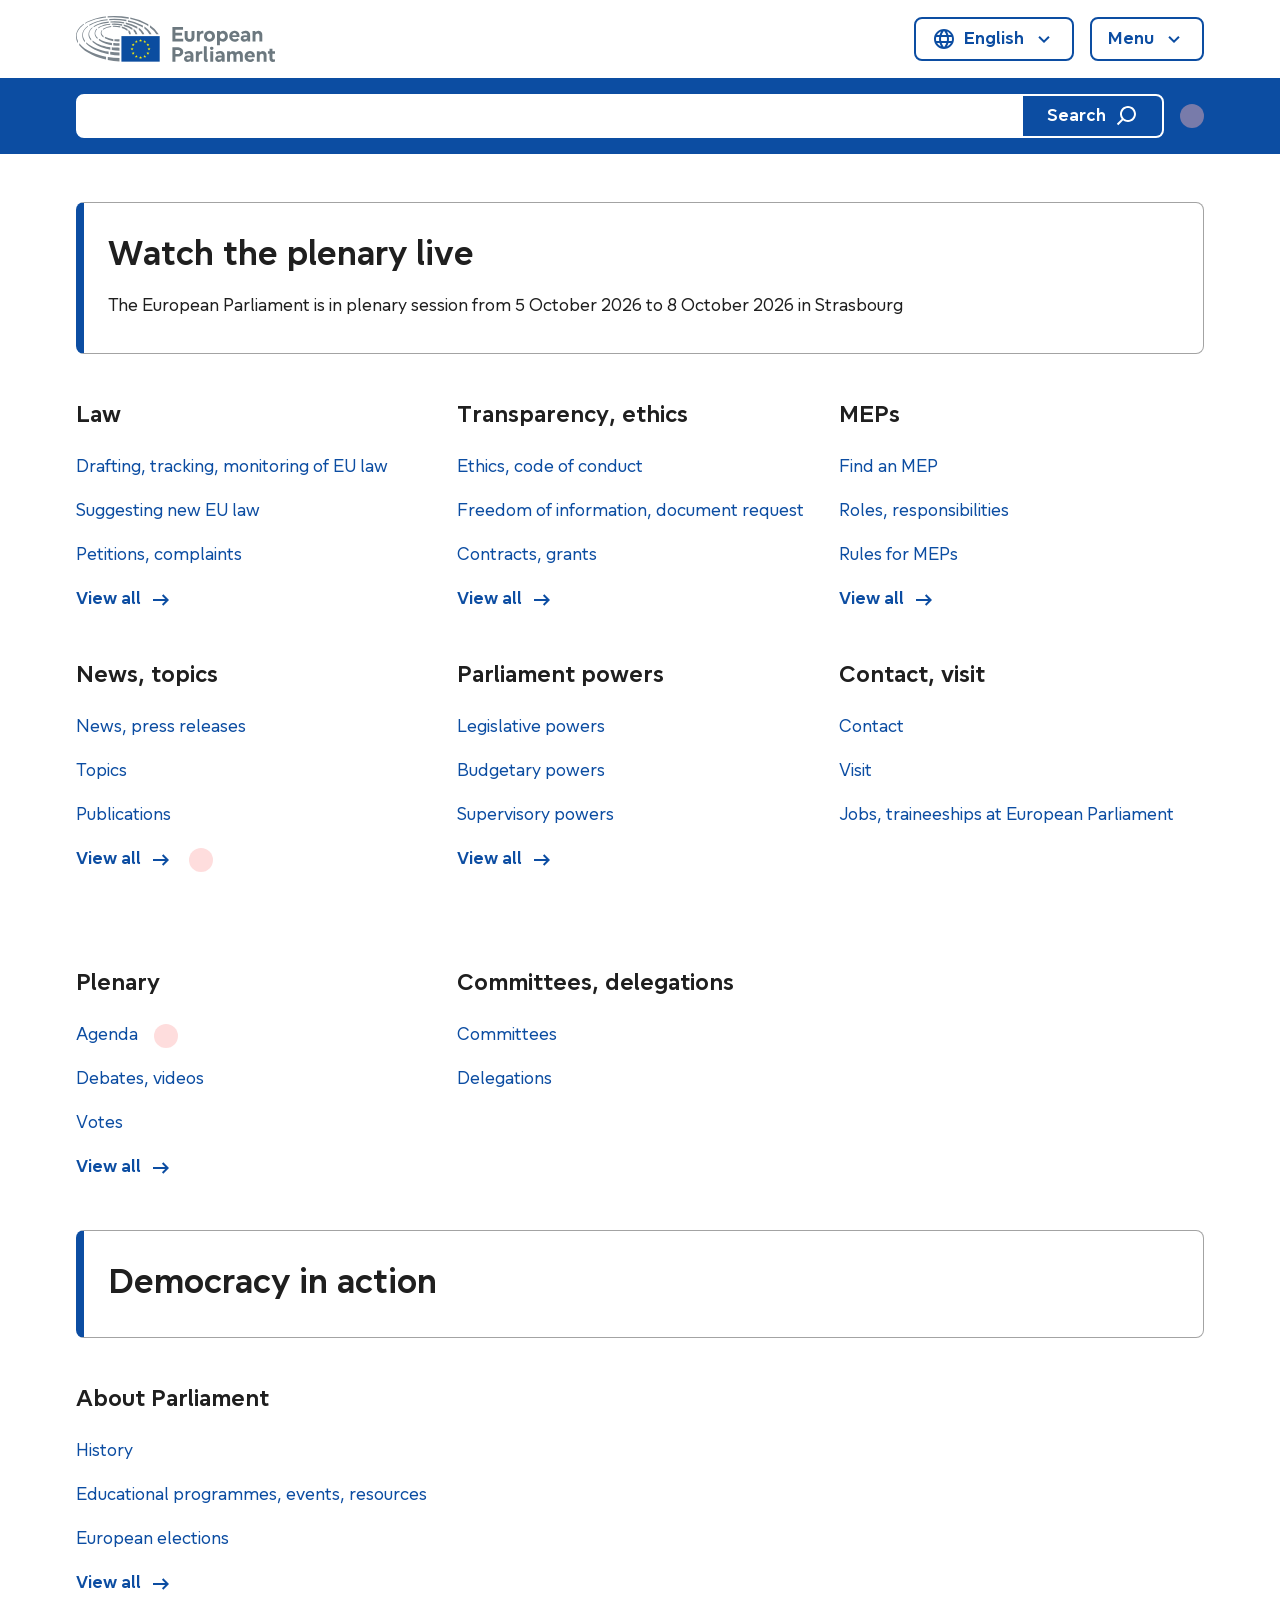
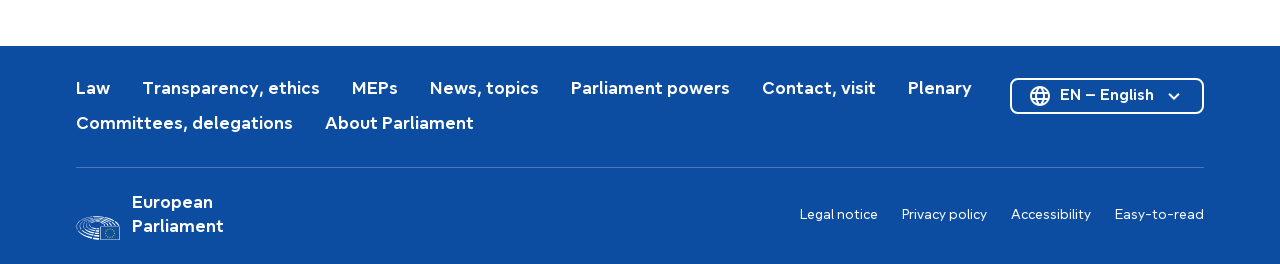
<file: index.html>
<!DOCTYPE html>
<html lang="en">
<head>
<meta charset="UTF-8">
<meta name="robots" content="noindex, nofollow">
<meta name="viewport" content="width=device-width, initial-scale=1">
<title>EP Homepage — EP prototype</title>
<link rel="stylesheet" href="design-system/tokens/colors.css">
<link rel="stylesheet" href="design-system/tokens/spacing.css">
<link rel="stylesheet" href="design-system/tokens/typography.css">
<link rel="stylesheet" href="design-system/tokens/layout.css">
<style>
  * { box-sizing: border-box; }
  body { font-family: var(--ep-font-family); background: var(--ep-white); color: var(--ep-grey-900); margin: 0; }
  a { color: var(--ep-blue-500); }
  .wrap { max-width: 1176px; margin: 0 auto; padding: 0 var(--ep-size-24); }

  .icon { display: inline-block; flex-shrink: 0; fill: currentColor; }
  .icon-24 { width: 24px; height: 24px; }

  /* --- Header: logo left, language + Menu right --- */
  .site-header-inner { display: flex; align-items: center; justify-content: space-between; padding-top: var(--ep-size-16); padding-bottom: var(--ep-size-16); gap: var(--ep-size-16); }
  .logo { display: flex; align-items: center; text-decoration: none; }
  .logo-header { width: 199px; height: 46px; display: block; }
  .site-header-actions { display: flex; align-items: center; gap: var(--ep-size-16); }
  .menu-btn { display: inline-flex; align-items: center; gap: var(--ep-size-8); background: var(--ep-white); border: var(--ep-size-2) solid var(--ep-blue-500); border-radius: var(--ep-radius-xs); padding: var(--ep-padding-2xs) var(--ep-padding-l); font-family: var(--ep-font-family); font-size: var(--ep-body-l-size); font-weight: 600; color: var(--ep-blue-500); cursor: pointer; }
  .menu-btn:hover { color: var(--ep-blue-800); border-color: var(--ep-blue-800); }

  /* --- Search band --- */
  .search-band { background: var(--ep-blue-500); padding: var(--ep-size-16) 0; }
  .search-bar { display: flex; align-items: stretch; min-height: var(--ep-size-44); border: var(--ep-size-2) solid var(--ep-white); border-radius: var(--ep-radius-xs); background: var(--ep-white); overflow: hidden; }
  .search-row { display: flex; align-items: center; } .search-row .search-bar { flex: 1; min-width: 0; } .search-row .click-patch { flex-shrink: 0; }
  .search-bar:focus-within { outline: 2px solid var(--ep-accent-blue-500); outline-offset: 2px; }
  .search-bar input[type="search"] { flex: 1; min-width: 0; border: none; outline: none; background: none; font-family: var(--ep-font-family); font-size: var(--ep-body-l-size); padding: 0 var(--ep-padding-l); color: var(--ep-grey-900); }
  .search-btn { display: inline-flex; align-items: center; gap: var(--ep-size-8); background: var(--ep-blue-500); color: var(--ep-white); border: none; flex-shrink: 0; padding: 0 var(--ep-padding-xl); font-family: var(--ep-font-family); font-size: var(--ep-body-l-size); font-weight: 600; cursor: pointer; }
  .search-btn:hover { background: var(--ep-blue-800); }

  /* --- Highlight banner (Plenary Session / Democracy in action) --- */
  .banner { display: block; border: 1px solid var(--ep-grey-400); border-left: var(--ep-size-8) solid var(--ep-blue-500); border-radius: var(--ep-radius-xs); padding: var(--ep-size-32) var(--ep-size-24); margin: var(--ep-size-48) 0; text-decoration: none; color: var(--ep-grey-900); background: var(--ep-white); }
  a.banner:hover h2 { text-decoration: underline; }
  .banner h2 { margin: 0; font-size: var(--ep-heading-3xl-size); line-height: var(--ep-heading-3xl-line); font-weight: 600; }
  .banner p { margin: var(--ep-size-16) 0 0; font-size: var(--ep-body-l-size); line-height: var(--ep-body-l-line); }

  /* --- Section grid: 3 columns --- */
  .sections { display: grid; grid-template-columns: repeat(3, 1fr); column-gap: var(--ep-grid-gap); row-gap: var(--ep-size-48); }
  .section h2 a { color: inherit; text-decoration: none; }
  .section h2 a:hover { text-decoration: underline; }
  .section h2 { margin: 0 0 var(--ep-size-24); font-size: var(--ep-heading-xl-size); line-height: var(--ep-heading-xl-line); font-weight: 600; }
  .section ul { list-style: none; margin: 0; padding: 0; display: flex; flex-direction: column; gap: var(--ep-size-16); }
  .section li { font-size: var(--ep-body-l-size); line-height: var(--ep-body-l-line); }
  .section li a { text-decoration: none; }
  .section li a:hover { text-decoration: underline; }
  .section .view-all { display: inline-flex; align-items: center; gap: var(--ep-size-8); font-weight: 600; }

  .band { background: var(--ep-white); padding: var(--ep-size-48) 0; }
  .band .banner { margin: var(--ep-size-48) 0; }
  .band .sections + .banner { margin-top: var(--ep-size-48); }
  .top-sections { padding: var(--ep-size-48) 0; }

  /* --- Footer --- */
  .site-footer { background: var(--ep-blue-500); color: var(--ep-white); }
  .footer-top { display: flex; align-items: flex-start; justify-content: space-between; padding-top: var(--ep-size-32); padding-bottom: var(--ep-size-32); gap: var(--ep-size-24); position: relative; }
  .footer-top::after { content: ''; position: absolute; left: var(--ep-size-24); right: var(--ep-size-24); bottom: 0; border-bottom: 1px solid rgba(255,255,255,0.25); } /* hairline = content width */
  .footer-nav { display: flex; flex-direction: column; gap: var(--ep-size-12); }
  .footer-nav-row { display: flex; gap: var(--ep-size-32); flex-wrap: wrap; }
  .footer-nav-row a { color: var(--ep-white); text-decoration: none; font-weight: 600; font-size: var(--ep-body-l-size); }
  .footer-nav-row a:hover { text-decoration: underline; }
  .lang-select { display: inline-flex; align-items: center; gap: var(--ep-size-8); border: 2px solid var(--ep-white); border-radius: var(--ep-radius-xs); padding: var(--ep-padding-3xs) var(--ep-padding-l); font-size: var(--ep-body-m-size); font-weight: 600; color: var(--ep-white); white-space: nowrap; }
  .footer-bottom { display: flex; align-items: center; justify-content: space-between; padding-top: var(--ep-size-24); padding-bottom: var(--ep-size-24); gap: var(--ep-size-24); flex-wrap: wrap; }
  .footer-logo { display: flex; align-items: flex-end; gap: var(--ep-size-12); }
  .footer-logo-mark { height: 24px; width: auto; display: block; }
  .logo-text { display: flex; flex-direction: column; font-weight: 600; font-size: 18px; line-height: 24px; color: var(--ep-white); }
  .footer-links { display: flex; gap: var(--ep-size-24); flex-wrap: wrap; }
  .footer-links a { color: var(--ep-white); text-decoration: none; font-size: var(--ep-body-s-size); }
  .footer-links a:hover { text-decoration: underline; }

  @media (max-width: 800px) {
    .sections { grid-template-columns: 1fr; }
    .site-header-inner { flex-wrap: wrap; }
    .logo-header { width: 160px; height: auto; }
    .footer-top { flex-direction: column; }
  }

  .lbl-short, .logo-mark-only { display: none; }
  /* --- Mobile header (mockup): compact mark, EN + Menu buttons, icon-only search --- */
  @media (max-width: 600px) {
    .site-header-inner { flex-wrap: nowrap; padding-top: var(--ep-size-16); padding-bottom: var(--ep-size-16); }
    .logo-header { display: none; }
    .logo-mark-only { display: block; width: 80px; height: 44px; }
    .site-header-actions { gap: var(--ep-size-16); }
    .menu-btn { padding: var(--ep-padding-2xs) var(--ep-padding-l); }
    .menu-btn .ico-extra, .lbl-full { display: none; }
    .lbl-short { display: inline; }
    .search-btn .btn-label { display: none; }
    .search-btn { padding: 0 var(--ep-size-16); }
  }
  /* demo hint: a small salmon dot right after a link (inline, so it follows the end of the text) */
  .click-patch { display: inline-block; width: 24px; height: 24px; margin-left: var(--ep-size-16); vertical-align: middle; border-radius: 50%; background: color-mix(in srgb, var(--ep-red-200) 45%, transparent); text-decoration: none; cursor: pointer; transition: background-color 120ms ease; }   /* a plain salmon dot, still a link */
  a.click-patch:hover { background: var(--ep-red-500); }   /* clickable: it reacts, same destination as the link before it */
</style>
</head>
<body>

<header class="site-header">
  <div class="wrap">
    <div class="site-header-inner">
      <a class="logo" href="#"><img class="logo-header" src="design-system/logo%20header.svg" alt="European Parliament" width="199" height="46"><img class="logo-mark-only" src="design-system/Ep_logo_mute.svg" alt="European Parliament" width="80" height="44"></a>
      <div class="site-header-actions">
        <button class="menu-btn" type="button" aria-haspopup="true" aria-expanded="false" aria-label="Language">
          <svg class="icon icon-24 ico-extra" viewBox="0 0 24 24" aria-hidden="true"><path d="M11.99,2C6.47,2,1.99,6.48,1.99,12s4.48,10,10,10,10-4.48,10-10S17.52,2,11.99,2ZM18.92,8.01h-2.48c-.34-1.19-.83-2.34-1.47-3.43,1.67.67,3.06,1.89,3.96,3.43ZM19.99,12c0,.69-.1,1.36-.26,2h-2.89c.18-1.33.18-2.67,0-4h2.89c.17.64.26,1.31.26,2ZM11.99,20s-.05,0-.08,0c-1.01-1.21-1.75-2.57-2.23-3.99h4.65c-.48,1.43-1.22,2.78-2.23,3.99-.04,0-.07,0-.11,0ZM9.18,14c-.21-1.32-.21-2.67,0-4h5.65c.21,1.32.21,2.67,0,4h-5.65ZM11.99,4s.07,0,.1,0c1.01,1.22,1.75,2.57,2.23,4h-4.65c.48-1.43,1.22-2.78,2.23-4,.03,0,.06,0,.09,0ZM9.05,4.57c-.65,1.09-1.14,2.25-1.48,3.44h-2.5c.9-1.55,2.3-2.77,3.98-3.44ZM4.26,10.01h2.91c-.18,1.33-.18,2.67,0,4h-2.91c-.17-.64-.26-1.31-.26-2s.1-1.36.26-2ZM5.08,16h2.5c.34,1.19.83,2.35,1.48,3.43-1.68-.67-3.08-1.89-3.98-3.43ZM14.96,19.42c.65-1.09,1.13-2.24,1.47-3.42h2.48c-.89,1.54-2.28,2.75-3.95,3.42Z"/></svg>
          <span class="lbl-full">English</span><span class="lbl-short">EN</span>
          <svg class="icon icon-24 ico-extra" viewBox="0 0 24 24" aria-hidden="true"><polygon points="17.66 10.42 12 16.08 6.34 10.42 7.76 9.01 12 13.25 16.24 9.01 17.66 10.42"/></svg>
        </button>
        <button class="menu-btn" type="button" aria-haspopup="true" aria-expanded="false">Menu
          <svg class="icon icon-24 ico-extra" viewBox="0 0 24 24" aria-hidden="true"><polygon points="17.66 10.42 12 16.08 6.34 10.42 7.76 9.01 12 13.25 16.24 9.01 17.66 10.42"/></svg>
        </button>
      </div>
    </div>
  </div>
</header>

<div class="search-band">
  <div class="wrap">
    <div class="search-row">
    <form class="search-bar" role="search">
      <input type="search" aria-label="Search europarl.eu">
      <button type="submit" class="search-btn" aria-label="Search"><span class="btn-label">Search</span>
        <svg class="icon icon-24" viewBox="0 0 24 24" aria-hidden="true" style="fill:var(--ep-white);"><path d="M13.99,2c-4.42,0-8,3.58-8,8,0,1.85.63,3.55,1.69,4.9l-4.85,4.85,1.41,1.41,4.85-4.85c1.35,1.05,3.05,1.69,4.9,1.69,4.42,0,8-3.58,8-8S18.41,2,13.99,2ZM13.99,16c-3.31,0-6-2.69-6-6s2.69-6,6-6,6,2.69,6,6-2.69,6-6,6Z"/></svg>
      </button>
    </form>
    <a class="click-patch" href="search-all.html" aria-hidden="true" tabindex="-1"></a>
    </div>
  </div>
</div>

<main>
  <div class="wrap">
    <a class="banner" href="agenda-validated.html">
      <h2>Watch the plenary live</h2>
      <p>The European Parliament is in plenary session from 5 October 2026 to 8 October 2026 in Strasbourg</p>
    </a>

    <div class="sections top-sections" style="padding-top:0">
      <section class="section"><h2>Law</h2>
        <ul>
          <li><a href="#">Drafting, tracking, monitoring of EU law</a></li>
          <li><a href="#">Suggesting new EU law</a></li>
          <li><a href="#">Petitions, complaints</a></li>
          <li><a class="view-all" href="#">View all <svg class="icon icon-24" viewBox="0 0 24 24" aria-hidden="true"><polygon points="20 11.01 7.83 11.01 11.08 7.76 9.66 6.35 4 12.01 9.66 17.67 11.07 16.25 7.83 13.01 20 13.01 20 11.01" transform="matrix(-1 0 0 1 24 0)"/></svg></a></li>
        </ul></section>
      <section class="section"><h2>Transparency, ethics</h2>
        <ul>
          <li><a href="#">Ethics, code of conduct</a></li>
          <li><a href="#">Freedom of information, document request</a></li>
          <li><a href="#">Contracts, grants</a></li>
          <li><a class="view-all" href="#">View all <svg class="icon icon-24" viewBox="0 0 24 24" aria-hidden="true"><polygon points="20 11.01 7.83 11.01 11.08 7.76 9.66 6.35 4 12.01 9.66 17.67 11.07 16.25 7.83 13.01 20 13.01 20 11.01" transform="matrix(-1 0 0 1 24 0)"/></svg></a></li>
        </ul></section>
      <section class="section"><h2>MEPs</h2>
        <ul>
          <li><a href="#">Find an MEP</a></li>
          <li><a href="#">Roles, responsibilities</a></li>
          <li><a href="#">Rules for MEPs</a></li>
          <li><a class="view-all" href="#">View all <svg class="icon icon-24" viewBox="0 0 24 24" aria-hidden="true"><polygon points="20 11.01 7.83 11.01 11.08 7.76 9.66 6.35 4 12.01 9.66 17.67 11.07 16.25 7.83 13.01 20 13.01 20 11.01" transform="matrix(-1 0 0 1 24 0)"/></svg></a></li>
        </ul></section>
      <section class="section"><h2><a href="news-topics.html">News, topics</a></h2>
        <ul>
          <li><a href="#">News, press releases</a></li>
          <li><a href="#">Topics</a></li>
          <li><a href="#">Publications</a></li>
          <li><a class="view-all" href="news-topics.html">View all <svg class="icon icon-24" viewBox="0 0 24 24" aria-hidden="true"><polygon points="20 11.01 7.83 11.01 11.08 7.76 9.66 6.35 4 12.01 9.66 17.67 11.07 16.25 7.83 13.01 20 13.01 20 11.01" transform="matrix(-1 0 0 1 24 0)"/></svg></a><a class="click-patch" href="news-topics.html" aria-hidden="true" tabindex="-1"></a></li>
        </ul></section>
      <section class="section"><h2>Parliament powers</h2>
        <ul>
          <li><a href="#">Legislative powers</a></li>
          <li><a href="#">Budgetary powers</a></li>
          <li><a href="#">Supervisory powers</a></li>
          <li><a class="view-all" href="#">View all <svg class="icon icon-24" viewBox="0 0 24 24" aria-hidden="true"><polygon points="20 11.01 7.83 11.01 11.08 7.76 9.66 6.35 4 12.01 9.66 17.67 11.07 16.25 7.83 13.01 20 13.01 20 11.01" transform="matrix(-1 0 0 1 24 0)"/></svg></a></li>
        </ul></section>
      <section class="section"><h2>Contact, visit</h2>
        <ul>
          <li><a href="#">Contact</a></li>
          <li><a href="#">Visit</a></li>
          <li><a href="#">Jobs, traineeships at European Parliament</a></li>
        </ul></section>
    </div>
  </div>

  <div class="band">
    <div class="wrap">
      <div class="sections">
        <section class="section"><h2>Plenary</h2>
          <ul>
            <li><a href="agenda-validated.html">Agenda</a><a class="click-patch" href="agenda-validated.html" aria-hidden="true" tabindex="-1"></a></li>
            <li><a href="#">Debates, videos</a></li>
            <li><a href="#">Votes</a></li>
            <li><a class="view-all" href="#">View all <svg class="icon icon-24" viewBox="0 0 24 24" aria-hidden="true"><polygon points="20 11.01 7.83 11.01 11.08 7.76 9.66 6.35 4 12.01 9.66 17.67 11.07 16.25 7.83 13.01 20 13.01 20 11.01" transform="matrix(-1 0 0 1 24 0)"/></svg></a></li>
          </ul></section>
        <section class="section"><h2>Committees, delegations</h2>
          <ul>
            <li><a href="#">Committees</a></li>
            <li><a href="#">Delegations</a></li>
          </ul></section>
      </div>

      <a class="banner" href="#"><h2>Democracy in action</h2></a>

      <div class="sections">
        <section class="section"><h2>About Parliament</h2>
          <ul>
            <li><a href="#">History</a></li>
            <li><a href="#">Educational programmes, events, resources</a></li>
            <li><a href="#">European elections</a></li>
            <li><a class="view-all" href="#">View all <svg class="icon icon-24" viewBox="0 0 24 24" aria-hidden="true"><polygon points="20 11.01 7.83 11.01 11.08 7.76 9.66 6.35 4 12.01 9.66 17.67 11.07 16.25 7.83 13.01 20 13.01 20 11.01" transform="matrix(-1 0 0 1 24 0)"/></svg></a></li>
          </ul></section>
      </div>
    </div>
  </div>
</main>

<footer class="site-footer">
  <div class="wrap footer-top">
    <div class="footer-nav">
      <div class="footer-nav-row">
        <a href="#">Law</a><a href="#">Transparency, ethics</a><a href="#">MEPs</a><a href="news-topics.html">News, topics</a><a href="#">Parliament powers</a><a href="#">Contact, visit</a><a href="#">Plenary</a>
      </div>
      <div class="footer-nav-row">
        <a href="#">Committees, delegations</a><a href="#">About Parliament</a>
      </div>
    </div>
    <div class="lang-select">
      <svg class="icon icon-24" viewBox="0 0 24 24" aria-hidden="true"><path d="M11.99,2C6.47,2,1.99,6.48,1.99,12s4.48,10,10,10,10-4.48,10-10S17.52,2,11.99,2ZM18.92,8.01h-2.48c-.34-1.19-.83-2.34-1.47-3.43,1.67.67,3.06,1.89,3.96,3.43ZM19.99,12c0,.69-.1,1.36-.26,2h-2.89c.18-1.33.18-2.67,0-4h2.89c.17.64.26,1.31.26,2ZM11.99,20s-.05,0-.08,0c-1.01-1.21-1.75-2.57-2.23-3.99h4.65c-.48,1.43-1.22,2.78-2.23,3.99-.04,0-.07,0-.11,0ZM9.18,14c-.21-1.32-.21-2.67,0-4h5.65c.21,1.32.21,2.67,0,4h-5.65ZM11.99,4s.07,0,.1,0c1.01,1.22,1.75,2.57,2.23,4h-4.65c.48-1.43,1.22-2.78,2.23-4,.03,0,.06,0,.09,0ZM9.05,4.57c-.65,1.09-1.14,2.25-1.48,3.44h-2.5c.9-1.55,2.3-2.77,3.98-3.44ZM4.26,10.01h2.91c-.18,1.33-.18,2.67,0,4h-2.91c-.17-.64-.26-1.31-.26-2s.1-1.36.26-2ZM5.08,16h2.5c.34,1.19.83,2.35,1.48,3.43-1.68-.67-3.08-1.89-3.98-3.43ZM14.96,19.42c.65-1.09,1.13-2.24,1.47-3.42h2.48c-.89,1.54-2.28,2.75-3.95,3.42Z"/></svg>
      EN – English
      <svg class="icon icon-24" viewBox="0 0 24 24" aria-hidden="true"><polygon points="17.66 10.42 12 16.08 6.34 10.42 7.76 9.01 12 13.25 16.24 9.01 17.66 10.42"/></svg>
    </div>
  </div>
  <div class="wrap footer-bottom">
    <div class="footer-logo">
      <img class="footer-logo-mark" src="design-system/EP_logo_mute_white.svg" alt="">
      <span class="logo-text"><span>European</span><span>Parliament</span></span>
    </div>
    <div class="footer-links">
      <a href="#">Legal notice</a><a href="#">Privacy policy</a><a href="#">Accessibility</a><a href="#">Easy-to-read</a>
    </div>
  </div>
</footer>

<script>document.querySelectorAll('form[role="search"]').forEach(function(f){f.addEventListener("submit",function(e){e.preventDefault();location.href="search-all.html";});});document.querySelectorAll(".search-icon-btn").forEach(function(b){b.addEventListener("click",function(){location.href="search-all.html";});});</script>
</body>
</html>
</file>
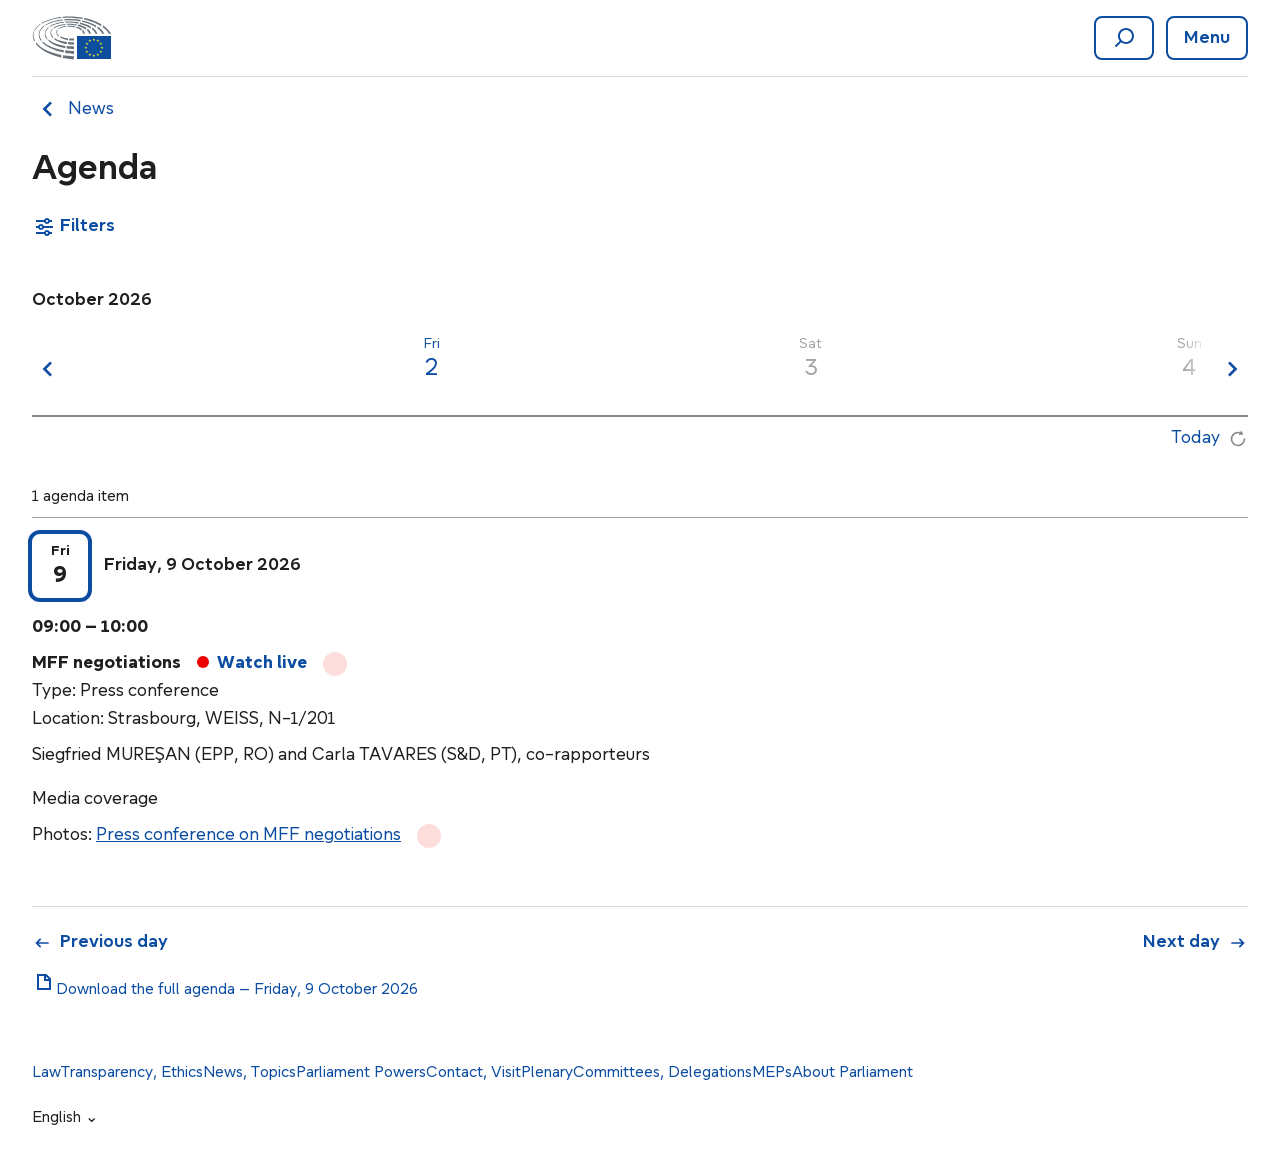
<file: agenda-validated-mobile.html>
<!DOCTYPE html>
<html lang="en">
<head>
<meta charset="UTF-8">
<meta name="robots" content="noindex, nofollow">
<meta name="viewport" content="width=380">
<title>EP Agenda — Validated version — Mobile (380px)</title>
<script>
  // Back to the desktop agenda when the window grows again — only if we got here from the desktop page (a mobile page opened directly stays mobile)
  (function () {
    var back = function () {
      var auto = false; try { auto = sessionStorage.getItem('agAutoMobile') === '1'; } catch (e) {}
      if (!auto) return;
      try { sessionStorage.removeItem('agAutoMobile'); } catch (e) {}
      location.replace('agenda-validated.html' + location.search + location.hash);
    };
    if (window.innerWidth >= 700) back();
    window.matchMedia('(min-width: 700px)').addEventListener('change', function (e) { if (e.matches) back(); });
  })();
</script>
<link rel="stylesheet" href="design-system/tokens/colors.css">
<link rel="stylesheet" href="design-system/tokens/spacing.css">
<link rel="stylesheet" href="design-system/tokens/typography.css">
<link rel="stylesheet" href="design-system/tokens/layout.css">
<link rel="stylesheet" href="agenda-components.css?v=82">
<link rel="stylesheet" href="agenda-validated.css?v=132">
<style>
  /* full-width page, no grey margins: the mobile layout fills whatever (narrow) window it is shown in */
  html, body { background: var(--ep-white); }
  body { margin: 0; }
  .m-frame { width: 100%; background: var(--ep-white); overflow: hidden; }
  .m-pad { padding-left: var(--ep-size-32); padding-right: var(--ep-size-32); }
  .m-header { display: flex; align-items: center; justify-content: space-between; padding-top: var(--ep-size-16); padding-bottom: var(--ep-size-16); }
  .m-header img { height: 44px; display: block; }
  .m-btns { display: flex; gap: var(--ep-size-12); }
  .m-btn { min-width: 44px; height: 44px; background: var(--ep-white); border: 2px solid var(--ep-blue-500); border-radius: var(--ep-radius-xs); color: var(--ep-blue-500); font-size: var(--ep-body-l-size); font-weight: 600; display: flex; align-items: center; justify-content: center; padding: 0 var(--ep-padding-l); }
  .m-sep { border-top: 1px solid var(--ep-grey-200); }
  .m-back { display: flex; align-items: center; gap: var(--ep-size-4); padding: var(--ep-size-16) 0; font-size: var(--ep-body-l-size); }
  h1 { margin: var(--ep-size-8) 0 var(--ep-size-24); font-size: var(--ep-heading-3xl-size); } /* 24px H1 -> Filters (redline) */
  .day-accordion-header { padding: var(--ep-size-16) 0; }
  .day-accordion-title { font-size: var(--ep-body-l-size); line-height: var(--ep-body-l-line); }
  /* Redline: Filters row is 24px high; 48px from Filters to the month label (24px to the panel when it is open) */
  /* Filters = full-screen cover-up on mobile (never an inline expand — hence no chevron on the toggle) */
  .m-filters-panel { position: fixed; top: 0; bottom: 0; left: 50%; transform: translateX(-50%); width: min(380px, 100%); background: var(--ep-white); z-index: 100; display: flex; flex-direction: column; }
  .m-filters-panel[hidden] { display: none; }
  .m-panel-header { display: flex; align-items: center; justify-content: space-between; padding: var(--ep-size-16) var(--ep-size-32); border-bottom: 1px solid var(--ep-grey-200); flex-shrink: 0; }
  .m-panel-back { appearance: none; background: none; border: none; cursor: pointer; display: inline-flex; align-items: center; gap: var(--ep-size-4); padding: 0; margin-left: calc(-1 * var(--ep-size-8)); font-family: var(--ep-font-family); font-size: var(--ep-body-l-size); font-weight: 600; color: var(--ep-blue-500); }
  .m-panel-back:hover { color: var(--ep-blue-800); }
  .m-panel-body { flex: 1; overflow-y: auto; padding: var(--ep-size-24) var(--ep-size-32) var(--ep-size-32); }
  .m-panel-footer { flex-shrink: 0; display: flex; align-items: center; gap: var(--ep-size-16); padding: var(--ep-size-16) var(--ep-size-32); border-top: 1px solid var(--ep-grey-200); }
  .m-panel-footer .m-cta { flex: 1; width: auto; }
  .m-panel-footer .click-patch { margin: 0; }
  .m-cta { appearance: none; width: 100%; height: 52px; margin: 0; border: none; border-radius: var(--ep-radius-xs); background: var(--ep-blue-500); color: var(--ep-white); font-family: var(--ep-font-family); font-size: var(--ep-body-l-size); font-weight: 700; cursor: pointer; }
  .m-cta:hover { background: var(--ep-blue-800); }
  .ftoggle { height: var(--ep-size-24); line-height: var(--ep-size-24); font-weight: 600; font-size: var(--ep-body-l-size); display: flex; align-items: center; margin-bottom: var(--ep-size-48); }
  .ag-month { margin-top: 0; }
  .pagination { gap: var(--ep-gap-s); } .nav-btn { padding: var(--ep-padding-3xs) var(--ep-gap-s); } .nav-label { display: none; } /* mobile pagination: arrows only */
  body.is-range .ag-range { margin-top: 0; } /* Filters already carries the 48px */
  body.is-range .ag-back { margin-top: var(--ep-size-16); }
  .ag-back { font-size: var(--ep-body-l-size); display: inline-flex; align-items: center; gap: var(--ep-size-8); margin-bottom: var(--ep-size-8); }
  .ag-day { flex-basis: calc(100% / 3); } /* 3 days visible on mobile */
  .ag-foot { display: flex; justify-content: space-between; padding-top: var(--ep-size-24); font-size: var(--ep-body-l-size); font-weight: 600; }
  .ag-foot a { display: inline-flex; align-items: center; gap: var(--ep-size-8); }
  .ag-footer { margin-top: var(--ep-size-32); padding-top: var(--ep-size-32); padding-bottom: var(--ep-size-32); }
  .ag-footer-nav { margin-bottom: var(--ep-size-24); }
</style>
</head>
<body>
<div class="m-frame">
  <header class="m-header m-pad">
    <a href="mobile-frame.html?p=homepage.html" aria-label="European Parliament — home"><img src="design-system/Ep_logo_mute.svg" alt="European Parliament"></a>
    <div class="m-btns"><button class="m-btn" type="button" aria-label="Search"><svg class="icon icon-24" viewBox="0 0 24 24"><path d="M13.99,2c-4.42,0-8,3.58-8,8,0,1.85.63,3.55,1.69,4.9l-4.85,4.85,1.41,1.41,4.85-4.85c1.35,1.05,3.05,1.69,4.9,1.69,4.42,0,8-3.58,8-8S18.41,2,13.99,2ZM13.99,16c-3.31,0-6-2.69-6-6s2.69-6,6-6,6,2.69,6,6-2.69,6-6,6Z"/></svg></button><button class="m-btn" type="button">Menu</button></div>
  </header>
  <div class="m-pad">
    <div class="m-sep"></div>
    <a class="m-back" href="#"><svg class="icon icon-32" viewBox="0 0 24 24"><polygon points="13.58 6.33 7.92 11.99 13.58 17.65 14.99 16.24 10.75 11.99 14.99 7.75 13.58 6.33"/></svg> News</a>
    <h1>Agenda</h1>
    <button class="ag-link-btn ftoggle" id="agFiltersToggle" type="button" aria-haspopup="dialog" aria-controls="agFilters"><svg class="icon icon-24" viewBox="0 0 24 24"><path d="M20.01,17.01h-2.19c-.41-1.16-1.51-2-2.82-2s-2.4.84-2.82,2H4v2h8.18c.41,1.16,1.51,2,2.82,2s2.4-.84,2.82-2h2.19v-2ZM15,19.01c-.55,0-1-.45-1-1s.45-1,1-1,1,.45,1,1-.45,1-1,1Z"/><path d="M21,11.01h-9.18c-.41-1.16-1.51-2-2.82-2s-2.4.84-2.82,2h-2.18v2h2.18c.41,1.16,1.51,2,2.82,2s2.4-.84,2.82-2h9.18v-2ZM9,13.01c-.55,0-1-.45-1-1s.45-1,1-1,1,.45,1,1-.45,1-1,1Z"/><path d="M20.01,5.01h-2.19c-.41-1.16-1.51-2-2.82-2s-2.4.84-2.82,2H4v2h8.18c.41,1.16,1.51,2,2.82,2s2.4-.84,2.82-2h2.19v-2ZM15,7.01c-.55,0-1-.45-1-1s.45-1,1-1,1,.45,1,1-.45,1-1,1Z"/></svg> Filters</button>

    <aside class="m-filters-panel" id="agFilters" role="dialog" aria-modal="true" aria-label="Filters" hidden>
      <div class="m-panel-header">
        <button class="m-panel-back" id="agFiltersBack" type="button"><svg class="icon icon-32" viewBox="0 0 24 24" aria-hidden="true"><polygon points="13.58 6.33 7.92 11.99 13.58 17.65 14.99 16.24 10.75 11.99 14.99 7.75 13.58 6.33"/></svg>Back</button>
        <a href="#" id="agClear" hidden>Clear filters ✕</a>
      </div>
      <div class="m-panel-body">
        <div class="ag-filter-group" role="radiogroup" aria-label="Agenda view">
        <label class="ag-opt"><input type="radio" name="agView" value="all" checked> All events</label>
        <label class="ag-opt"><input type="radio" name="agView" value="highlights"> Highlights</label></div>
        <div class="ag-filter-group"><h3>Event types</h3><div id="agTypes"></div></div>
        <div class="ag-filter-group"><h3>Date</h3>
        <div class="ag-field"><label class="ag-field-label" for="agFrom">From</label>
          <div class="dp-native-control"><input type="date" id="agFrom" class="dp-native-input"><span class="dp-native-icon" aria-hidden="true"><svg class="icon icon-20" viewBox="0 0 24 24"><path d="M16,5.01v-1h-2v1h-4v-1h-2v1h-3.99v15h15.99V5.01h-4ZM8,7.01v1h2v-1h4v1h2v-1h2v2H6.02v-2h1.99ZM6.02,18.01v-7h11.99v7H6.02Z"/></svg></span></div></div>
        <div class="ag-field"><label class="ag-field-label" for="agTo">To</label>
          <div class="dp-native-control"><input type="date" id="agTo" class="dp-native-input"><span class="dp-native-icon" aria-hidden="true"><svg class="icon icon-20" viewBox="0 0 24 24"><path d="M16,5.01v-1h-2v1h-4v-1h-2v1h-3.99v15h15.99V5.01h-4ZM8,7.01v1h2v-1h4v1h2v-1h2v2H6.02v-2h1.99ZM6.02,18.01v-7h11.99v7H6.02Z"/></svg></span></div></div></div>
      </div>
      <div class="m-panel-footer"><button class="m-cta" id="agShow" type="button">Show results</button><button class="click-patch" type="button" data-for="agShow" aria-hidden="true" tabindex="-1"></button></div>
    </aside>

    <p class="ag-month" id="agMonth"></p>
    <div class="ag-week" id="agWeekNav">
      <button class="ag-week-arrow" id="agPrevWeek" type="button" aria-label="Previous week"><svg class="icon icon-32" viewBox="0 0 24 24"><polygon points="13.58 6.33 7.92 11.99 13.58 17.65 14.99 16.24 10.75 11.99 14.99 7.75 13.58 6.33"/></svg></button>
      <div class="ag-week-days" id="agWeekDays"></div>
      <button class="ag-week-arrow" id="agNextWeek" type="button" aria-label="Next week"><svg class="icon icon-32" viewBox="0 0 24 24"><polygon points="10.42 6.33 16.08 11.99 10.42 17.65 9.01 16.24 13.25 11.99 9.01 7.75 10.42 6.33"/></svg></button>
    </div>
      <div class="ag-today-row"><button class="ag-center" id="agCenter" type="button" aria-label="Center on today"><span>Today</span><svg class="icon icon-20 ag-center-icon" viewBox="0 0 24 24" aria-hidden="true"><path d="M19.77 11.32A7.8 7.8 0 1 1 15.66 5.11" fill="none" stroke="currentColor" stroke-width="2" stroke-linecap="butt"/><path d="M18.58 6.66L12.93 7.06L15.75 1.76Z" fill="currentColor" stroke="none"/></svg></button></div>
    <h2 class="ag-range" id="agRange" hidden></h2>
    <a href="#" class="ag-back" id="agBack" hidden><svg class="icon icon-20" viewBox="0 0 24 24"><polygon points="20 11.01 7.83 11.01 11.08 7.76 9.66 6.35 4 12.01 9.66 17.67 11.07 16.25 7.83 13.01 20 13.01 20 11.01"/></svg> Back to single day</a>
    <div class="ag-meta"><p class="ag-count" id="agCount"></p></div>
      <hr class="divider" id="agRule">
    <div id="agList"></div>
    <nav class="pagination" id="agPager" aria-label="Pagination" hidden></nav>
    <nav class="ag-foot" id="agFoot" aria-label="Day navigation"></nav>
    <p class="ag-download"><svg class="icon icon-24" viewBox="0 0 24 24" style="color:var(--ep-blue-500)"><path d="M14.41,4.01H5v16h14v-11.41l-4.59-4.59ZM14,6.42l2.59,2.59h-2.59v-2.59ZM7,18.01V6.01h5s0,5,0,5h5v7H7Z"/></svg><a href="#" id="agDownload"></a></p>
  </div>
  <footer class="ag-footer m-pad">
    <div class="ag-footer-nav"><a href="#">Law</a><a href="#">Transparency, Ethics</a><a href="#">News, Topics</a><a href="#">Parliament Powers</a><a href="#">Contact, Visit</a><a href="#">Plenary</a><a href="#">Committees, Delegations</a><a href="#">MEPs</a><a href="#">About Parliament</a></div>
    <span class="ag-lang">English ⌄</span>
  </footer>
</div>
<script src="agenda-validated.js?v=132"></script>
</body>
</html>
</file>
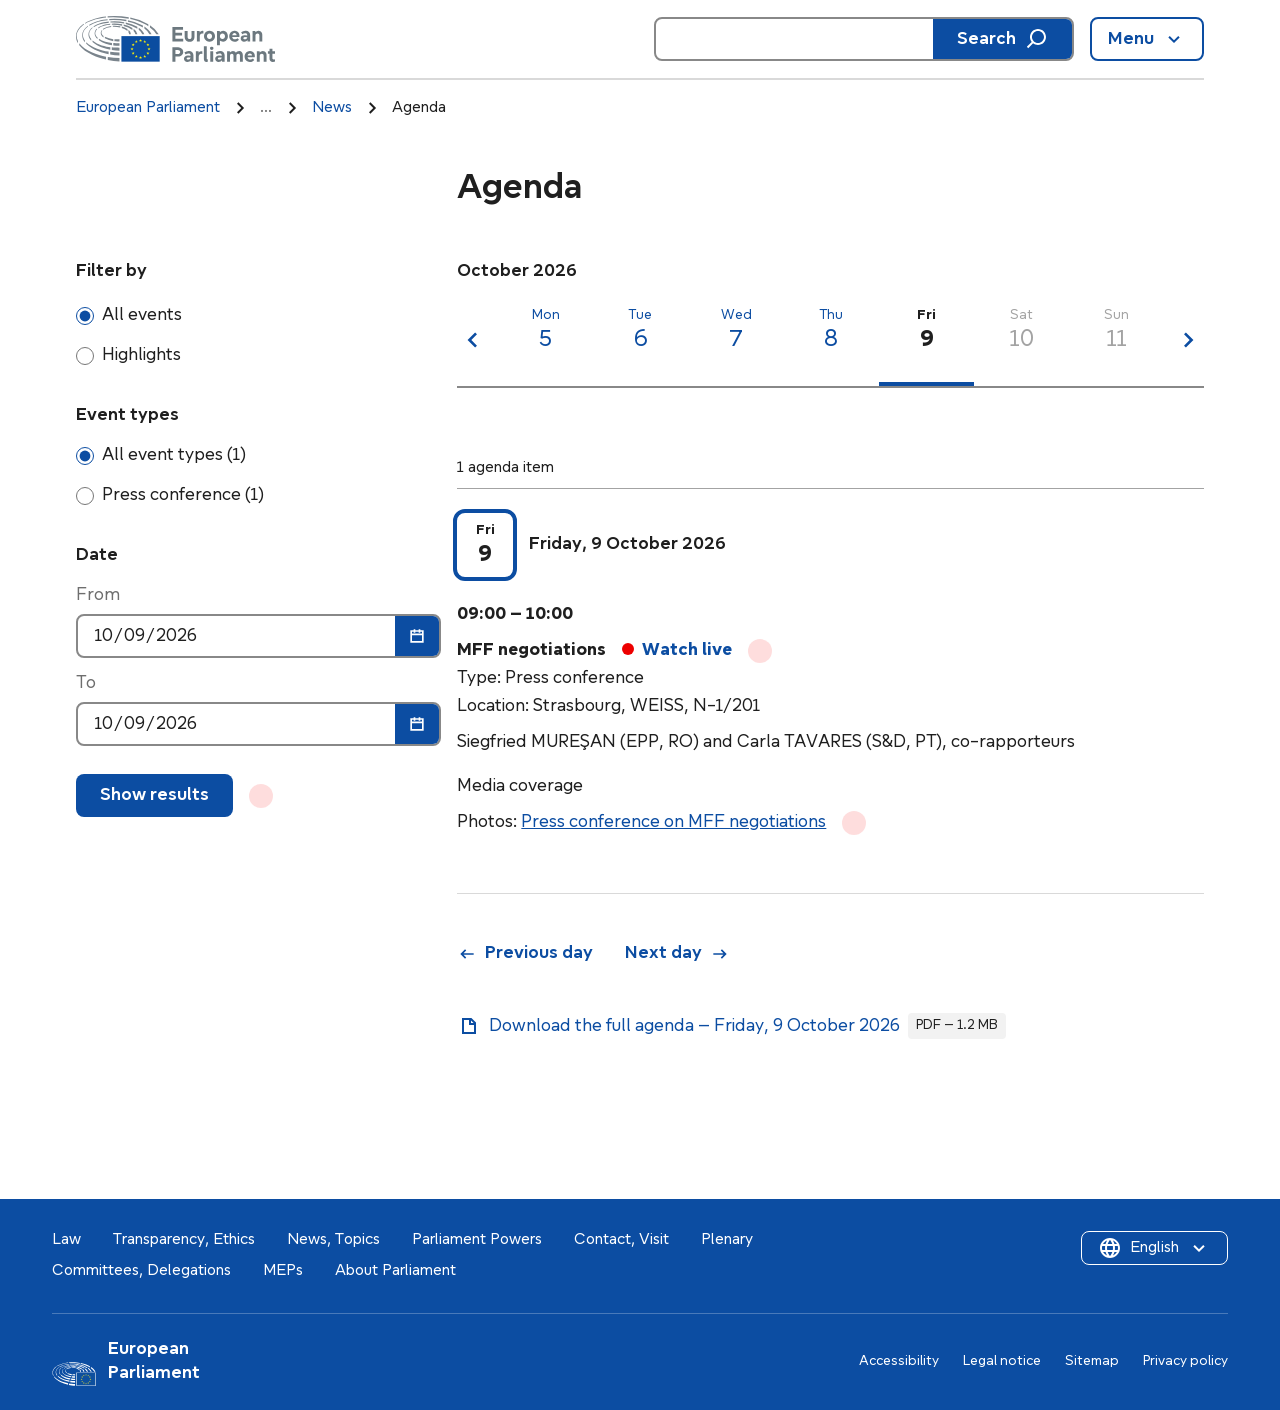
<file: agenda-validated.html>
<!DOCTYPE html>
<html lang="en">
<head>
<meta charset="UTF-8">
<meta name="robots" content="noindex, nofollow">
<meta name="viewport" content="width=device-width, initial-scale=1">
<title>EP Agenda — Validated version — Desktop</title>
<script>
  // Responsive hand-over: below 700px the desktop agenda switches to the mobile agenda (on load and when the window is resized); the mobile page switches back when the window grows again.
  (function () {
    var go = function () {
      try { sessionStorage.setItem('agAutoMobile', '1'); } catch (e) {}
      location.replace('agenda-validated-mobile.html' + location.search + location.hash);
    };
    if (window.innerWidth < 700) go();
    window.matchMedia('(max-width: 699px)').addEventListener('change', function (e) { if (e.matches) go(); });
  })();
</script>
<link rel="stylesheet" href="design-system/tokens/colors.css">
<link rel="stylesheet" href="design-system/tokens/spacing.css">
<link rel="stylesheet" href="design-system/tokens/typography.css">
<link rel="stylesheet" href="design-system/tokens/layout.css">
<link rel="stylesheet" href="agenda-components.css?v=3">
<link rel="stylesheet" href="agenda-validated.css?v=132">
<style>
  .layout { display: grid; grid-template-columns: repeat(12, 1fr); gap: var(--ep-grid-gap); align-items: start; }
  .side { grid-column: span 4; margin-top: calc(var(--ep-size-48) + var(--ep-heading-3xl-line) + var(--ep-size-48)); } /* H1 block + the 48px above the month label, so "Filter by" sits level with "May 2026" */
  .main { grid-column: span 8; }
  .side-top { display: flex; justify-content: flex-start; gap: var(--ep-size-24); align-items: baseline; margin-bottom: var(--ep-size-16); }
  .ag-back { font-size: var(--ep-body-l-size); display: inline-flex; align-items: center; gap: var(--ep-size-8); margin-bottom: var(--ep-size-8); }
</style>
</head>
<body>
<header class="site-header">
    <div class="wrap">
      <div class="site-header-inner">
        <a class="logo" href="homepage.html">
          <img class="logo-header" src="design-system/logo%20header.svg" alt="European Parliament" width="199" height="46">
        </a>
        <div class="site-header-actions">
          <form class="search-bar search-bar--header" role="search">
            <input type="search" aria-label="Search europarl.eu">
            <button type="submit" class="search-btn">Search
              <svg class="icon icon-24" viewBox="0 0 24 24" style="fill:var(--ep-white);"><path d="M13.99,2c-4.42,0-8,3.58-8,8,0,1.85.63,3.55,1.69,4.9l-4.85,4.85,1.41,1.41,4.85-4.85c1.35,1.05,3.05,1.69,4.9,1.69,4.42,0,8-3.58,8-8S18.41,2,13.99,2ZM13.99,16c-3.31,0-6-2.69-6-6s2.69-6,6-6,6,2.69,6,6-2.69,6-6,6Z"/></svg>
            </button>
          </form>
          <button class="menu-btn" type="button" aria-haspopup="true" aria-expanded="false">Menu
            <svg class="icon icon-24" viewBox="0 0 24 24" aria-hidden="true"><polygon points="17.66 10.42 12 16.08 6.34 10.42 7.76 9.01 12 13.25 16.24 9.01 17.66 10.42"/></svg>
          </button>
        </div>
      </div>
    </div>
  </header>
<div class="wrap">
  <div class="breadcrumb">
      <a href="homepage.html">European Parliament</a>
      <span class="crumb-sep"><svg class="icon icon-24" viewBox="0 0 24 24"><polygon points="10.42 6.33 16.08 11.99 10.42 17.65 9.01 16.24 13.25 11.99 9.01 7.75 10.42 6.33"/></svg></span>
      <span class="crumb-ellipsis">&hellip;</span>
      <span class="crumb-sep"><svg class="icon icon-24" viewBox="0 0 24 24"><polygon points="10.42 6.33 16.08 11.99 10.42 17.65 9.01 16.24 13.25 11.99 9.01 7.75 10.42 6.33"/></svg></span>
      <a href="news-topics.html">News</a>
      <span class="crumb-sep"><svg class="icon icon-24" viewBox="0 0 24 24"><polygon points="10.42 6.33 16.08 11.99 10.42 17.65 9.01 16.24 13.25 11.99 9.01 7.75 10.42 6.33"/></svg></span>
      <span>Agenda</span>
    </div>

  <div class="layout">
    <aside class="side ag-filters" id="agFilters">
      <div class="side-top"><h2>Filter by</h2><a href="#" id="agClear" hidden>Clear filters ✕</a></div>
      <div class="ag-filter-group" role="radiogroup" aria-label="Agenda view">
        <label class="ag-opt"><input type="radio" name="agView" value="all" checked> All events</label>
        <label class="ag-opt"><input type="radio" name="agView" value="highlights"> Highlights</label>
      </div>
      <div class="ag-filter-group">
        <h3>Event types</h3>
        <div id="agTypes"></div>
      </div>
      <div class="ag-filter-group">
        <h3>Date</h3>
        <div class="ag-field"><label class="ag-field-label" for="agFrom">From</label>
          <div class="dp-native-control"><input type="date" id="agFrom" class="dp-native-input"><span class="dp-native-icon" aria-hidden="true"><svg class="icon icon-20" viewBox="0 0 24 24"><path d="M16,5.01v-1h-2v1h-4v-1h-2v1h-3.99v15h15.99V5.01h-4ZM8,7.01v1h2v-1h4v1h2v-1h2v2H6.02v-2h1.99ZM6.02,18.01v-7h11.99v7H6.02Z"/></svg></span></div></div>
        <div class="ag-field"><label class="ag-field-label" for="agTo">To</label>
          <div class="dp-native-control"><input type="date" id="agTo" class="dp-native-input"><span class="dp-native-icon" aria-hidden="true"><svg class="icon icon-20" viewBox="0 0 24 24"><path d="M16,5.01v-1h-2v1h-4v-1h-2v1h-3.99v15h15.99V5.01h-4ZM8,7.01v1h2v-1h4v1h2v-1h2v2H6.02v-2h1.99ZM6.02,18.01v-7h11.99v7H6.02Z"/></svg></span></div></div>
        <button class="ag-btn" id="agShow" type="button">Show results</button><button class="click-patch" type="button" data-for="agShow" aria-hidden="true" tabindex="-1"></button>
      </div>
    </aside>

    <main class="main">
      <h1>Agenda</h1>
      <p class="ag-month" id="agMonth"></p>
      <div class="ag-week" id="agWeekNav">
        <button class="ag-week-arrow" id="agPrevWeek" type="button" aria-label="Previous week"><svg class="icon icon-32" viewBox="0 0 24 24"><polygon points="13.58 6.33 7.92 11.99 13.58 17.65 14.99 16.24 10.75 11.99 14.99 7.75 13.58 6.33"/></svg></button>
        <div class="ag-week-days" id="agWeekDays"></div>
        <button class="ag-week-arrow" id="agNextWeek" type="button" aria-label="Next week"><svg class="icon icon-32" viewBox="0 0 24 24"><polygon points="10.42 6.33 16.08 11.99 10.42 17.65 9.01 16.24 13.25 11.99 9.01 7.75 10.42 6.33"/></svg></button>
      </div>
      <div class="ag-today-row"><button class="ag-center" id="agCenter" type="button" aria-label="Center on today"><span>Today</span><svg class="icon icon-20 ag-center-icon" viewBox="0 0 24 24" aria-hidden="true"><path d="M19.77 11.32A7.8 7.8 0 1 1 15.66 5.11" fill="none" stroke="currentColor" stroke-width="2" stroke-linecap="butt"/><path d="M18.58 6.66L12.93 7.06L15.75 1.76Z" fill="currentColor" stroke="none"/></svg></button></div>
      <h2 class="ag-range" id="agRange" hidden></h2>
      <a href="#" class="ag-back" id="agBack" hidden><svg class="icon icon-20" viewBox="0 0 24 24"><polygon points="20 11.01 7.83 11.01 11.08 7.76 9.66 6.35 4 12.01 9.66 17.67 11.07 16.25 7.83 13.01 20 13.01 20 11.01"/></svg> Back to single day</a>
      <div class="ag-meta"><p class="ag-count" id="agCount"></p></div>
      <hr class="divider" id="agRule">
      <div id="agList"></div>
      <nav class="pagination" id="agPager" aria-label="Pagination" hidden></nav>
      <nav class="day-nav" id="agFoot" aria-label="Day navigation"></nav>
      <div class="download-line">
        <svg class="icon icon-24" viewBox="0 0 24 24"><path d="M14.41,4.01H5v16h14v-11.41l-4.59-4.59ZM14,6.42l2.59,2.59h-2.59v-2.59ZM7,18.01V6.01h5s0,5,0,5h5v7H7Z"/></svg>
        <a href="#" id="agDownload"></a>
        <span class="file-size">PDF &ndash; 1.2 MB</span>
      </div>
    </main>
  </div>
</div>
<footer class="site-footer">
    <div class="wrap footer-top">
      <div class="footer-nav">
        <div class="footer-nav-row">
          <a href="#">Law</a>
          <a href="#">Transparency, Ethics</a>
          <a href="#">News, Topics</a>
          <a href="#">Parliament Powers</a>
          <a href="#">Contact, Visit</a>
          <a href="#">Plenary</a>
        </div>
        <div class="footer-nav-row">
          <a href="#">Committees, Delegations</a>
          <a href="#">MEPs</a>
          <a href="#">About Parliament</a>
        </div>
      </div>
      <div class="lang-select">
        <svg class="icon icon-24" viewBox="0 0 24 24"><path d="M11.99,2C6.47,2,1.99,6.48,1.99,12s4.48,10,10,10,10-4.48,10-10S17.52,2,11.99,2ZM18.92,8.01h-2.48c-.34-1.19-.83-2.34-1.47-3.43,1.67.67,3.06,1.89,3.96,3.43ZM19.99,12c0,.69-.1,1.36-.26,2h-2.89c.18-1.33.18-2.67,0-4h2.89c.17.64.26,1.31.26,2ZM11.99,20s-.05,0-.08,0c-1.01-1.21-1.75-2.57-2.23-3.99h4.65c-.48,1.43-1.22,2.78-2.23,3.99-.04,0-.07,0-.11,0ZM9.18,14c-.21-1.32-.21-2.67,0-4h5.65c.21,1.32.21,2.67,0,4h-5.65ZM11.99,4s.07,0,.1,0c1.01,1.22,1.75,2.57,2.23,4h-4.65c.48-1.43,1.22-2.78,2.23-4,.03,0,.06,0,.09,0ZM9.05,4.57c-.65,1.09-1.14,2.25-1.48,3.44h-2.5c.9-1.55,2.3-2.77,3.98-3.44ZM4.26,10.01h2.91c-.18,1.33-.18,2.67,0,4h-2.91c-.17-.64-.26-1.31-.26-2s.1-1.36.26-2ZM5.08,16h2.5c.34,1.19.83,2.35,1.48,3.43-1.68-.67-3.08-1.89-3.98-3.43ZM14.96,19.42c.65-1.09,1.13-2.24,1.47-3.42h2.48c-.89,1.54-2.28,2.75-3.95,3.42Z"/></svg>
        English
        <svg class="icon icon-24" viewBox="0 0 24 24"><polygon points="17.66 10.42 12 16.08 6.34 10.42 7.76 9.01 12 13.25 16.24 9.01 17.66 10.42"/></svg>
      </div>
    </div>
    <div class="wrap footer-bottom">
      <div class="footer-logo">
        <img class="footer-logo-mark" src="design-system/EP_logo_mute_white.svg" alt="">
        <span class="logo-text"><span>European</span><span>Parliament</span></span>
      </div>
      <div class="footer-links">
        <a href="#">Accessibility</a>
        <a href="#">Legal notice</a>
        <a href="#">Sitemap</a>
        <a href="#">Privacy policy</a>
      </div>
    </div>
  </footer>
<script src="agenda-validated.js?v=132"></script>
</body>
</html>
</file>
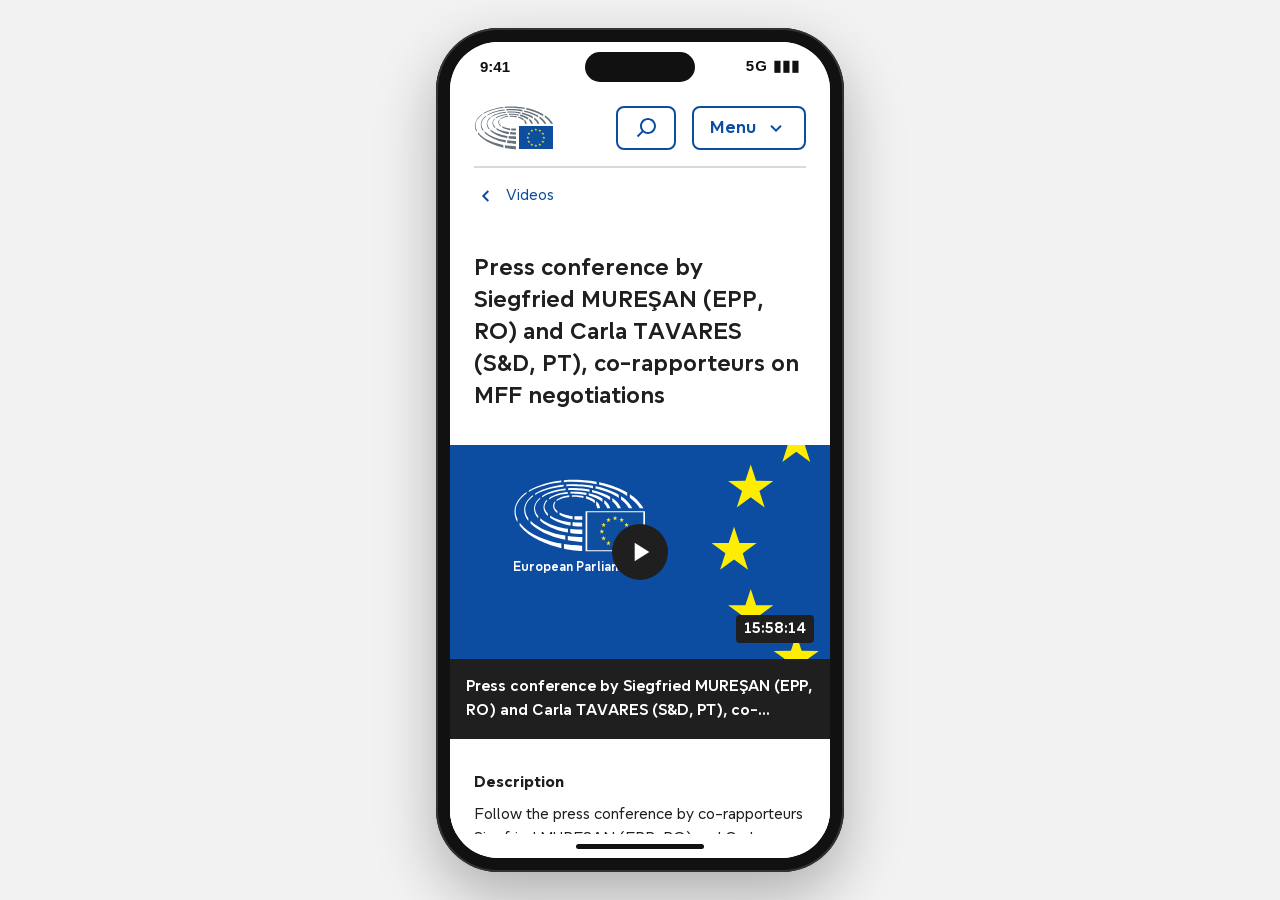
<file: mobile-frame.html>
<!DOCTYPE html>
<html lang="en">
<head>
<meta charset="UTF-8">
<meta name="robots" content="noindex, nofollow">
<meta name="viewport" content="width=device-width, initial-scale=1">
<title>Mobile view (380px) — EP prototype</title>
<link rel="stylesheet" href="design-system/tokens/colors.css">
<style>
  /* Shows any prototype page inside a phone, in a real 380px viewport (so its mobile media queries apply). Usage: mobile-frame.html?p=photoset-mff.html. The phone scales to fit the window: the page never scrolls, only the site inside the screen does. */
  html, body { height: 100%; margin: 0; overflow: hidden; }
  body { background: var(--ep-grey-100); display: flex; align-items: center; justify-content: center; font-family: -apple-system, "Helvetica Neue", Arial, sans-serif; }
  .phone { position: relative; flex: none; width: 408px; height: 844px; box-sizing: border-box; padding: 14px; background: #111; border-radius: 62px; box-shadow: 0 0 0 2px #333 inset, 0 24px 60px rgba(0,0,0,.28); transform-origin: center; }
  .screen { position: relative; width: 380px; height: 816px; background: var(--ep-white); border-radius: 48px; overflow: hidden; display: flex; flex-direction: column; }
  .status { flex: none; height: 48px; display: flex; align-items: center; justify-content: space-between; padding: 0 30px; font-size: 15px; font-weight: 600; color: #111; background: var(--ep-white); }
  .status .island { position: absolute; left: 50%; top: 10px; width: 110px; height: 30px; margin-left: -55px; background: #111; border-radius: 15px; }
  .status .sys { letter-spacing: 1px; }
  iframe { flex: 1; width: 380px; border: 0; background: var(--ep-white); }
  .home-bar { flex: none; height: 24px; background: var(--ep-white); display: flex; align-items: center; justify-content: center; }
  .home-bar::after { content: ""; width: 128px; height: 5px; border-radius: 3px; background: #111; }
</style>
</head>
<body>
<div class="phone" id="phone"><div class="screen">
  <div class="status"><span>9:41</span><span class="island"></span><span class="sys">5G ▮▮▮</span></div>
  <iframe id="f" title="Mobile page"></iframe>
  <div class="home-bar"></div>
</div></div>
<script>
  // only same-folder prototype pages (no external URLs)
  const p = new URLSearchParams(location.search).get('p') || 'video-mff.html';   // starts on the streaming page
  const target = /^[\w.-]+\.html(\?[\w=&.%:-]*)?$/.test(p) ? p : 'homepage.html';
  // on a real phone the page itself is already the mobile view: no frame needed
  if (window.innerWidth < 500) location.replace(target); else document.getElementById('f').src = target;
  // scale the phone so it always fits the window height (no page scroll)
  const phone = document.getElementById('phone');
  const fit = () => { phone.style.transform = 'scale(' + Math.min(1, (innerHeight - 32) / 844, (innerWidth - 32) / 408) + ')'; };
  fit(); addEventListener('resize', fit);
</script>
</body>
</html>
</file>
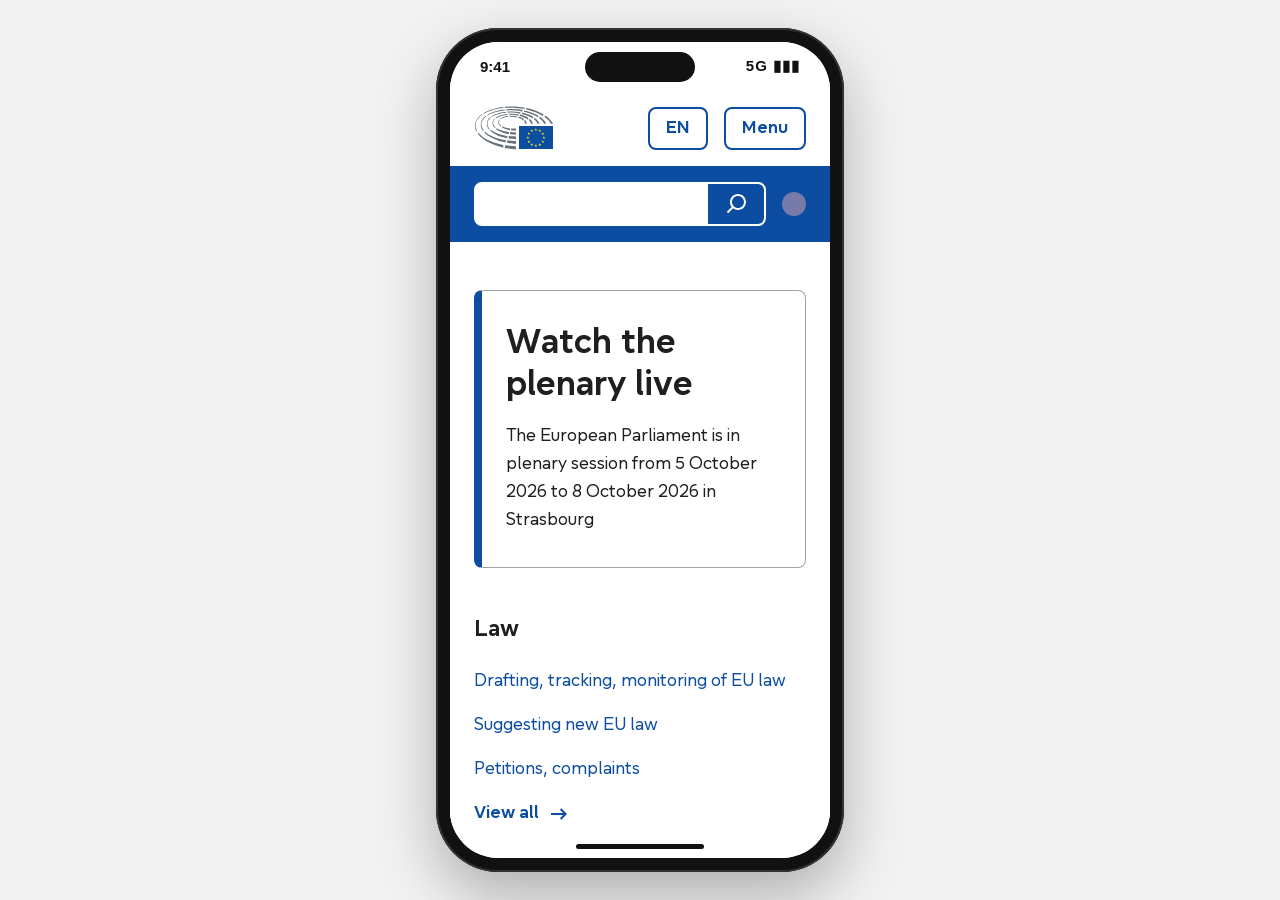
<file: mobile.html>
<!DOCTYPE html>
<html lang="en">
<head>
<meta charset="UTF-8">
<meta name="robots" content="noindex, nofollow">
<meta name="viewport" content="width=device-width, initial-scale=1">
<title>Mobile view (380px) — EP prototype</title>
<link rel="stylesheet" href="design-system/tokens/colors.css">
<style>
  /* Shows any prototype page inside a phone, in a real 380px viewport (so its mobile media queries apply). Usage: mobile-frame.html?p=photoset-mff.html. The phone scales to fit the window: the page never scrolls, only the site inside the screen does. */
  html, body { height: 100%; margin: 0; overflow: hidden; }
  body { background: var(--ep-grey-100); display: flex; align-items: center; justify-content: center; font-family: -apple-system, "Helvetica Neue", Arial, sans-serif; }
  .phone { position: relative; flex: none; width: 408px; height: 844px; box-sizing: border-box; padding: 14px; background: #111; border-radius: 62px; box-shadow: 0 0 0 2px #333 inset, 0 24px 60px rgba(0,0,0,.28); transform-origin: center; }
  .screen { position: relative; width: 380px; height: 816px; background: var(--ep-white); border-radius: 48px; overflow: hidden; display: flex; flex-direction: column; }
  .status { flex: none; height: 48px; display: flex; align-items: center; justify-content: space-between; padding: 0 30px; font-size: 15px; font-weight: 600; color: #111; background: var(--ep-white); }
  .status .island { position: absolute; left: 50%; top: 10px; width: 110px; height: 30px; margin-left: -55px; background: #111; border-radius: 15px; }
  .status .sys { letter-spacing: 1px; }
  iframe { flex: 1; width: 380px; border: 0; background: var(--ep-white); }
  .home-bar { flex: none; height: 24px; background: var(--ep-white); display: flex; align-items: center; justify-content: center; }
  .home-bar::after { content: ""; width: 128px; height: 5px; border-radius: 3px; background: #111; }
</style>
</head>
<body>
<div class="phone" id="phone"><div class="screen">
  <div class="status"><span>9:41</span><span class="island"></span><span class="sys">5G ▮▮▮</span></div>
  <iframe id="f" title="Mobile page"></iframe>
  <div class="home-bar"></div>
</div></div>
<script>
  // only same-folder prototype pages (no external URLs)
  const p = new URLSearchParams(location.search).get('p') || 'homepage.html';   // starts on the homepage
  const target = /^[\w.-]+\.html(\?[\w=&.%:-]*)?$/.test(p) ? p : 'homepage.html';
  // on a real phone the page itself is already the mobile view: no frame needed
  if (window.innerWidth < 500) location.replace(target); else document.getElementById('f').src = target;
  // scale the phone so it always fits the window height (no page scroll)
  const phone = document.getElementById('phone');
  const fit = () => { phone.style.transform = 'scale(' + Math.min(1, (innerHeight - 32) / 844, (innerWidth - 32) / 408) + ')'; };
  fit(); addEventListener('resize', fit);
</script>
</body>
</html>
</file>
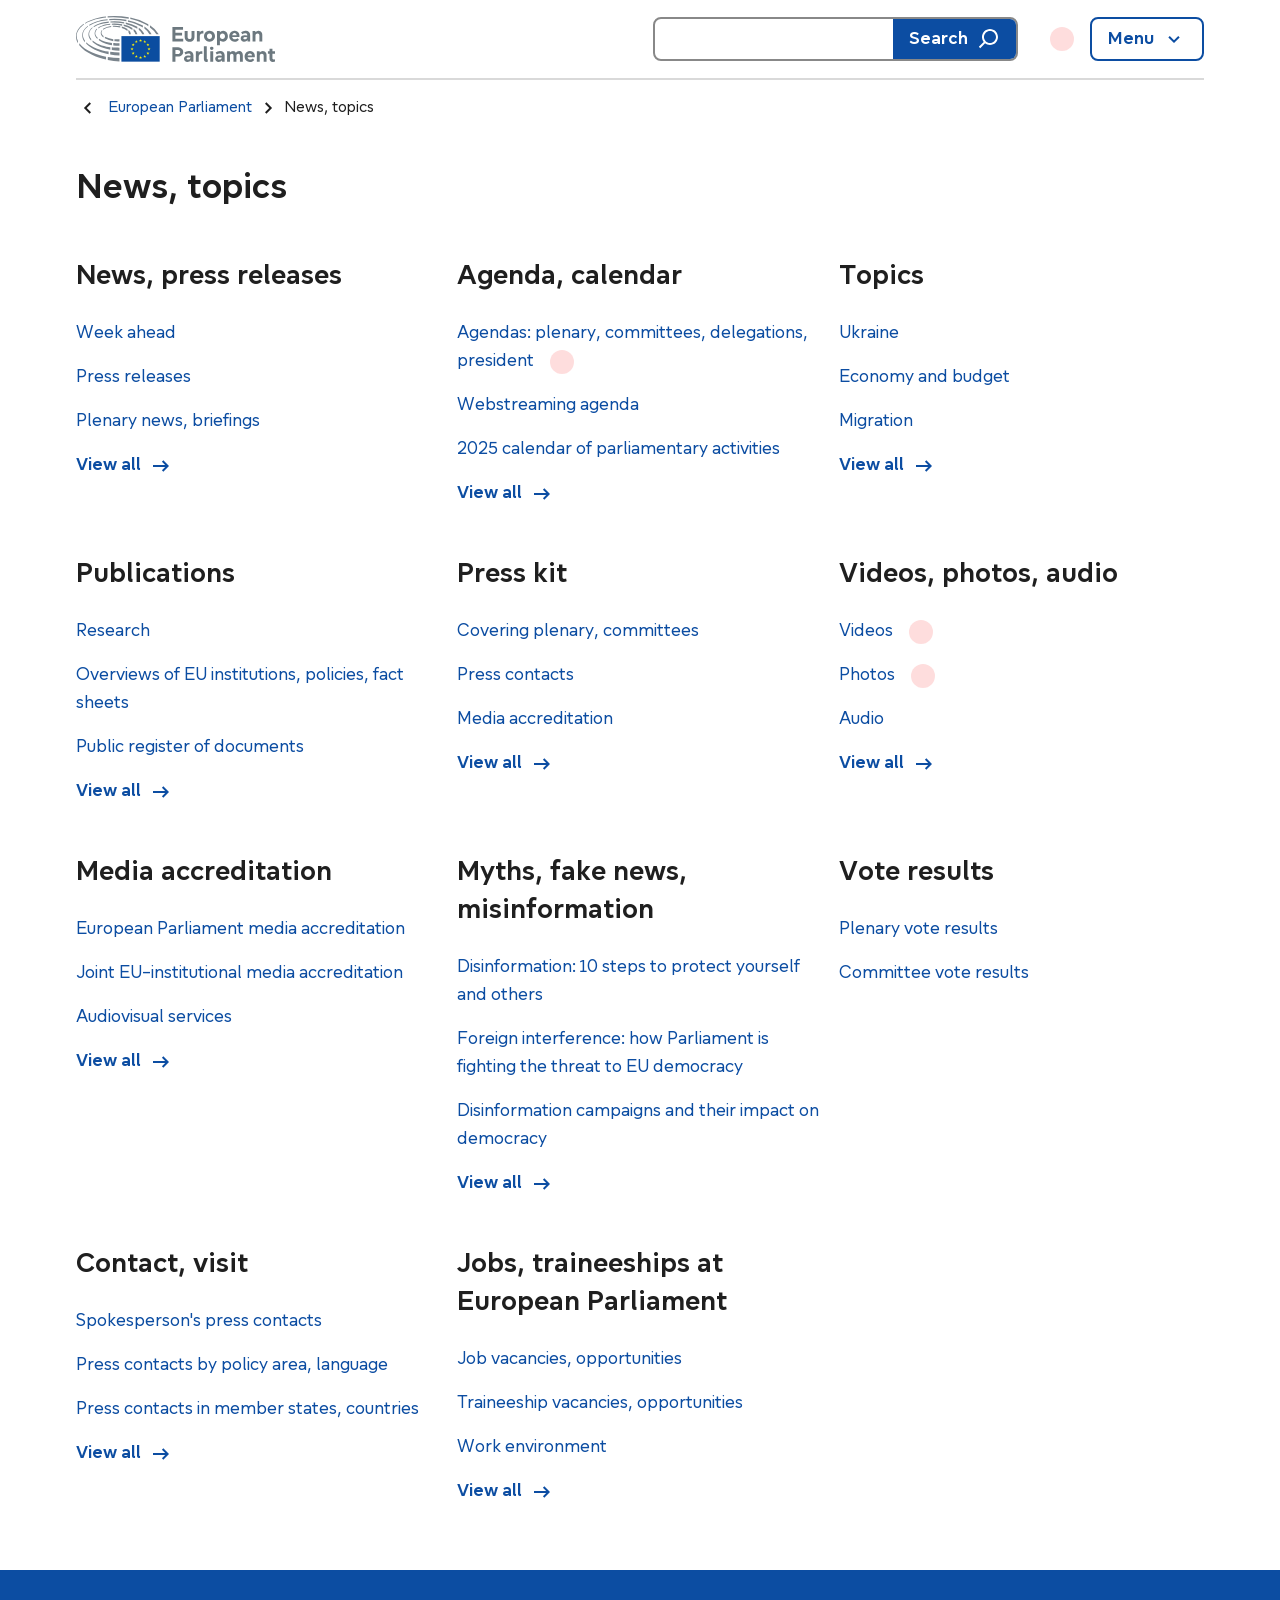
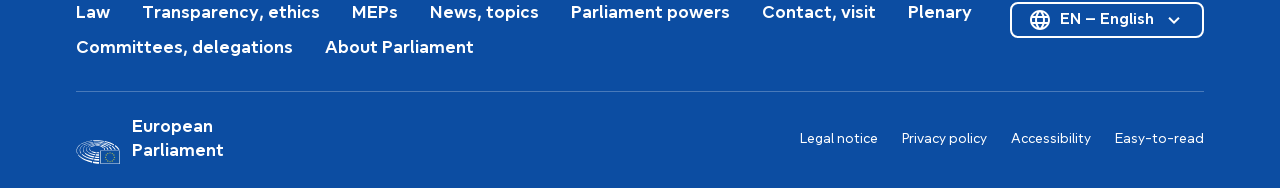
<file: news-topics.html>
<!DOCTYPE html>
<html lang="en">
<head>
<meta charset="UTF-8">
<meta name="robots" content="noindex, nofollow">
<meta name="viewport" content="width=device-width, initial-scale=1">
<title>EP News, topics — EP prototype</title>
<link rel="stylesheet" href="design-system/tokens/colors.css">
<link rel="stylesheet" href="design-system/tokens/spacing.css">
<link rel="stylesheet" href="design-system/tokens/typography.css">
<link rel="stylesheet" href="design-system/tokens/layout.css">
<style>
  * { box-sizing: border-box; }
  body { font-family: var(--ep-font-family); background: var(--ep-white); color: var(--ep-grey-900); margin: 0; }
  a { color: var(--ep-blue-500); }
  .wrap { max-width: 1176px; margin: 0 auto; padding: 0 var(--ep-size-24); }

  .icon { display: inline-block; flex-shrink: 0; fill: currentColor; }
  .icon-24 { width: 24px; height: 24px; }

  /* --- Header: logo left, language + Menu right --- */
  .site-header-inner { display: flex; align-items: center; justify-content: space-between; padding-top: var(--ep-size-16); padding-bottom: var(--ep-size-16); gap: var(--ep-size-16); }
  .logo { display: flex; align-items: center; text-decoration: none; }
  .logo-header { width: 199px; height: 46px; display: block; }
  .site-header-actions { display: flex; align-items: center; gap: var(--ep-size-16); }
  .menu-btn { display: inline-flex; align-items: center; gap: var(--ep-size-8); background: var(--ep-white); border: var(--ep-size-2) solid var(--ep-blue-500); border-radius: var(--ep-radius-xs); padding: var(--ep-padding-2xs) var(--ep-padding-l); font-family: var(--ep-font-family); font-size: var(--ep-body-l-size); font-weight: 600; color: var(--ep-blue-500); cursor: pointer; }
  .menu-btn:hover { color: var(--ep-blue-800); border-color: var(--ep-blue-800); }

  /* --- Search band --- */
  .search-band { background: var(--ep-blue-500); padding: var(--ep-size-16) 0; }
  .search-bar { display: flex; align-items: stretch; min-height: var(--ep-size-44); border: var(--ep-size-2) solid var(--ep-white); border-radius: var(--ep-radius-xs); background: var(--ep-white); overflow: hidden; }
  .search-bar:focus-within { outline: 2px solid var(--ep-accent-blue-500); outline-offset: 2px; }
  .search-bar input[type="search"] { flex: 1; min-width: 0; border: none; outline: none; background: none; font-family: var(--ep-font-family); font-size: var(--ep-body-l-size); padding: 0 var(--ep-padding-l); color: var(--ep-grey-900); }
  .search-btn { display: inline-flex; align-items: center; gap: var(--ep-size-8); background: var(--ep-blue-500); color: var(--ep-white); border: none; flex-shrink: 0; padding: 0 var(--ep-padding-xl); font-family: var(--ep-font-family); font-size: var(--ep-body-l-size); font-weight: 600; cursor: pointer; }
  .search-btn:hover { background: var(--ep-blue-800); }

  /* --- Highlight banner (Plenary Session / Democracy in action) --- */
  .banner { display: block; border: 1px solid var(--ep-grey-400); border-left: var(--ep-size-8) solid var(--ep-blue-500); border-radius: var(--ep-radius-xs); padding: var(--ep-size-32) var(--ep-size-24); margin: var(--ep-size-48) 0; text-decoration: none; color: var(--ep-grey-900); background: var(--ep-white); }
  a.banner:hover h2 { text-decoration: underline; }
  .banner h2 { margin: 0; font-size: var(--ep-heading-3xl-size); line-height: var(--ep-heading-3xl-line); font-weight: 600; }
  .banner p { margin: var(--ep-size-16) 0 0; font-size: var(--ep-heading-xl-size); line-height: var(--ep-heading-xl-line); }

  /* --- Section grid: 3 columns --- */
  .sections { display: grid; grid-template-columns: repeat(3, 1fr); column-gap: var(--ep-grid-gap); row-gap: var(--ep-size-48); }
  .section h2 { margin: 0 0 var(--ep-size-24); font-size: var(--ep-heading-xl-size); line-height: var(--ep-heading-xl-line); font-weight: 600; }
  .section ul { list-style: none; margin: 0; padding: 0; display: flex; flex-direction: column; gap: var(--ep-size-16); }
  .section li { font-size: var(--ep-body-l-size); line-height: var(--ep-body-l-line); }
  .section li a { text-decoration: none; }
  .section li a:hover { text-decoration: underline; }
  .section .view-all { display: inline-flex; align-items: center; gap: var(--ep-size-8); font-weight: 600; }

  .band { background: var(--ep-white); padding: var(--ep-size-48) 0; }
  .band .banner { margin: var(--ep-size-48) 0; }
  .band .sections + .banner { margin-top: var(--ep-size-48); }
  .top-sections { padding: var(--ep-size-48) 0; }

  /* --- Footer --- */
  .site-footer { background: var(--ep-blue-500); color: var(--ep-white); }
  .footer-top { display: flex; align-items: flex-start; justify-content: space-between; padding-top: var(--ep-size-32); padding-bottom: var(--ep-size-32); gap: var(--ep-size-24); position: relative; }
  .footer-top::after { content: ''; position: absolute; left: var(--ep-size-24); right: var(--ep-size-24); bottom: 0; border-bottom: 1px solid rgba(255,255,255,0.25); } /* hairline = content width */
  .footer-nav { display: flex; flex-direction: column; gap: var(--ep-size-12); }
  .footer-nav-row { display: flex; gap: var(--ep-size-32); flex-wrap: wrap; }
  .footer-nav-row a { color: var(--ep-white); text-decoration: none; font-weight: 600; font-size: var(--ep-body-l-size); }
  .footer-nav-row a:hover { text-decoration: underline; }
  .lang-select { display: inline-flex; align-items: center; gap: var(--ep-size-8); border: 2px solid var(--ep-white); border-radius: var(--ep-radius-xs); padding: var(--ep-padding-3xs) var(--ep-padding-l); font-size: var(--ep-body-m-size); font-weight: 600; color: var(--ep-white); white-space: nowrap; }
  .footer-bottom { display: flex; align-items: center; justify-content: space-between; padding-top: var(--ep-size-24); padding-bottom: var(--ep-size-24); gap: var(--ep-size-24); flex-wrap: wrap; }
  .footer-logo { display: flex; align-items: flex-end; gap: var(--ep-size-12); }
  .footer-logo-mark { height: 24px; width: auto; display: block; }
  .logo-text { display: flex; flex-direction: column; font-weight: 600; font-size: 18px; line-height: 24px; color: var(--ep-white); }
  .footer-links { display: flex; gap: var(--ep-size-24); flex-wrap: wrap; }
  .footer-links a { color: var(--ep-white); text-decoration: none; font-size: var(--ep-body-s-size); }
  .footer-links a:hover { text-decoration: underline; }

  @media (max-width: 800px) {
    .sections { grid-template-columns: 1fr; }
    .site-header-inner { flex-wrap: wrap; }
    .logo-header { width: 160px; height: auto; }
    .footer-top { flex-direction: column; }
  }

  /* --- Second-level page --- */
  .site-header-inner { border-bottom: var(--ep-size-2) solid var(--ep-grey-200); }
  .search-bar--header { width: 365px; margin: 0; border-color: var(--ep-grey-500); }
  .search-bar--header .search-btn { padding: 0 var(--ep-padding-l); }
  .page-title { font-size: var(--ep-heading-3xl-size); line-height: var(--ep-heading-3xl-line); font-weight: 600; margin: var(--ep-size-48) 0 var(--ep-size-48); }
  main.second { padding: var(--ep-size-16) 0 var(--ep-size-64); }
  .breadcrumb { display: flex; align-items: center; gap: var(--ep-size-4); font-size: var(--ep-body-m-size); line-height: var(--ep-body-m-line); }
  .breadcrumb a { text-decoration: none; }
  .breadcrumb a:hover { text-decoration: underline; }
  .crumb-back { display: inline-flex; color: var(--ep-grey-900); margin-right: var(--ep-size-4); }
  .section h2 a { color: inherit; text-decoration: none; }
  .section h2 a:hover { text-decoration: underline; }
  .sections--lvl2 .section h2 { font-size: var(--ep-heading-2xl-size); line-height: var(--ep-heading-2xl-line); }
  .logo-mark-only, .search-icon-btn { display: none; }
  /* mobile header (mockup): compact mark, search icon button, Menu, hairline underneath */
  @media (max-width: 600px) {
    .site-header-inner { flex-wrap: nowrap; }
    .logo-header, .search-bar--header { display: none; }
    .logo-mark-only { display: block; width: 80px; height: 44px; }
    .search-icon-btn { display: inline-flex; padding: var(--ep-padding-2xs) var(--ep-size-12); }
    .menu-btn .ico-extra { display: none; }
    .site-header-actions { width: auto; }
  }

  /* demo hint: a small salmon dot right after a link (inline, so it follows the end of the text) */
  .click-patch { display: inline-block; width: 24px; height: 24px; margin-left: var(--ep-size-16); vertical-align: middle; border-radius: 50%; background: color-mix(in srgb, var(--ep-red-200) 45%, transparent); text-decoration: none; cursor: pointer; transition: background-color 120ms ease; }   /* a plain salmon dot, still a link */
  a.click-patch:hover { background: var(--ep-red-500); }   /* clickable: it reacts, same destination as the link before it */
</style>
</head>
<body>

<header class="site-header">
  <div class="wrap">
    <div class="site-header-inner">
      <a class="logo" href="homepage.html"><img class="logo-header" src="design-system/logo%20header.svg" alt="European Parliament" width="199" height="46"><img class="logo-mark-only" src="design-system/Ep_logo_mute.svg" alt="European Parliament" width="80" height="44"></a>
      <div class="site-header-actions">
        <form class="search-bar search-bar--header" role="search">
          <input type="search" aria-label="Search europarl.eu">
          <button type="submit" class="search-btn">Search
            <svg class="icon icon-24" viewBox="0 0 24 24" aria-hidden="true" style="fill:var(--ep-white);"><path d="M13.99,2c-4.42,0-8,3.58-8,8,0,1.85.63,3.55,1.69,4.9l-4.85,4.85,1.41,1.41,4.85-4.85c1.35,1.05,3.05,1.69,4.9,1.69,4.42,0,8-3.58,8-8S18.41,2,13.99,2ZM13.99,16c-3.31,0-6-2.69-6-6s2.69-6,6-6,6,2.69,6,6-2.69,6-6,6Z"/></svg>
          </button>
        </form>
        <a class="click-patch" href="search-all.html" aria-hidden="true" tabindex="-1"></a>
        <button class="menu-btn search-icon-btn" type="button" aria-label="Search"><svg class="icon icon-24" viewBox="0 0 24 24" aria-hidden="true"><path d="M13.99,2c-4.42,0-8,3.58-8,8,0,1.85.63,3.55,1.69,4.9l-4.85,4.85,1.41,1.41,4.85-4.85c1.35,1.05,3.05,1.69,4.9,1.69,4.42,0,8-3.58,8-8S18.41,2,13.99,2ZM13.99,16c-3.31,0-6-2.69-6-6s2.69-6,6-6,6,2.69,6,6-2.69,6-6,6Z"/></svg></button>
        <button class="menu-btn" type="button" aria-haspopup="true" aria-expanded="false">Menu
          <svg class="icon icon-24 ico-extra" viewBox="0 0 24 24" aria-hidden="true"><polygon points="17.66 10.42 12 16.08 6.34 10.42 7.76 9.01 12 13.25 16.24 9.01 17.66 10.42"/></svg>
        </button>
      </div>
    </div>
  </div>
</header>

<main class="second">
  <div class="wrap">
    <nav class="breadcrumb" aria-label="Breadcrumb">
      <a class="crumb-back" href="homepage.html" aria-label="Back to European Parliament"><svg class="icon icon-24" viewBox="0 0 24 24" aria-hidden="true"><polygon points="13.58 6.33 7.92 11.99 13.58 17.65 14.99 16.24 10.75 11.99 14.99 7.75 13.58 6.33"/></svg></a>
      <a href="homepage.html">European Parliament</a>
      <svg class="icon icon-24" viewBox="0 0 24 24" aria-hidden="true"><polygon points="10.42 6.33 16.08 11.99 10.42 17.65 9.01 16.24 13.25 11.99 9.01 7.75 10.42 6.33"/></svg>
      <span>News, topics</span>
    </nav>
    <h1 class="page-title">News, topics</h1>
    <div class="sections sections--lvl2">
      <section class="section"><h2>News, press releases</h2><ul><li><a href="agenda-validated.html?range=week41">Week ahead</a></li><li><a href="#">Press releases</a></li><li><a href="#">Plenary news, briefings</a></li><li><a class="view-all" href="#">View all <svg class="icon icon-24" viewBox="0 0 24 24" aria-hidden="true"><polygon points="20 11.01 7.83 11.01 11.08 7.76 9.66 6.35 4 12.01 9.66 17.67 11.07 16.25 7.83 13.01 20 13.01 20 11.01" transform="matrix(-1 0 0 1 24 0)"/></svg></a></li></ul></section>
      <section class="section"><h2><a href="agenda-validated.html">Agenda, calendar</a></h2><ul><li><a href="agenda-validated.html">Agendas: plenary, committees, delegations, president</a><a class="click-patch" href="agenda-validated.html" aria-hidden="true" tabindex="-1"></a></li><li><a href="#">Webstreaming agenda</a></li><li><a href="#">2025 calendar of parliamentary activities</a></li><li><a class="view-all" href="agenda-validated.html">View all <svg class="icon icon-24" viewBox="0 0 24 24" aria-hidden="true"><polygon points="20 11.01 7.83 11.01 11.08 7.76 9.66 6.35 4 12.01 9.66 17.67 11.07 16.25 7.83 13.01 20 13.01 20 11.01" transform="matrix(-1 0 0 1 24 0)"/></svg></a></li></ul></section>
      <section class="section"><h2>Topics</h2><ul><li><a href="#">Ukraine</a></li><li><a href="#">Economy and budget</a></li><li><a href="#">Migration</a></li><li><a class="view-all" href="#">View all <svg class="icon icon-24" viewBox="0 0 24 24" aria-hidden="true"><polygon points="20 11.01 7.83 11.01 11.08 7.76 9.66 6.35 4 12.01 9.66 17.67 11.07 16.25 7.83 13.01 20 13.01 20 11.01" transform="matrix(-1 0 0 1 24 0)"/></svg></a></li></ul></section>
      <section class="section"><h2>Publications</h2><ul><li><a href="#">Research</a></li><li><a href="#">Overviews of EU institutions, policies, fact sheets</a></li><li><a href="#">Public register of documents</a></li><li><a class="view-all" href="#">View all <svg class="icon icon-24" viewBox="0 0 24 24" aria-hidden="true"><polygon points="20 11.01 7.83 11.01 11.08 7.76 9.66 6.35 4 12.01 9.66 17.67 11.07 16.25 7.83 13.01 20 13.01 20 11.01" transform="matrix(-1 0 0 1 24 0)"/></svg></a></li></ul></section>
      <section class="section"><h2>Press kit</h2><ul><li><a href="#">Covering plenary, committees</a></li><li><a href="#">Press contacts</a></li><li><a href="#">Media accreditation</a></li><li><a class="view-all" href="#">View all <svg class="icon icon-24" viewBox="0 0 24 24" aria-hidden="true"><polygon points="20 11.01 7.83 11.01 11.08 7.76 9.66 6.35 4 12.01 9.66 17.67 11.07 16.25 7.83 13.01 20 13.01 20 11.01" transform="matrix(-1 0 0 1 24 0)"/></svg></a></li></ul></section>
      <section class="section"><h2>Videos, photos, audio</h2><ul><li><a href="search-videos.html">Videos</a><a class="click-patch" href="search-videos.html" aria-hidden="true" tabindex="-1"></a></li><li><a href="search-photos.html">Photos</a><a class="click-patch" href="search-photos.html" aria-hidden="true" tabindex="-1"></a></li><li><a href="#">Audio</a></li><li><a class="view-all" href="#">View all <svg class="icon icon-24" viewBox="0 0 24 24" aria-hidden="true"><polygon points="20 11.01 7.83 11.01 11.08 7.76 9.66 6.35 4 12.01 9.66 17.67 11.07 16.25 7.83 13.01 20 13.01 20 11.01" transform="matrix(-1 0 0 1 24 0)"/></svg></a></li></ul></section>
      <section class="section"><h2>Media accreditation</h2><ul><li><a href="#">European Parliament media accreditation</a></li><li><a href="#">Joint EU-institutional media accreditation</a></li><li><a href="#">Audiovisual services</a></li><li><a class="view-all" href="#">View all <svg class="icon icon-24" viewBox="0 0 24 24" aria-hidden="true"><polygon points="20 11.01 7.83 11.01 11.08 7.76 9.66 6.35 4 12.01 9.66 17.67 11.07 16.25 7.83 13.01 20 13.01 20 11.01" transform="matrix(-1 0 0 1 24 0)"/></svg></a></li></ul></section>
      <section class="section"><h2>Myths, fake news, misinformation</h2><ul><li><a href="#">Disinformation: 10 steps to protect yourself and others</a></li><li><a href="#">Foreign interference: how Parliament is fighting the threat to EU democracy</a></li><li><a href="#">Disinformation campaigns and their impact on democracy</a></li><li><a class="view-all" href="#">View all <svg class="icon icon-24" viewBox="0 0 24 24" aria-hidden="true"><polygon points="20 11.01 7.83 11.01 11.08 7.76 9.66 6.35 4 12.01 9.66 17.67 11.07 16.25 7.83 13.01 20 13.01 20 11.01" transform="matrix(-1 0 0 1 24 0)"/></svg></a></li></ul></section>
      <section class="section"><h2>Vote results</h2><ul><li><a href="#">Plenary vote results</a></li><li><a href="#">Committee vote results</a></li></ul></section>
      <section class="section"><h2>Contact, visit</h2><ul><li><a href="#">Spokesperson's press contacts</a></li><li><a href="#">Press contacts by policy area, language</a></li><li><a href="#">Press contacts in member states, countries</a></li><li><a class="view-all" href="#">View all <svg class="icon icon-24" viewBox="0 0 24 24" aria-hidden="true"><polygon points="20 11.01 7.83 11.01 11.08 7.76 9.66 6.35 4 12.01 9.66 17.67 11.07 16.25 7.83 13.01 20 13.01 20 11.01" transform="matrix(-1 0 0 1 24 0)"/></svg></a></li></ul></section>
      <section class="section"><h2>Jobs, traineeships at European Parliament</h2><ul><li><a href="#">Job vacancies, opportunities</a></li><li><a href="#">Traineeship vacancies, opportunities</a></li><li><a href="#">Work environment</a></li><li><a class="view-all" href="#">View all <svg class="icon icon-24" viewBox="0 0 24 24" aria-hidden="true"><polygon points="20 11.01 7.83 11.01 11.08 7.76 9.66 6.35 4 12.01 9.66 17.67 11.07 16.25 7.83 13.01 20 13.01 20 11.01" transform="matrix(-1 0 0 1 24 0)"/></svg></a></li></ul></section>
    </div>
  </div>
</main>

<footer class="site-footer">
  <div class="wrap footer-top">
    <div class="footer-nav">
      <div class="footer-nav-row">
        <a href="#">Law</a><a href="#">Transparency, ethics</a><a href="#">MEPs</a><a href="news-topics.html">News, topics</a><a href="#">Parliament powers</a><a href="#">Contact, visit</a><a href="#">Plenary</a>
      </div>
      <div class="footer-nav-row">
        <a href="#">Committees, delegations</a><a href="#">About Parliament</a>
      </div>
    </div>
    <div class="lang-select">
      <svg class="icon icon-24" viewBox="0 0 24 24" aria-hidden="true"><path d="M11.99,2C6.47,2,1.99,6.48,1.99,12s4.48,10,10,10,10-4.48,10-10S17.52,2,11.99,2ZM18.92,8.01h-2.48c-.34-1.19-.83-2.34-1.47-3.43,1.67.67,3.06,1.89,3.96,3.43ZM19.99,12c0,.69-.1,1.36-.26,2h-2.89c.18-1.33.18-2.67,0-4h2.89c.17.64.26,1.31.26,2ZM11.99,20s-.05,0-.08,0c-1.01-1.21-1.75-2.57-2.23-3.99h4.65c-.48,1.43-1.22,2.78-2.23,3.99-.04,0-.07,0-.11,0ZM9.18,14c-.21-1.32-.21-2.67,0-4h5.65c.21,1.32.21,2.67,0,4h-5.65ZM11.99,4s.07,0,.1,0c1.01,1.22,1.75,2.57,2.23,4h-4.65c.48-1.43,1.22-2.78,2.23-4,.03,0,.06,0,.09,0ZM9.05,4.57c-.65,1.09-1.14,2.25-1.48,3.44h-2.5c.9-1.55,2.3-2.77,3.98-3.44ZM4.26,10.01h2.91c-.18,1.33-.18,2.67,0,4h-2.91c-.17-.64-.26-1.31-.26-2s.1-1.36.26-2ZM5.08,16h2.5c.34,1.19.83,2.35,1.48,3.43-1.68-.67-3.08-1.89-3.98-3.43ZM14.96,19.42c.65-1.09,1.13-2.24,1.47-3.42h2.48c-.89,1.54-2.28,2.75-3.95,3.42Z"/></svg>
      EN – English
      <svg class="icon icon-24" viewBox="0 0 24 24" aria-hidden="true"><polygon points="17.66 10.42 12 16.08 6.34 10.42 7.76 9.01 12 13.25 16.24 9.01 17.66 10.42"/></svg>
    </div>
  </div>
  <div class="wrap footer-bottom">
    <div class="footer-logo">
      <img class="footer-logo-mark" src="design-system/EP_logo_mute_white.svg" alt="">
      <span class="logo-text"><span>European</span><span>Parliament</span></span>
    </div>
    <div class="footer-links">
      <a href="#">Legal notice</a><a href="#">Privacy policy</a><a href="#">Accessibility</a><a href="#">Easy-to-read</a>
    </div>
  </div>
</footer>

<script>document.querySelectorAll('form[role="search"]').forEach(function(f){f.addEventListener("submit",function(e){e.preventDefault();location.href="search-all.html";});});document.querySelectorAll(".search-icon-btn").forEach(function(b){b.addEventListener("click",function(){location.href="search-all.html";});});</script>
</body>
</html>
</file>
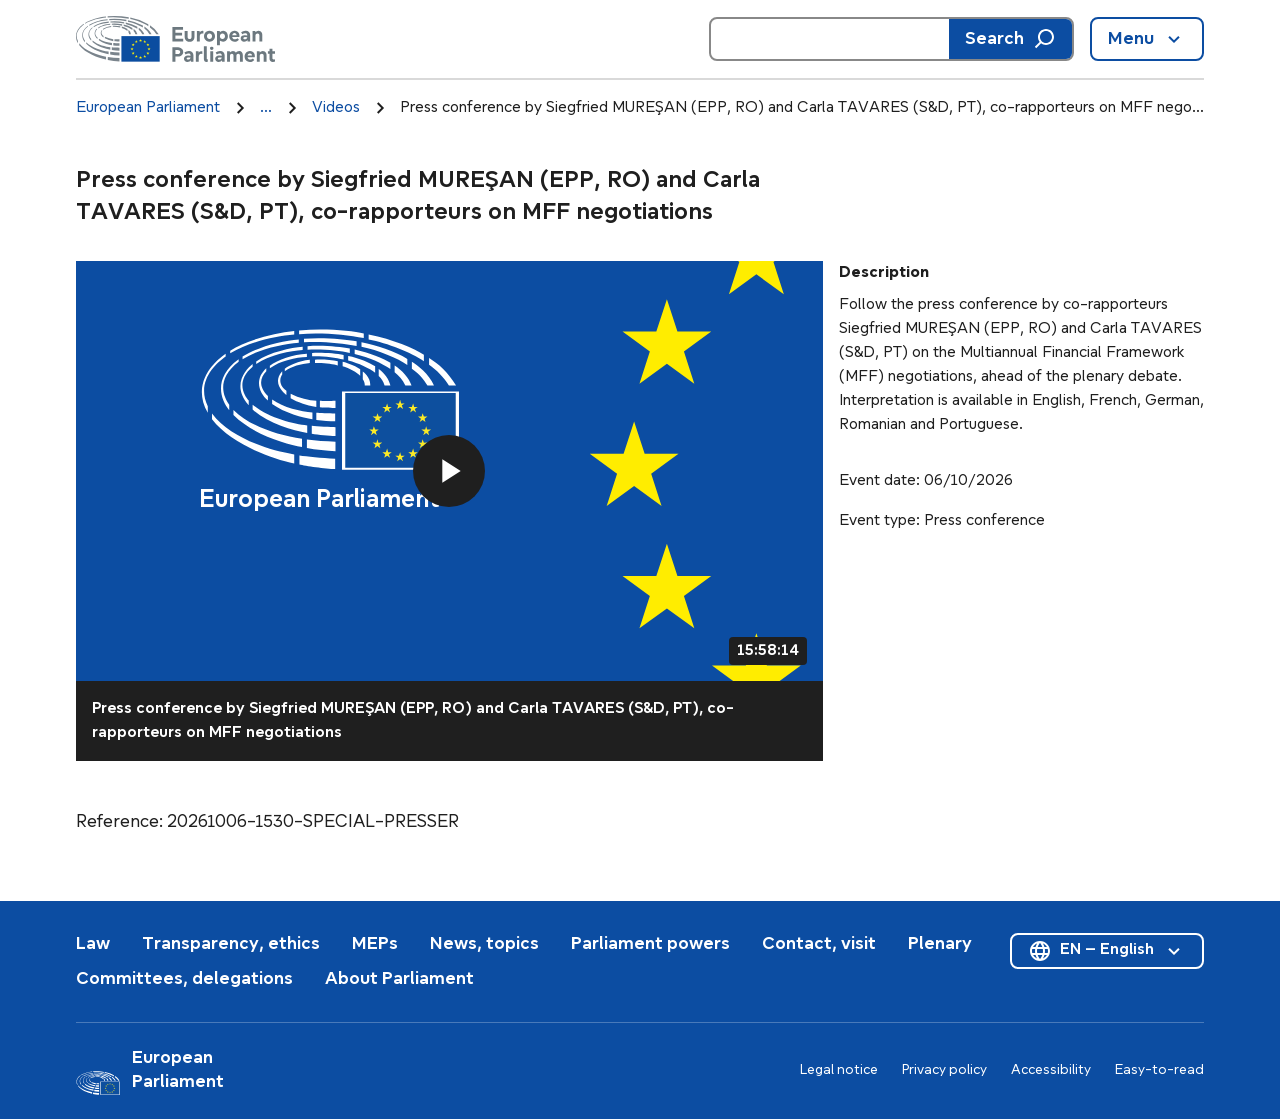
<file: video-mff.html>
<!DOCTYPE html>
<html lang="en">
<head>
<meta charset="UTF-8">
<meta name="robots" content="noindex, nofollow">
<meta name="viewport" content="width=device-width, initial-scale=1">
<title>EP Video — Press conference on MFF negotiations (streaming)</title>
<link rel="stylesheet" href="design-system/tokens/colors.css">
<link rel="stylesheet" href="design-system/tokens/spacing.css">
<link rel="stylesheet" href="design-system/tokens/typography.css">
<link rel="stylesheet" href="design-system/tokens/layout.css">
<style>
  * { box-sizing: border-box; }
  body { font-family: var(--ep-font-family); background: var(--ep-white); color: var(--ep-grey-900); margin: 0; }
  a { color: var(--ep-blue-500); }
  .wrap { max-width: 1176px; margin: 0 auto; padding: 0 var(--ep-size-24); }
  .icon { display: inline-block; flex-shrink: 0; fill: currentColor; }
  .icon-20 { width: 20px; height: 20px; } .icon-24 { width: 24px; height: 24px; }
  .sr-only { position: absolute; width: 1px; height: 1px; overflow: hidden; clip: rect(0 0 0 0); white-space: nowrap; }

  /* --- Header --- */
  .site-header-inner { display: flex; align-items: center; justify-content: space-between; padding-top: var(--ep-size-16); padding-bottom: var(--ep-size-16); gap: var(--ep-size-16); border-bottom: var(--ep-size-2) solid var(--ep-grey-200); }
  .logo { display: flex; align-items: center; text-decoration: none; }
  .logo-header { width: 199px; height: 46px; display: block; }
  .logo-mark-only { display: none; width: 80px; height: 44px; }
  .site-header-actions { display: flex; align-items: center; gap: var(--ep-size-16); }
  .menu-btn { display: inline-flex; align-items: center; gap: var(--ep-size-8); background: var(--ep-white); border: var(--ep-size-2) solid var(--ep-blue-500); border-radius: var(--ep-radius-xs); padding: var(--ep-padding-2xs) var(--ep-padding-l); font-family: var(--ep-font-family); font-size: var(--ep-body-l-size); font-weight: 600; color: var(--ep-blue-500); cursor: pointer; }
  .menu-btn:hover { color: var(--ep-blue-800); border-color: var(--ep-blue-800); }
  .search-bar { display: flex; align-items: stretch; width: 365px; min-height: var(--ep-size-44); border: var(--ep-size-2) solid var(--ep-grey-500); border-radius: var(--ep-radius-xs); background: var(--ep-white); overflow: hidden; margin: 0; }
  .search-bar input[type="search"] { flex: 1; min-width: 0; border: none; outline: none; background: none; font-family: var(--ep-font-family); font-size: var(--ep-body-l-size); padding: 0 var(--ep-padding-l); }
  .search-btn { display: inline-flex; align-items: center; gap: var(--ep-size-8); background: var(--ep-blue-500); color: var(--ep-white); border: none; padding: 0 var(--ep-padding-l); font-family: var(--ep-font-family); font-size: var(--ep-body-l-size); font-weight: 600; cursor: pointer; }
  .search-btn:hover { background: var(--ep-blue-800); }
  .search-icon-btn { display: none; }

  /* --- Breadcrumb: full trail on desktop, a back link on mobile --- */
  .breadcrumb { display: flex; align-items: center; gap: var(--ep-size-8); padding-top: var(--ep-size-16); font-size: var(--ep-body-m-size); line-height: var(--ep-body-m-line); }
  .breadcrumb a { text-decoration: none; white-space: nowrap; } .breadcrumb a:hover { text-decoration: underline; }
  .breadcrumb .sep { display: inline-flex; color: var(--ep-grey-900); }
  /* one line only: the last crumb (the long title) is cut with an ellipsis instead of wrapping */
  .breadcrumb { min-width: 0; }
  .breadcrumb .full { display: flex; align-items: center; gap: var(--ep-size-8); flex: 1; min-width: 0; }
  .breadcrumb .full > a, .breadcrumb .full > .sep { flex-shrink: 0; }
  .breadcrumb .full > span:last-child { min-width: 0; white-space: nowrap; overflow: hidden; text-overflow: ellipsis; }
  .breadcrumb .back { display: none; align-items: center; gap: var(--ep-size-8); }
  h1 { font-size: var(--ep-heading-3xl-size); line-height: var(--ep-heading-3xl-line); font-weight: 600; margin: var(--ep-size-48) 0 var(--ep-size-48); }

  /* --- Tabs (EP tabs component) --- */
  .tabs { display: inline-flex; align-items: center; border-bottom: 2px solid var(--ep-grey-200); }
  .tab { appearance: none; background: none; border: none; cursor: pointer; font-family: var(--ep-font-family); font-size: var(--ep-body-l-size); line-height: var(--ep-body-l-line); color: var(--ep-blue-500); padding: var(--ep-padding-2xs) var(--ep-padding-l); border-radius: var(--ep-radius-2xs) var(--ep-radius-2xs) 0 0; margin-bottom: -2px; }
  .tab:hover { background: var(--ep-blue-100); color: var(--ep-grey-900); }
  .tab.is-selected { color: var(--ep-grey-900); font-weight: 600; border-bottom: 4px solid var(--ep-blue-500); }
  .panel { padding-top: var(--ep-size-48); }
  .panel[hidden] { display: none; }

  /* --- Photos --- */
  .results-bar { padding-bottom: var(--ep-size-8); border-bottom: var(--ep-size-2) solid var(--ep-grey-200); margin-bottom: var(--ep-size-48); font-size: var(--ep-body-m-size); line-height: var(--ep-body-m-line); }
  .grid { display: grid; grid-template-columns: repeat(4, 1fr); gap: var(--ep-size-16); margin-bottom: 0; }
  .photo { display: block; position: relative; aspect-ratio: 3 / 2; background: var(--ep-blue-200); border: 0; padding: 0; cursor: pointer; overflow: hidden; }
  .photo img { width: 100%; height: 100%; object-fit: contain; display: block; }
  .photo:focus-visible, .btn:focus-visible, .select:focus-visible { outline: 2px solid var(--ep-accent-blue-500); outline-offset: 2px; }
  .photo.is-open { outline: 4px solid var(--ep-blue-500); outline-offset: -4px; }

  /* expanded viewer: inserted under the row of the clicked photo */
  .viewer { grid-column: 1 / -1; display: grid; grid-template-columns: 2fr 1fr; /* 8 / 4 cols */ border: 1px solid var(--ep-grey-400); }
  .viewer-stage { background: var(--ep-grey-900); color: var(--ep-white); padding: var(--ep-size-24) var(--ep-size-24) var(--ep-size-48);   /* 48px under the title */ display: flex; flex-direction: column; gap: var(--ep-size-16); align-items: center; }
  .viewer-close { align-self: flex-end; appearance: none; background: none; border: none; color: var(--ep-white); font-family: var(--ep-font-family); font-size: var(--ep-body-m-size); font-weight: 600; display: inline-flex; align-items: center; gap: var(--ep-size-8); cursor: pointer; padding: 0; }
  .viewer-img { max-width: 100%; max-height: 520px; object-fit: contain; display: block; }
  .viewer-caption { align-self: stretch; font-weight: 600; font-size: var(--ep-body-m-size); text-align: center; margin: 0; }
  .viewer-info { padding: var(--ep-size-48) var(--ep-size-24) var(--ep-size-24); background: var(--ep-white); font-size: var(--ep-body-m-size); line-height: var(--ep-body-m-line); }
  .viewer-info h2 { font-size: var(--ep-body-m-size); font-weight: 700; margin: 0 0 var(--ep-size-16); }
  .viewer-info p { margin: 0 0 var(--ep-size-16); }
  .btn.viewer-more { display: none; }   /* mobile only */

  .select { position: relative; display: block; width: 100%; margin-bottom: var(--ep-size-16); }
  .select select { appearance: none; width: 100%; min-height: var(--ep-size-44); font-family: var(--ep-font-family); font-size: var(--ep-body-m-size); color: var(--ep-grey-900); border: var(--ep-size-2) solid var(--ep-grey-500); border-radius: var(--ep-radius-xs); padding: 0 var(--ep-size-48) 0 var(--ep-padding-l); background: var(--ep-white); cursor: pointer; }
  .select .icon { position: absolute; right: var(--ep-size-12); top: 50%; transform: translateY(-50%); pointer-events: none; }
  .btn { appearance: none; display: inline-flex; align-items: center; justify-content: center; border: none; border-radius: var(--ep-radius-xs); background: var(--ep-blue-500); color: var(--ep-white); font-family: var(--ep-font-family); font-size: var(--ep-body-m-size); font-weight: 600; padding: var(--ep-padding-2xs) var(--ep-padding-l); min-height: var(--ep-size-44); cursor: pointer; margin-bottom: var(--ep-size-24); }
  .btn:hover { background: var(--ep-blue-800); }
  .btn--light { background: var(--ep-white); color: var(--ep-blue-500); border: var(--ep-size-2) solid var(--ep-blue-500); width: 100%; }
  .btn--light:hover { background: var(--ep-blue-100); color: var(--ep-blue-800); }

  /* --- Details --- */
  .details h2 { font-size: var(--ep-body-l-size); line-height: var(--ep-body-l-line); font-weight: 700; margin: 0 0 var(--ep-size-16); }
  .details section { margin-bottom: var(--ep-size-32); }
  .details p { font-size: var(--ep-body-l-size); line-height: var(--ep-body-l-line); margin: 0 0 var(--ep-size-16); }
  .details .meta p b { font-weight: 700; }
  .file-row { display: flex; align-items: center; gap: var(--ep-size-8); flex-wrap: wrap; font-size: var(--ep-body-l-size); }
  .file-row a { display: inline-flex; align-items: center; gap: var(--ep-size-8); }
  .file-size { background: var(--ep-grey-100); border-radius: var(--ep-radius-2xs); padding: 0 var(--ep-size-8); font-size: var(--ep-body-s-size); line-height: var(--ep-body-s-line); }
  .file-row .select { width: auto; margin: 0; }
  .file-row .select select { min-height: var(--ep-size-32); font-size: var(--ep-body-s-size); padding: 0 var(--ep-size-32) 0 var(--ep-size-8); border-width: 1px; border-radius: var(--ep-radius-2xs); }
  .file-row .select .icon { width: 16px; height: 16px; right: var(--ep-size-8); }
  .ref { font-size: var(--ep-body-l-size); margin: var(--ep-size-48) 0 0; }
  .details section:last-child { margin-bottom: 0; }
  main { padding-bottom: var(--ep-size-64); }

  /* --- Footer --- */
  .site-footer { background: var(--ep-blue-500); color: var(--ep-white); }
  .footer-top { display: flex; align-items: flex-start; justify-content: space-between; padding-top: var(--ep-size-32); padding-bottom: var(--ep-size-32); gap: var(--ep-size-24); position: relative; }
  .footer-top::after { content: ''; position: absolute; left: var(--ep-size-24); right: var(--ep-size-24); bottom: 0; border-bottom: 1px solid rgba(255,255,255,0.25); }
  .footer-nav { display: flex; flex-direction: column; gap: var(--ep-size-12); }
  .footer-nav-row { display: flex; gap: var(--ep-size-32); flex-wrap: wrap; }
  .footer-nav-row a { color: var(--ep-white); text-decoration: none; font-weight: 600; font-size: var(--ep-body-l-size); }
  .lang-select { display: inline-flex; align-items: center; gap: var(--ep-size-8); border: 2px solid var(--ep-white); border-radius: var(--ep-radius-xs); padding: var(--ep-padding-3xs) var(--ep-padding-l); font-size: var(--ep-body-m-size); font-weight: 600; color: var(--ep-white); white-space: nowrap; }
  .footer-bottom { display: flex; align-items: center; justify-content: space-between; padding-top: var(--ep-size-24); padding-bottom: var(--ep-size-24); gap: var(--ep-size-24); flex-wrap: wrap; }
  .footer-logo { display: flex; align-items: flex-end; gap: var(--ep-size-12); }
  .footer-logo-mark { height: 24px; width: auto; display: block; }
  .logo-text { display: flex; flex-direction: column; font-weight: 600; font-size: 18px; line-height: 24px; color: var(--ep-white); }
  .footer-links { display: flex; gap: var(--ep-size-24); flex-wrap: wrap; }
  .footer-links a { color: var(--ep-white); text-decoration: none; font-size: var(--ep-body-s-size); }

  /* --- Tablet / mobile --- */
  @media (max-width: 900px) { .grid { grid-template-columns: repeat(3, 1fr); } .viewer { grid-template-columns: 1fr; } }
  @media (max-width: 600px) {
    .grid { grid-template-columns: repeat(2, 1fr); }
    .logo-header { display: none; } .logo-mark-only { display: block; }
    .search-bar { display: none; }
    .menu-btn .ico-extra { display: none; }
    .search-icon-btn { display: inline-flex; padding: var(--ep-padding-2xs) var(--ep-size-12); }
    .menu-btn { padding: var(--ep-padding-2xs) var(--ep-padding-l); }
    .breadcrumb .full { display: none; } .breadcrumb .back { display: inline-flex; }
    h1 { margin: var(--ep-size-32) 0 var(--ep-size-32); }
    .btn.viewer-more { display: block; }
    .viewer-caption { margin-bottom: var(--ep-size-16); }   /* + 16 flex gap = 32px between the title and the button */
    /* mockup: the dark area is full screen (breaks out of the page margin); the photo keeps a 32px side padding */
    .viewer { margin-left: calc(-1 * var(--ep-size-24)); margin-right: calc(-1 * var(--ep-size-24)); border: 0; }
    .viewer-stage { padding: var(--ep-size-24) var(--ep-size-32); }
    .viewer-img { width: 100%; max-height: none; }
    .viewer-info { display: none; padding: var(--ep-size-24); }
    .viewer.is-full .viewer-info { display: block; }
    .viewer.is-full .btn.viewer-more { display: none; }
    .footer-top { flex-direction: column; } .footer-nav-row { gap: var(--ep-size-16) var(--ep-size-24); }
  }

  .screen { position: relative; aspect-ratio: 16 / 9; background: var(--ep-blue-500); display: flex; align-items: center; justify-content: center; overflow: hidden; }
  .screen { container-type: inline-size; }
  .screen-stars { position: absolute; inset: 0; width: 100%; height: 100%; }
  .screen-brand { position: absolute; left: 16.5cqw; top: 9cqw; color: var(--ep-white); font-weight: 600; font-size: 3.4cqw; line-height: 1.2; }
  .screen-brand img { display: block; width: 34.8cqw; height: auto; margin-bottom: 2cqw; }
  .play { appearance: none; position: absolute; left: 50%; top: 50%; transform: translate(-50%, -50%); width: 72px; height: 72px; border-radius: 50%; border: 0; background: var(--ep-grey-900); color: var(--ep-white); cursor: pointer; display: inline-flex; align-items: center; justify-content: center; }
  .play:hover { background: var(--ep-blue-800); }
  .play:focus-visible { outline: 4px solid var(--ep-accent-blue-500); outline-offset: 4px; }
  .play svg { width: 40px; height: 40px; fill: currentColor; }
  .play .i-pause { display: none; }
  .play[aria-pressed="true"] .i-play { display: none; } .play[aria-pressed="true"] .i-pause { display: block; }
  .duration { position: absolute; right: var(--ep-size-16); bottom: var(--ep-size-16); background: var(--ep-grey-900); color: var(--ep-white); border-radius: var(--ep-radius-2xs); padding: 0 var(--ep-size-8); font-size: var(--ep-body-m-size); line-height: var(--ep-body-l-line); font-weight: 600; }
  .caption-bar { background: var(--ep-grey-900); color: var(--ep-white); padding: var(--ep-size-16); font-size: var(--ep-body-m-size); line-height: var(--ep-body-m-line); font-weight: 600; }

  /* --- Layout (same as the replay page): title on top (24 / 32) over 8 cols, player (8 cols) with the info lines on its right (4 cols), the reference last --- */
  .video-title { font-size: var(--ep-heading-xl-size); line-height: 32px; font-weight: 600; margin: var(--ep-size-48) 0 var(--ep-size-32); max-width: calc((100% - 11 * var(--ep-grid-gap)) / 12 * 8 + 7 * var(--ep-grid-gap)); text-box-trim: trim-start; text-box-edge: cap alphabetic; }   /* 24 / 32 */
  @supports not (text-box-trim: trim-start) { .video-title { margin-top: calc(var(--ep-size-48) - 3px); } }
  .video-layout { display: grid; grid-template-columns: repeat(12, 1fr); gap: var(--ep-grid-gap); align-items: start; }
  .video-layout > .player { grid-column: 1 / span 8; grid-row: 1; }
  .video-layout > .video-side { grid-column: 9 / -1; grid-row: 1; font-size: var(--ep-body-m-size); line-height: var(--ep-body-m-line); }
  .video-side h2 { font-size: var(--ep-body-m-size); line-height: var(--ep-body-m-line); font-weight: 700; margin: 0 0 var(--ep-size-8); text-box: trim-start cap alphabetic; }   /* 8px between a title and its text (test) */
  .video-side section { margin-bottom: var(--ep-size-32); }
  .video-side .side-desc p { margin: 0; }
  .video-side .video-info p { margin: 0 0 var(--ep-size-16); text-box: trim-both cap alphabetic; }   /* info lines: exactly 16px apart, leading trimmed */
  .video-side .video-info b { font-weight: 400; }   /* info labels (Event date:, Copyright:…) in regular weight */
  .video-side .video-info p:last-child { margin-bottom: 0; }
  .video-layout > .ref { grid-column: 1 / span 8; grid-row: 2; margin: var(--ep-size-32) 0 0; font-size: var(--ep-body-l-size); line-height: var(--ep-body-l-line); overflow-wrap: anywhere; }
  @media (max-width: 900px) {
    .video-layout { display: block; }
    .video-layout > .video-side { margin-top: var(--ep-size-32); }
  }
  @media (max-width: 600px) {
    .video-title { max-width: none; }
    .video-layout > .player { margin-left: calc(-1 * var(--ep-size-24)); margin-right: calc(-1 * var(--ep-size-24)); }
    .caption-text { display: -webkit-box; -webkit-box-orient: vertical; -webkit-line-clamp: 2; overflow: hidden; }
    .play { width: 56px; height: 56px; } .play svg { width: 32px; height: 32px; }
  }
</style>
</head>
<body>

<header class="site-header">
  <div class="wrap">
    <div class="site-header-inner">
      <a class="logo" href="homepage.html" aria-label="European Parliament — home">
        <img class="logo-header" src="design-system/logo%20header.svg" alt="European Parliament" width="199" height="46">
        <img class="logo-mark-only" src="design-system/Ep_logo_mute.svg" alt="European Parliament" width="80" height="44">
      </a>
      <div class="site-header-actions">
        <form class="search-bar" role="search"><input type="search" aria-label="Search europarl.eu"><button type="submit" class="search-btn">Search <svg class="icon icon-24" viewBox="0 0 24 24" aria-hidden="true"><path d="M13.99,2c-4.42,0-8,3.58-8,8,0,1.85.63,3.55,1.69,4.9l-4.85,4.85,1.41,1.41,4.85-4.85c1.35,1.05,3.05,1.69,4.9,1.69,4.42,0,8-3.58,8-8S18.41,2,13.99,2ZM13.99,16c-3.31,0-6-2.69-6-6s2.69-6,6-6,6,2.69,6,6-2.69,6-6,6Z"/></svg></button></form>
        <button class="menu-btn search-icon-btn" type="button" aria-label="Search"><svg class="icon icon-24" viewBox="0 0 24 24" aria-hidden="true"><path d="M13.99,2c-4.42,0-8,3.58-8,8,0,1.85.63,3.55,1.69,4.9l-4.85,4.85,1.41,1.41,4.85-4.85c1.35,1.05,3.05,1.69,4.9,1.69,4.42,0,8-3.58,8-8S18.41,2,13.99,2ZM13.99,16c-3.31,0-6-2.69-6-6s2.69-6,6-6,6,2.69,6,6-2.69,6-6,6Z"/></svg></button>
        <button class="menu-btn" type="button" aria-haspopup="true" aria-expanded="false">Menu <svg class="icon icon-24" ico-extra viewBox="0 0 24 24" aria-hidden="true"><polygon points="17.66 10.42 12 16.08 6.34 10.42 7.76 9.01 12 13.25 16.24 9.01 17.66 10.42"/></svg></button>
      </div>
    </div>
  </div>
</header>

<main>
  <div class="wrap">
    <nav class="breadcrumb" aria-label="Breadcrumb">
      <span class="full">
        <a href="homepage.html">European Parliament</a><span class="sep"><svg class="icon icon-24" viewBox="0 0 24 24" aria-hidden="true"><polygon points="10.42 6.33 16.08 11.99 10.42 17.65 9.01 16.24 13.25 11.99 9.01 7.75 10.42 6.33"/></svg></span>
        <a href="#">…</a><span class="sep"><svg class="icon icon-24" viewBox="0 0 24 24" aria-hidden="true"><polygon points="10.42 6.33 16.08 11.99 10.42 17.65 9.01 16.24 13.25 11.99 9.01 7.75 10.42 6.33"/></svg></span>
        <a href="search-videos.html">Videos</a><span class="sep"><svg class="icon icon-24" viewBox="0 0 24 24" aria-hidden="true"><polygon points="10.42 6.33 16.08 11.99 10.42 17.65 9.01 16.24 13.25 11.99 9.01 7.75 10.42 6.33"/></svg></span>
        <span>Press conference by Siegfried MUREŞAN (EPP, RO) and Carla TAVARES (S&D, PT), co-rapporteurs on MFF negotiations</span>
      </span>
      <a class="back" href="search-videos.html"><svg class="icon icon-24" viewBox="0 0 24 24" aria-hidden="true"><polygon points="13.58 6.33 7.92 11.99 13.58 17.65 14.99 16.24 10.75 11.99 14.99 7.75 13.58 6.33"/></svg>Videos</a>
    </nav>

    <h1 class="video-title">Press conference by Siegfried MUREŞAN (EPP, RO) and Carla TAVARES (S&D, PT), co-rapporteurs on MFF negotiations</h1>

    <div class="video-layout">
      <div class="player">
        <div class="screen">
          <svg class="screen-stars" viewBox="0 0 2000 1125" preserveAspectRatio="xMaxYMid slice" aria-hidden="true" fill="#FFED00"><polygon points="1822.5,997.2 1850.7,1083.4 1941.4,1083.6 1868.2,1137.1 1896.0,1223.4 1822.5,1170.2 1749.0,1223.4 1776.8,1137.1 1703.6,1083.6 1794.3,1083.4"/><polygon points="1582.8,757.5 1611.0,843.7 1701.6,843.9 1628.4,897.3 1656.2,983.6 1582.8,930.5 1509.3,983.6 1537.1,897.3 1463.9,843.9 1554.5,843.7"/><polygon points="1495.0,430.0 1523.2,516.2 1613.9,516.4 1540.7,569.8 1568.5,656.1 1495.0,603.0 1421.5,656.1 1449.3,569.8 1376.1,516.4 1466.8,516.2"/><polygon points="1582.8,102.5 1611.0,188.7 1701.6,188.9 1628.4,242.3 1656.2,328.6 1582.8,275.5 1509.3,328.6 1537.1,242.3 1463.9,188.9 1554.5,188.7"/><polygon points="1822.5,-137.2 1850.7,-51.1 1941.4,-50.9 1868.2,2.6 1896.0,88.9 1822.5,35.8 1749.0,88.9 1776.8,2.6 1703.6,-50.9 1794.3,-51.1"/></svg>
          <div class="screen-brand"><img src="design-system/EP_logo_mute_white.svg" alt=""><span>European Parliament</span></div>
          <button class="play" id="play" type="button" aria-pressed="false" aria-label="Play video"><svg class="i-play" viewBox="0 0 24 24" aria-hidden="true"><polygon points="8 5 19 12 8 19 8 5"/></svg><svg class="i-pause" viewBox="0 0 24 24" aria-hidden="true"><path d="M7 5h4v14H7zM13 5h4v14h-4z"/></svg></button>
          <span class="duration">15:58:14</span>
        </div>
        <div class="caption-bar"><span class="caption-text">Press conference by Siegfried MUREŞAN (EPP, RO) and Carla TAVARES (S&D, PT), co-rapporteurs on MFF negotiations</span></div>
      </div>
      <div class="video-side">
        <section class="side-desc">
          <h2>Description</h2>
          <p>Follow the press conference by co-rapporteurs Siegfried MUREŞAN (EPP, RO) and Carla TAVARES (S&amp;D, PT) on the Multiannual Financial Framework (MFF) negotiations, ahead of the plenary debate. Interpretation is available in English, French, German, Romanian and Portuguese.</p>
        </section>
        <div class="video-info">
        <p><b>Event date:</b> 06/10/2026</p>
        <p><b>Event type:</b> Press conference</p>
        </div>
      </div>
      <p class="ref">Reference: 20261006-1530-SPECIAL-PRESSER</p>
    </div>
  </div>
</main>

<footer class="site-footer">
  <div class="wrap footer-top">
    <div class="footer-nav">
      <div class="footer-nav-row">
        <a href="#">Law</a><a href="#">Transparency, ethics</a><a href="#">MEPs</a><a href="news-topics.html">News, topics</a><a href="#">Parliament powers</a><a href="#">Contact, visit</a><a href="#">Plenary</a>
      </div>
      <div class="footer-nav-row">
        <a href="#">Committees, delegations</a><a href="#">About Parliament</a>
      </div>
    </div>
    <div class="lang-select">
      <svg class="icon icon-24" viewBox="0 0 24 24" aria-hidden="true"><path d="M11.99,2C6.47,2,1.99,6.48,1.99,12s4.48,10,10,10,10-4.48,10-10S17.52,2,11.99,2ZM18.92,8.01h-2.48c-.34-1.19-.83-2.34-1.47-3.43,1.67.67,3.06,1.89,3.96,3.43ZM19.99,12c0,.69-.1,1.36-.26,2h-2.89c.18-1.33.18-2.67,0-4h2.89c.17.64.26,1.31.26,2ZM11.99,20s-.05,0-.08,0c-1.01-1.21-1.75-2.57-2.23-3.99h4.65c-.48,1.43-1.22,2.78-2.23,3.99-.04,0-.07,0-.11,0ZM9.18,14c-.21-1.32-.21-2.67,0-4h5.65c.21,1.32.21,2.67,0,4h-5.65ZM11.99,4s.07,0,.1,0c1.01,1.22,1.75,2.57,2.23,4h-4.65c.48-1.43,1.22-2.78,2.23-4,.03,0,.06,0,.09,0ZM9.05,4.57c-.65,1.09-1.14,2.25-1.48,3.44h-2.5c.9-1.55,2.3-2.77,3.98-3.44ZM4.26,10.01h2.91c-.18,1.33-.18,2.67,0,4h-2.91c-.17-.64-.26-1.31-.26-2s.1-1.36.26-2ZM5.08,16h2.5c.34,1.19.83,2.35,1.48,3.43-1.68-.67-3.08-1.89-3.98-3.43ZM14.96,19.42c.65-1.09,1.13-2.24,1.47-3.42h2.48c-.89,1.54-2.28,2.75-3.95,3.42Z"/></svg>
      EN – English
      <svg class="icon icon-24" viewBox="0 0 24 24" aria-hidden="true"><polygon points="17.66 10.42 12 16.08 6.34 10.42 7.76 9.01 12 13.25 16.24 9.01 17.66 10.42"/></svg>
    </div>
  </div>
  <div class="wrap footer-bottom">
    <div class="footer-logo">
      <img class="footer-logo-mark" src="design-system/EP_logo_mute_white.svg" alt="">
      <span class="logo-text"><span>European</span><span>Parliament</span></span>
    </div>
    <div class="footer-links">
      <a href="#">Legal notice</a><a href="#">Privacy policy</a><a href="#">Accessibility</a><a href="#">Easy-to-read</a>
    </div>
  </div>
</footer>

<script>
  const play = document.getElementById('play');
  play.addEventListener('click', () => {
    const on = play.getAttribute('aria-pressed') !== 'true';
    play.setAttribute('aria-pressed', String(on));
    play.setAttribute('aria-label', on ? 'Pause video' : 'Play video');
  });
</script>
</body>
</html>
</file>
<file: design-system/tokens/colors.css>
/*
  EP Design System — Color Tokens
  Source: design system reference tables (2026-09-04). Valeurs officielles.
*/

:root {
  /* Core Blue */
  --ep-blue-800: #012657; /* Buttons and links hover or focus states */
  --ep-blue-500: #0C4DA2; /* Default blue for most interactive elements */
  --ep-blue-200: #A9C5E8; /* Subtle UI accents in dark backgrounds */
  --ep-blue-100: #F2F8FF; /* Light backgrounds */

  /* Core Grey */
  --ep-grey-900: #1F1F1F; /* Dark text: headings and body text; interactive icons */
  --ep-grey-600: #6E6E6E; /* Secondary text */
  --ep-grey-500: #888888; /* Borders */
  --ep-grey-400: #A3A3A3; /* Separators; subtle UI accents */
  --ep-grey-200: #D9D9D9; /* Light background elements; inactive states */
  --ep-grey-100: #F2F2F2; /* Light backgrounds; inactive states backgrounds */
  --ep-white: #FFFFFF; /* Icons and text on dark backgrounds */

  /* Accent */
  --ep-purple-500: #681DA8; /* Visited links */
  --ep-accent-blue-500: #1E6CFF; /* Buttons and links active/focus state on light backgrounds */
  --ep-yellow-500: #FFF200; /* Subtle highlights; focus state on dark backgrounds */

  /* Alert — Red (Error) */
  --ep-red-100: #FFF3F2; /* Error message background */
  --ep-red-200: #FCB3B3; /* Error (disabled) states */
  --ep-red-500: #ED0000; /* Critical notifications elements */
  --ep-red-600: #C20000; /* Serious errors, critical notifications text */
  --ep-red-700: #960000; /* Error (hover) states */

  /* Alert — Orange (Warning) */
  --ep-orange-100: #FFF8F2; /* Warning message background */
  --ep-orange-500: #FB6B00; /* High-priority warning elements */
  --ep-orange-600: #A54500; /* High-priority warning text */

  /* Alert — Green (Success) */
  --ep-green-100: #F1FFF2; /* Success message background */
  --ep-green-500: #007800; /* Positive notifications elements */
  --ep-green-600: #006800; /* Prominent success text messages, positive notifications text */
}
</file>
<file: design-system/tokens/spacing.css>
/*
  EP Design System — Spacing Tokens
  Source: design system reference tables (2026-09-04). Valeurs officielles.
  Global tokens (ep-size-*) map to Padding, Radius, Gap and Margin alias tokens.
*/

:root {
  /* Global tokens */
  --ep-size-0: 0rem;
  --ep-size-1: 0.0625rem;
  --ep-size-2: 0.125rem;
  --ep-size-4: 0.25rem;
  --ep-size-8: 0.5rem;
  --ep-size-10: 0.625rem;
  --ep-size-12: 0.75rem;
  --ep-size-14: 0.875rem;
  --ep-size-16: 1rem;
  --ep-size-18: 1.125rem;
  --ep-size-20: 1.25rem;
  --ep-size-24: 1.5rem;
  --ep-size-28: 1.75rem;
  --ep-size-32: 2rem;
  --ep-size-36: 2.25rem;
  --ep-size-40: 2.5rem;
  --ep-size-44: 2.75rem;
  --ep-size-48: 3rem;
  --ep-size-56: 3.5rem;
  --ep-size-64: 4rem;
  --ep-size-80: 5rem;
  --ep-size-96: 6rem;
  --ep-size-160: 10rem;

  /* Gap (alias) */
  --ep-gap-2xs: var(--ep-size-4);   /* 4px */
  --ep-gap-xs: var(--ep-size-8);    /* 8px */
  --ep-gap-s: var(--ep-size-16);    /* 16px */
  --ep-gap-m: var(--ep-size-24);    /* 24px */
  --ep-gap-l: var(--ep-size-32);    /* 32px */
  --ep-gap-xl: var(--ep-size-48);   /* 48px */

  /* Margin (alias) */
  --ep-margin-3xs: var(--ep-size-4);   /* 4px */
  --ep-margin-2xs: var(--ep-size-8);   /* 8px */
  --ep-margin-xs: var(--ep-size-16);   /* 16px */
  --ep-margin-s: var(--ep-size-24);    /* 24px */
  --ep-margin-m: var(--ep-size-32);    /* 32px */
  --ep-margin-l: var(--ep-size-48);    /* 48px */
  --ep-margin-xl: var(--ep-size-64);   /* 64px */
  --ep-margin-2xl: var(--ep-size-96);  /* 96px */

  /* Padding (alias) */
  --ep-padding-3xs: var(--ep-size-4);   /* 4px */
  --ep-padding-2xs: var(--ep-size-8);   /* 8px */
  --ep-padding-xs: var(--ep-size-10);   /* 10px */
  --ep-padding-m: var(--ep-size-14);    /* 14px */
  --ep-padding-l: var(--ep-size-16);    /* 16px */
  --ep-padding-xl: var(--ep-size-24);   /* 24px */
  --ep-padding-2xl: var(--ep-size-32);  /* 32px */
  --ep-padding-3xl: var(--ep-size-48);  /* 48px */

  /* Radius (alias) */
  --ep-radius-2xs: var(--ep-size-4);  /* 4px */
  --ep-radius-xs: var(--ep-size-8);   /* 8px */
  --ep-radius-s: var(--ep-size-12);   /* 12px */
}
</file>
<file: design-system/tokens/typography.css>
/*
  EP Design System — Typography Tokens
  Source: design system reference tables (2026-09-04). Valeurs officielles.
  Font: Europea (variable) — files in design-system/fonts/
*/

@font-face {
  font-family: "Europea";
  src: url("../fonts/europeaweb.woff2") format("woff2-variations"),
       url("../fonts/europeaweb.woff2") format("woff2");
  font-weight: 100 900;
  font-style: normal;
  font-display: swap;
}

:root {
  --ep-font-family: "Europea", sans-serif;

  /* Headings */
  --ep-heading-3xl-size: 2.25rem;   /* 36px — H1 */
  --ep-heading-3xl-line: 2.625rem;  /* 42px */

  --ep-heading-2xl-size: 1.75rem;   /* 28px — H2 */
  --ep-heading-2xl-line: 2.375rem;  /* 38px */

  --ep-heading-xl-size: 1.5rem;     /* 24px — H3 */
  --ep-heading-xl-line: 1.75rem;    /* 28px */

  --ep-heading-l-size: 1.25rem;     /* 20px — H4 */
  --ep-heading-l-line: 1.75rem;     /* 28px */

  --ep-heading-m-size: 1.125rem;    /* 18px — H5 */
  --ep-heading-m-line: 1.5rem;      /* 24px */

  --ep-heading-s-size: 1rem;        /* 16px — H6 */
  --ep-heading-s-line: 1.5rem;      /* 24px */

  /* Body text */
  --ep-body-2xl-size: 1.75rem;      /* 28px — Lead paragraph */
  --ep-body-2xl-line: 2.188rem;     /* 35px */

  --ep-body-xl-size: 1.25rem;       /* 20px — Secondary paragraph */
  --ep-body-xl-line: 1.75rem;       /* 28px */

  --ep-body-l-size: 1.125rem;       /* 18px — Body paragraph */
  --ep-body-l-line: 1.75rem;        /* 28px */

  --ep-body-m-size: 1rem;           /* 16px — Supporting paragraph */
  --ep-body-m-line: 1.5rem;         /* 24px */

  --ep-body-s-size: 0.875rem;       /* 14px — Meta / caption */
  --ep-body-s-line: 1.25rem;        /* 20px */
}

/* Headings */
.ep-heading-3xl { font-family: var(--ep-font-family); font-size: var(--ep-heading-3xl-size); line-height: var(--ep-heading-3xl-line); font-weight: 600; }
.ep-heading-2xl { font-family: var(--ep-font-family); font-size: var(--ep-heading-2xl-size); line-height: var(--ep-heading-2xl-line); font-weight: 600; }
.ep-heading-xl  { font-family: var(--ep-font-family); font-size: var(--ep-heading-xl-size);  line-height: var(--ep-heading-xl-line);  font-weight: 600; }
.ep-heading-l   { font-family: var(--ep-font-family); font-size: var(--ep-heading-l-size);   line-height: var(--ep-heading-l-line);   font-weight: 600; }
.ep-heading-m   { font-family: var(--ep-font-family); font-size: var(--ep-heading-m-size);   line-height: var(--ep-heading-m-line);   font-weight: 600; }
.ep-heading-s   { font-family: var(--ep-font-family); font-size: var(--ep-heading-s-size);   line-height: var(--ep-heading-s-line);   font-weight: 600; }

/* Body text */
.ep-body-2xl { font-family: var(--ep-font-family); font-size: var(--ep-body-2xl-size); line-height: var(--ep-body-2xl-line); font-weight: 400; } /* Lead paragraph — hero sections, banners, 1–3 lines */
.ep-body-xl  { font-family: var(--ep-font-family); font-size: var(--ep-body-xl-size);  line-height: var(--ep-body-xl-line);  font-weight: 400; } /* Secondary paragraph — intro text, highlighted blocks */
.ep-body-l   { font-family: var(--ep-font-family); font-size: var(--ep-body-l-size);   line-height: var(--ep-body-l-line);   font-weight: 400; } /* Body paragraph — primary content-heavy text */
.ep-body-m   { font-family: var(--ep-font-family); font-size: var(--ep-body-m-size);   line-height: var(--ep-body-m-line);   font-weight: 400; } /* Supporting paragraph — sidebars, card descriptions */
.ep-body-s   { font-family: var(--ep-font-family); font-size: var(--ep-body-s-size);   line-height: var(--ep-body-s-line);   font-weight: 400; } /* Meta / caption — captions, disclaimers, timestamps */
</file>
<file: design-system/tokens/layout.css>
/*
  EP Design System — Layout / Grid Tokens
  Source: design system reference (2026-09-04).
  12-column grid, gap always 16px/1rem between columns (⚠️ the doc's own
  illustrations show 32px by mistake — correct value confirmed as 16px).
*/

:root {
  --ep-grid-columns: 12;
  --ep-grid-gap: 1rem; /* 16px — corrected from doc illustration error (32px) */

  --ep-breakpoint-sm: 480px;
  --ep-breakpoint-lg: 1176px;
}

.ep-grid {
  display: grid;
  grid-template-columns: repeat(var(--ep-grid-columns), 1fr);
  gap: var(--ep-grid-gap);
}

@media (max-width: 479px) {
  .ep-grid { grid-template-columns: 1fr; }
  .ep-grid > * { grid-column: 1 / -1 !important; }
}

.ep-col-3  { grid-column: span 3; }
.ep-col-4  { grid-column: span 4; }
.ep-col-6  { grid-column: span 6; }
.ep-col-8  { grid-column: span 8; }
.ep-col-12 { grid-column: span 12; }
</file>
<file: agenda-components.css>
/* Extracted verbatim from agenda-daily-committees-8.html — the shared component CSS (header, breadcrumb, h1, day-accordion + day-badge + dividers, event-item, day-nav, download-line, footer…). */
  * { box-sizing: border-box; }
  body {
    font-family: var(--ep-font-family);
    background: var(--ep-white);
    color: var(--ep-grey-900);
    margin: 0;
  }
  a { color: var(--ep-blue-500); }

  .wrap {
    max-width: 1176px;
    margin: 0 auto;
    padding: 0 var(--ep-size-24);
  }

  /* --- Header --- */
  .site-header-inner {
    display: flex;
    align-items: center;
    justify-content: space-between;
    padding-top: var(--ep-size-16);
    padding-bottom: var(--ep-size-16);
    border-bottom: var(--ep-size-2) solid var(--ep-grey-200); /* 2px — same content-width box as .results-bar, not the padded .wrap box */
  }
  .logo {
    display: flex;
    align-items: center;
    text-decoration: none;
    color: var(--ep-grey-900);
  }
  .logo-header {
    width: 199px;
    height: 46px;
    display: block;
  }
  .logo-text {
    display: flex;
    flex-direction: column;
    font-weight: 600;
    font-size: 18px;
    line-height: 24px;
    color: var(--ep-grey-600); /* #6E6E6E */
  }
  .site-header-actions {
    display: flex;
    align-items: center;
    gap: var(--ep-size-16);
  }
  .search-bar.search-bar--header {
    width: 420px;
    margin-bottom: 0;
  }
  .site-header-actions .menu-btn {
    min-height: var(--ep-size-44); /* match search-bar height */
    box-sizing: border-box;
  }
  .menu-btn {
    display: inline-flex;
    align-items: center;
    gap: var(--ep-size-8);
    background: var(--ep-white);
    border: var(--ep-size-2) solid var(--ep-blue-500);
    border-radius: var(--ep-radius-xs);
    padding: var(--ep-padding-2xs) var(--ep-padding-l);
    font-family: var(--ep-font-family);
    font-size: var(--ep-body-l-size); /* 18px */
    font-weight: 600;
    color: var(--ep-blue-500);
    cursor: pointer;
  }

  /* --- Icons (ep-iconography — solid fill, viewBox 0 0 24 24) --- */
  .icon {
    display: inline-block;
    flex-shrink: 0;
    fill: currentColor;
  }
  .icon-16 { width: 16px; height: 16px; }
  .icon-20 { width: 20px; height: 20px; }
  .icon-24 { width: 24px; height: 24px; }
  .icon-28 { width: 28px; height: 28px; }

  .breadcrumb {
    display: flex;
    align-items: center;
    gap: var(--ep-size-8);
    padding-top: var(--ep-size-16);
    font-size: var(--ep-body-m-size); /* 1rem / 16px */
    color: var(--ep-grey-900);
  }
  .breadcrumb a { color: var(--ep-blue-500); text-decoration: none; }
  .breadcrumb a:hover { text-decoration: underline; }
  .breadcrumb .crumb-sep { display: inline-flex; color: var(--ep-grey-900); }
  .breadcrumb .crumb-ellipsis { color: var(--ep-grey-600); }

  h1 {
    font-family: var(--ep-font-family);
    font-size: var(--ep-heading-3xl-size);
    line-height: var(--ep-heading-3xl-line);
    font-weight: 600;
    margin: var(--ep-size-48) 0 var(--ep-size-48); /* 48px above and below */
  }

  /* --- Search bar — input + button merged into one control (see visual-tests/date-picker.html .dp-control) --- */
  .search-bar {
    display: flex;
    align-items: stretch;
    min-height: var(--ep-size-44); /* 44px */
    border: var(--ep-size-2) solid var(--ep-grey-500); /* 2px */
    border-radius: var(--ep-radius-xs);
    background: var(--ep-white);
    overflow: hidden;
    margin-bottom: var(--ep-size-16);
  }
  .search-bar:focus-within {
    outline: 2px solid var(--ep-accent-blue-500);
    outline-offset: 2px;
  }
  .search-bar input[type="search"] {
    flex: 1;
    min-width: 0;
    border: none;
    outline: none;
    background: none;
    font-family: var(--ep-font-family);
    font-size: var(--ep-body-l-size);
    padding: 0 var(--ep-padding-l);
    color: var(--ep-grey-900);
  }
  .search-btn {
    display: inline-flex;
    align-items: center;
    gap: var(--ep-size-8);
    background: var(--ep-blue-500);
    color: var(--ep-white);
    border: none;
    flex-shrink: 0;
    padding: 0 var(--ep-padding-xl);
    font-family: var(--ep-font-family);
    font-size: var(--ep-body-l-size);
    font-weight: 600;
    cursor: pointer;
  }
  .search-btn:hover { background: var(--ep-blue-800); }

  /* --- Tabs (EP tabs component — see visual-tests/tabs.html) --- */
  .tabs {
    display: inline-flex;
    align-items: center;
    border-bottom: 2px solid var(--ep-grey-200);
    margin-bottom: var(--ep-size-32);
  }
  .tab {
    appearance: none;
    background: none;
    border: none;
    cursor: pointer;
    font-family: var(--ep-font-family);
    font-size: var(--ep-body-l-size);
    line-height: var(--ep-body-l-line);
    color: var(--ep-blue-500);
    padding: var(--ep-padding-2xs) var(--ep-padding-l); /* 8px 16px */
    border-radius: var(--ep-radius-2xs) var(--ep-radius-2xs) 0 0;
    margin-bottom: -2px;
    transition: background-color 120ms ease, color 120ms ease;
  }
  .tab:hover { background: var(--ep-blue-100); color: var(--ep-grey-900); }
  .tab.is-selected {
    color: var(--ep-grey-900);
    font-weight: 600;
    border-bottom: 4px solid var(--ep-blue-500);
  }
  .tab.is-selected:hover { background: var(--ep-blue-100); color: var(--ep-grey-900); }
  .tab-panel { margin-top: var(--ep-size-32); }
  .tab-panel[hidden] { display: none; }
  .tab-panel-placeholder {
    font-family: var(--ep-font-family);
    font-size: var(--ep-body-l-size);
    line-height: var(--ep-body-l-line);
    color: var(--ep-grey-600);
    margin: 0;
  }
  /* Committees/Delegations collapse entirely when inactive (hidden attribute, not
     reserved visibility) — each is now its own standalone row in the panel, so there's
     no sibling in the same row whose layout would jump when they appear/disappear. */
  /* --- Week day nav (based on .tabs) --- */
  /* Timeline grows to fill the row; the Calendar button sits fixed-width at the end. */
  .week-nav {
    display: flex;
    gap: var(--ep-grid-gap); /* 16px */
    align-items: center;
  }
  /* visibility (not display) toggled — the row's height stays reserved so nothing
     below it jumps when the link appears/disappears */
  .back-to-current {
    appearance: none;
    background: none;
    border: none;
    cursor: pointer;
    display: inline-flex;
    align-items: center;
    gap: var(--ep-size-8);
    margin-top: var(--ep-size-8); /* 8px below the timeline's divider */
    margin-bottom: var(--ep-size-16); /* 16px above the filters/column-header row */
    padding: 0;
    font-family: var(--ep-font-family);
    font-size: 14px;
    line-height: 20px;
    font-weight: 400;
    color: var(--ep-blue-500);
    visibility: hidden;
    opacity: 0;
    /* Fading out: opacity animates first, visibility switches to hidden only once
       that's done (so it doesn't just vanish mid-fade). Fading in overrides this
       below with no delay. */
    transition: opacity 200ms ease, visibility 0s linear 200ms;
  }
  .back-to-current:hover { color: var(--ep-blue-800); }
  .back-to-current.is-visible {
    visibility: visible;
    opacity: 1;
    transition: opacity 200ms ease;
  }
  .week-nav-days-col { flex: 1; min-width: 0; }
  /* The pill's own 16px top padding already creates the label-to-text gap, so the
     label itself needs no extra margin — avoids doubling up to 32px. */
  .week-nav-days-col .dp-native-label { margin-bottom: 0; }
  .week-nav-days {
    display: flex;
    align-items: center;
    gap: var(--ep-size-16);
    min-height: var(--ep-size-44);
    border-bottom: 2px solid var(--ep-grey-500); /* same grey as the select outline, for visibility */
  }
  /* --- Calendar button + date-range picker dropdown --- */
  .calendar-wrap { position: relative; flex-shrink: 0; }
  .calendar-toggle {
    appearance: none;
    display: inline-flex;
    align-items: center;
    gap: var(--ep-size-8);
    height: var(--ep-size-44);
    padding: 0 var(--ep-padding-l);
    border: var(--ep-size-2) solid var(--ep-blue-500);
    border-radius: var(--ep-radius-xs);
    background: var(--ep-white);
    color: var(--ep-blue-500);
    font-family: var(--ep-font-family);
    font-size: var(--ep-body-l-size);
    font-weight: 600;
    cursor: pointer;
  }
  .calendar-toggle:hover { background: var(--ep-blue-100); }
  .calendar-toggle .icon { color: var(--ep-blue-500); }
  .calendar-toggle-chevron { transition: transform 120ms ease; }
  .calendar-toggle[aria-expanded="true"] .calendar-toggle-chevron { transform: rotate(180deg); }

  .calendar-panel {
    position: absolute;
    top: calc(100% + var(--ep-margin-2xs)); /* 8px, matches the DS date-picker's own popup offset */
    right: 0;
    z-index: 30;
    display: flex;
    background: var(--ep-white);
    border: var(--ep-size-1) solid var(--ep-grey-500);
    border-radius: var(--ep-radius-xs);
    box-shadow: 0 4px 16px rgba(0, 0, 0, 0.16);
    overflow: hidden;
  }
  .calendar-panel[hidden] { display: none; }

  /* --- Calendar body — matches the DS Date picker spec (see visual-tests/date-picker.html):
       dp-nav/dp-select/dp-weekdays/dp-days/dp-day tokens, spacing and colours. The
       range-display header and the shortcuts rail below are this page's own addition
       on top of that spec (the spec itself is single-date, with no range or shortcuts). --- */
  /* 360px rather than the DS reference's 320px — with two selects (month AND year)
     side by side instead of a single field, 320 left "2026" clipped behind the
     chevron icon; the DS spec itself doesn't fix a container width. */
  .calendar-body { width: 360px; padding: var(--ep-padding-xl) var(--ep-padding-2xs); } /* 24px top/bottom, 8px sides */
  .calendar-range-display { display: flex; gap: var(--ep-gap-s); margin: 0 var(--ep-padding-2xs) var(--ep-size-48); }
  .cal-range-field { flex: 1; min-width: 0; }
  .cal-range-field label {
    display: block;
    margin-bottom: var(--ep-size-4);
    font-family: var(--ep-font-family);
    font-size: var(--ep-body-m-size);
    color: var(--ep-grey-900);
  }
  .cal-range-input-wrap {
    display: flex;
    align-items: center;
    min-height: var(--ep-size-44);
    border: var(--ep-size-2) solid var(--ep-grey-500);
    border-radius: var(--ep-radius-xs);
    padding: 0 var(--ep-padding-l);
    background: var(--ep-white);
  }
  .cal-range-input-wrap:hover { border-color: var(--ep-blue-800); }
  /* .is-active marks which of the two fields the next calendar click will fill —
     mirrors the real focus ring the reference shows moving from Start to End. */
  .cal-range-input-wrap.is-active {
    border-color: var(--ep-accent-blue-500);
    outline: 2px solid var(--ep-accent-blue-500);
    outline-offset: 2px;
  }
  .cal-range-input {
    flex: 1;
    min-width: 0;
    border: none;
    outline: none;
    background: none;
    font-family: var(--ep-font-family);
    font-size: var(--ep-body-m-size);
    color: var(--ep-grey-900);
  }
  .cal-range-icon { display: flex; align-items: center; justify-content: center; color: var(--ep-blue-500); flex-shrink: 0; }

  /* Rounded frame around the nav row + weekday header + day grid — this page's own
     addition, not in the DS spec (which leaves that block border-less). */
  .cal-grid-frame {
    border: var(--ep-size-2) solid var(--ep-grey-500);
    border-radius: var(--ep-radius-xs);
    padding: var(--ep-padding-l) 0;
  }
  .cal-nav { display: flex; align-items: center; padding: 0 var(--ep-padding-2xs); }
  .cal-nav-btn {
    appearance: none;
    background: none;
    border: none;
    cursor: pointer;
    color: var(--ep-blue-500);
    display: flex;
    align-items: center;
    justify-content: center;
    width: 24px;
    height: 24px;
    flex-shrink: 0;
  }
  .cal-nav-btn:hover { color: var(--ep-blue-800); }
  #calPrevMonth { margin-left: var(--ep-margin-s); margin-right: var(--ep-margin-2xs); } /* 24px / 8px */
  #calNextMonth { margin-left: var(--ep-margin-2xs); margin-right: var(--ep-margin-s); } /* 8px / 24px */
  .cal-select {
    appearance: none;
    font-family: var(--ep-font-family);
    font-size: var(--ep-body-m-size);
    color: var(--ep-grey-900);
    background: var(--ep-white) url("data:image/svg+xml;utf8,<svg xmlns='http://www.w3.org/2000/svg' viewBox='0 0 24 24'><polygon fill='%231F1F1F' points='17.66 10.42 12 16.08 6.34 10.42 7.76 9.01 12 13.25 16.24 9.01 17.66 10.42'/></svg>") no-repeat right 4px center;
    background-size: 24px;
    border: var(--ep-size-2) solid var(--ep-grey-500);
    border-radius: var(--ep-radius-xs);
    min-height: var(--ep-size-44);
    padding: 0 36px 0 var(--ep-padding-l);
    flex: 1;
    min-width: 0;
  }
  #calMonthSelect { margin-right: var(--ep-margin-xs); } /* 16px to year select */

  .cal-weekdays {
    display: grid;
    grid-template-columns: repeat(7, 1fr);
    gap: var(--ep-gap-s); /* 16px */
    margin-top: var(--ep-margin-s); /* 24px */
    padding: 0 var(--ep-padding-2xs);
    text-align: center;
    font-family: var(--ep-font-family);
    font-size: var(--ep-body-l-size);
    color: var(--ep-grey-600);
  }
  .cal-days {
    display: grid;
    grid-template-columns: repeat(7, 1fr);
    gap: var(--ep-gap-s);
    margin-top: var(--ep-gap-s);
    padding: 0 var(--ep-padding-2xs);
  }
  .cal-day-cell { position: relative; display: flex; align-items: center; justify-content: center; height: var(--ep-size-32); }
  /* Continuous band behind every in-range day — this page's own addition for the
     range picker; adjacent cells touch edge-to-edge within a week row so it reads
     as one unbroken bar, rounded off only at the two ends of the selection. */
  .cal-day-cell.in-range::before {
    content: '';
    position: absolute;
    inset: 0;
    background: var(--ep-blue-100);
    z-index: 0;
  }
  .cal-day-cell.range-start::before { border-radius: 50% 0 0 50%; }
  .cal-day-cell.range-end::before { border-radius: 0 50% 50% 0; }
  .cal-day-cell.range-start.range-end::before { border-radius: 50%; }
  .cal-day {
    position: relative;
    z-index: 1;
    width: var(--ep-size-32);
    height: var(--ep-size-32);
    margin: 0 auto;
    display: flex;
    align-items: center;
    justify-content: center;
    appearance: none;
    background: none;
    border: 2px solid transparent;
    border-radius: 50%;
    cursor: pointer;
    font-family: var(--ep-font-family);
    font-size: var(--ep-body-l-size);
    color: var(--ep-blue-500);
  }
  .cal-day:hover { background: var(--ep-blue-100); }
  .cal-day:focus-visible { border-color: var(--ep-accent-blue-500); outline: none; }
  .cal-day.is-today { font-weight: 600; }
  .cal-day.is-disabled { color: var(--ep-grey-400); cursor: not-allowed; pointer-events: none; }
  .cal-day.is-empty { visibility: hidden; pointer-events: none; }
  .cal-day.range-start, .cal-day.range-end {
    background: var(--ep-accent-blue-500);
    color: var(--ep-white);
  }
  .cal-day.range-start:hover, .cal-day.range-end:hover { background: var(--ep-blue-800); }

  .calendar-separator { border: none; border-top: 1px solid var(--ep-grey-400); margin: var(--ep-margin-s) var(--ep-padding-2xs); } /* 24px */
  .calendar-actions {
    display: flex;
    align-items: center;
    justify-content: space-between;
    padding: 0 var(--ep-padding-2xs);
  }
  .calendar-apply {
    appearance: none;
    cursor: pointer;
    border: none;
    background: var(--ep-blue-500);
    color: var(--ep-white);
    font-family: var(--ep-font-family);
    font-size: var(--ep-body-m-size);
    font-weight: 600;
    border-radius: var(--ep-radius-xs);
    padding: var(--ep-padding-xs) var(--ep-padding-xl);
  }
  .calendar-apply:hover { background: var(--ep-blue-800); }

  .calendar-shortcuts {
    display: flex;
    flex-direction: column;
    width: 200px;
    flex-shrink: 0;
    padding: var(--ep-size-16) 0;
    border-left: var(--ep-size-1) solid var(--ep-grey-500);
  }
  .calendar-shortcuts-title {
    margin: 0;
    padding: var(--ep-size-8) var(--ep-size-16) var(--ep-size-12);
    font-family: var(--ep-font-family);
    font-size: var(--ep-body-s-size);
    font-weight: 600;
    color: var(--ep-grey-600);
    text-transform: uppercase;
    letter-spacing: 0.02em;
  }
  .calendar-shortcut {
    appearance: none;
    background: none;
    border: none;
    cursor: pointer;
    text-align: left;
    padding: var(--ep-size-12) var(--ep-size-16);
    font-family: var(--ep-font-family);
    font-size: var(--ep-body-m-size);
    color: var(--ep-grey-900);
  }
  .calendar-shortcut:hover { background: var(--ep-blue-100); color: var(--ep-blue-500); }

  /* --- Date range, now a field inside the Filters panel — both From/To shown
       directly, no toggle --- */
  .filters-date-range-row {
    display: grid;
    grid-template-columns: repeat(2, 1fr);
    gap: var(--ep-grid-gap); /* 16px */
  }
  .filters-date-range-row .date-range-field { grid-column: span 1; min-width: 0; }
  .week-nav-arrow {
    appearance: none;
    background: none;
    border: none;
    cursor: pointer;
    display: inline-flex;
    align-items: center;
    justify-content: center;
    color: var(--ep-blue-500);
    padding: 0;
    flex-shrink: 0;
  }
  /* Arrows only scroll this strip — they never change the selected day/page.
     Only clicking a pill (or the bottom Previous/Next day links) navigates. */
  .week-days-scroll {
    display: flex;
    align-items: center;
    gap: 2px; /* a hairline break between pills so a run of selected days reads as
                 one segment per day, not a single unbroken bar */
    overflow-x: auto;
    scrollbar-width: none;
    flex: 1;
    min-width: 0;
    /* overflow-x:auto forces overflow-y to compute as auto too (CSS overflow spec),
       so anything a .week-day pill positions past this box's own bottom edge (like
       .week-day-today-label) would get clipped. Padding-bottom reserves real room
       for it inside the box; the matching negative margin-bottom cancels that extra
       height back out of .week-nav-days' own row sizing, so the arrows and the grey
       divider don't shift down. */
    padding-bottom: 32px;
    margin-bottom: -32px;
  }
  /* Fixed, non-shrinking pill width — the ~21 loaded days overflow-scroll behind the
     arrows instead of all being squeezed to fit, so only 7 show at a time on the
     full-width (12-col) timeline. */
  .week-day { flex: 0 0 auto; }
  .week-days-scroll::-webkit-scrollbar { display: none; }
  .week-day {
    position: relative; /* anchors .week-day-today-label below the whole strip */
    appearance: none;
    background: none;
    border: none;
    padding: 0; /* the browser's default <button> padding used to be overridden by the
                   padding that's now on .week-day-underline instead — without this
                   reset it re-appears, widening the outer pill past its underline */
    cursor: pointer;
    display: flex;
    flex-direction: column;
    align-items: center;
    font-family: var(--ep-font-family);
  }
  /* Everything that used to live directly on .week-day (padding/underline/radius)
     now lives on this inner wrapper, so a sibling can sit BELOW the underline —
     inside the same clickable pill, still scrolling with it — for today's label. */
  .week-day-underline {
    display: flex;
    flex-direction: column;
    align-items: center;
    gap: var(--ep-size-4);
    padding: var(--ep-size-16) var(--ep-size-56) var(--ep-size-20); /* wide horizontal padding spreads 7 days across the full-width timeline and — with zero gap between pills — becomes the underline itself, so it reads as one continuous bar with no white break between days; top/bottom padding (offset by the 4px selected-underline border) centers the chevrons on the day-name/day-number content and docks the pill's underline on the grey line */
    margin-bottom: -2px;
    border-bottom: 4px solid transparent;
    border-radius: var(--ep-radius-2xs) var(--ep-radius-2xs) 0 0;
    transition: background-color 120ms ease, color 120ms ease;
  }
  /* --- Hover previews the same 4px underline as the selected state, instead of a
       background fill --- */
  .week-day:not(.is-disabled):not(.is-selected):hover .week-day-underline { border-bottom-color: var(--ep-blue-200); }
  .week-day:not(.is-disabled):not(.is-selected):hover .week-day-name,
  .week-day:not(.is-disabled):not(.is-selected):hover .week-day-num { color: var(--ep-grey-900); }
  .week-day-name {
    font-size: var(--ep-body-l-size); /* 18px */
    line-height: var(--ep-body-l-line);
    color: var(--ep-blue-500);
  }
  .week-day-num {
    font-size: var(--ep-heading-xl-size); /* 24px */
    line-height: var(--ep-heading-xl-line);
    font-weight: 400;
    color: var(--ep-blue-500);
  }
  .week-day.is-selected .week-day-underline { border-bottom-color: var(--ep-blue-500); }
  .week-day.is-selected .week-day-name,
  .week-day.is-selected .week-day-num { color: var(--ep-grey-900); font-weight: 700; }
  /* Selected days with no events (weekends, or a weekday with nothing scheduled)
     stay part of the selected range but read as inactive — grey text, still under
     the same blue underline as the rest of the selected range. */
  .week-day.is-selected.is-empty .week-day-name,
  .week-day.is-selected.is-empty .week-day-num { color: var(--ep-grey-400); font-weight: 400; }
  .week-day.is-disabled { cursor: default; }
  .week-day.is-disabled .week-day-name,
  .week-day.is-disabled .week-day-num { color: var(--ep-grey-400); }
  /* Today's pill carries its own "Today" marker, positioned out of flow so it
     doesn't inflate that one pill's row height (which broke the shared grey
     baseline all pills' underlines sit on) — it renders below the whole strip,
     lined up under the pill, and still scrolls with it since it's absolutely
     positioned against the pill itself (position:relative), not the page. */
  .week-day-today-label {
    position: absolute;
    top: 100%;
    left: 50%;
    transform: translateX(-50%);
    margin-top: var(--ep-size-8); /* same 8px gap as the divider-to-button rhythm */
    font-size: 1rem; /* 16px */
    line-height: var(--ep-body-m-line);
    color: var(--ep-grey-900);
    white-space: nowrap;
    pointer-events: none;
  }

  /* Committees/Delegations keep their grid column reserved (visibility, not hidden)
     so the row's width and height never change when they toggle — nothing below jumps. */
  .event-type-row {
    display: grid;
    grid-template-columns: repeat(var(--ep-grid-columns), 1fr);
    gap: var(--ep-grid-gap); /* 16px */
  }
  .event-type-row .field { margin-bottom: 0; }
  .event-type-row .field--event-type { grid-column: span 6; }
  .event-type-row .field--committees,
  .event-type-row .field--delegations {
    grid-column: span 3;
    visibility: hidden;
  }
  .event-type-row .field--committees.is-active,
  .event-type-row .field--delegations.is-active {
    visibility: visible;
  }

  /* --- Filters — button + panel holding the event-type-row --- */
  .filters-row {
    display: flex;
    align-items: center;
    gap: var(--ep-size-24);
    margin-top: 0;
  }
  .filters-toggle {
    appearance: none;
    background: none;
    border: none;
    cursor: pointer;
    display: inline-flex;
    align-items: center;
    gap: var(--ep-size-8);
    font-family: var(--ep-font-family);
    font-size: 18px;
    font-weight: 600;
    color: var(--ep-blue-500);
    padding: 0;
    margin: 0;
  }
  .filters-toggle:hover { color: var(--ep-blue-800); }
  .filters-toggle .icon { color: var(--ep-blue-500); }
  .filters-toggle:hover .icon { color: var(--ep-blue-800); }
  .filters-panel[hidden] { display: none; }
  .filters-panel {
    margin-top: var(--ep-size-32);
    margin-bottom: var(--ep-gap-xl); /* 48px */
  }
  .filters-grid {
    display: grid;
    grid-template-columns: repeat(var(--ep-grid-columns), 1fr); /* 12 col */
    gap: var(--ep-gap-l) var(--ep-grid-gap); /* 32px row / 16px col */
    align-items: start;
  }
  .filters-grid .field { grid-column: span 4; margin-bottom: 0; }
  @media (max-width: 900px) { .filters-grid .field { grid-column: span 6; } }
  @media (max-width: 600px) { .filters-grid .field { grid-column: span 12; } }


  .filters-reset {
    appearance: none;
    background: none;
    border: none;
    cursor: pointer;
    font-family: var(--ep-font-family);
    font-size: var(--ep-body-l-size);
    font-weight: 400;
    color: var(--ep-blue-500);
    padding: 0;
    text-decoration: none;
  }
  .filters-reset:hover { color: var(--ep-blue-800); text-decoration: underline; }

  .link-button {
    appearance: none;
    background: none;
    border: none;
    cursor: pointer;
    flex-shrink: 0;
    white-space: nowrap;
    font-family: var(--ep-font-family);
    font-size: var(--ep-body-l-size);
    font-weight: 400;
    color: var(--ep-blue-500);
    padding: 0;
  }
  .link-button:hover { color: var(--ep-blue-800); }

  /* --- Filter sections: header + checkbox grid, default all shown --- */
  .filter-section { margin-bottom: var(--ep-size-32); }
  .filter-section h3 {
    font-family: var(--ep-font-family);
    font-size: var(--ep-body-l-size); /* 18px */
    line-height: var(--ep-body-l-line);
    font-weight: 600;
    color: var(--ep-grey-900);
    margin: 0 0 var(--ep-size-16);
  }
  .filter-checkboxes {
    display: grid;
    grid-template-columns: repeat(4, 1fr);
    gap: var(--ep-size-16) var(--ep-grid-gap);
  }
  @media (max-width: 900px) { .filter-checkboxes { grid-template-columns: repeat(2, 1fr); } }
  @media (max-width: 600px) { .filter-checkboxes { grid-template-columns: 1fr; } }
  .filter-checkbox-item {
    display: flex;
    align-items: flex-start;
    gap: var(--ep-size-12);
    font-family: var(--ep-font-family);
    font-size: var(--ep-body-m-size); /* 16px */
    line-height: var(--ep-body-m-line);
    color: var(--ep-grey-900);
    cursor: pointer;
  }

  .field label {
    display: block;
    font-family: var(--ep-font-family);
    font-size: var(--ep-body-l-size); /* 18px */
    line-height: var(--ep-body-l-line);
    font-weight: 400;
    color: var(--ep-grey-900);
    margin-bottom: var(--ep-size-16); /* 1rem */
  }
  .field-label-row {
    display: flex;
    align-items: center;
    justify-content: space-between;
    margin-bottom: var(--ep-padding-2xs); /* 8px */
  }

  .field--radio-group {
    display: flex;
    flex-direction: column;
    align-items: flex-start;
    gap: var(--ep-margin-2xs); /* 8px */
  }
  .field--radio-group > label { margin-bottom: 0; }
  .radio-options {
    display: flex;
    align-items: center;
    gap: var(--ep-size-24);
  }
  .radio-row {
    display: flex;
    align-items: center;
    gap: var(--ep-size-8);
    font-size: var(--ep-body-m-size);
  }
  .radio-row input { accent-color: var(--ep-blue-500); width: 16px; height: 16px; }
  .radio-row label { margin-bottom: 0; font-size: var(--ep-body-m-size); }
  .field-label-row label { margin-bottom: 0; }
  .select {
    appearance: none;
    display: flex;
    align-items: center;
    justify-content: space-between;
    width: 100%;
    min-height: var(--ep-size-44); /* 44px */
    font-family: var(--ep-font-family);
    font-size: var(--ep-body-l-size);
    color: var(--ep-grey-900);
    border: var(--ep-size-2) solid var(--ep-grey-500); /* 2px */
    border-radius: var(--ep-radius-xs); /* 8px */
    padding: 0 var(--ep-padding-l); /* 16px */
    background: var(--ep-white);
    cursor: pointer;
  }
  .select:focus-visible {
    outline: 2px solid var(--ep-accent-blue-500);
    outline-offset: 2px;
  }

  /* --- Multiselect (event type) --- */
  .multiselect { position: relative; }
  .multiselect-menu {
    position: absolute;
    top: calc(100% + var(--ep-gap-xs));
    left: 0;
    right: 0;
    background: var(--ep-white);
    border: 1px solid var(--ep-grey-200);
    border-radius: var(--ep-radius-xs);
    padding: var(--ep-size-16) 0;
    display: none;
    z-index: 10;
  }
  .multiselect.is-open .multiselect-menu { display: block; }
  .multiselect-option, .multiselect-select-all {
    display: flex;
    align-items: flex-start;
    gap: var(--ep-size-12);
    padding: var(--ep-size-12) var(--ep-padding-l);
    font-family: var(--ep-font-family);
    font-size: var(--ep-body-m-size);
    line-height: var(--ep-body-m-line);
    color: var(--ep-grey-900);
    cursor: pointer;
  }
  .multiselect-select-all {
    padding-bottom: var(--ep-size-16);
    margin-bottom: var(--ep-size-8);
  }
  .multiselect-option:hover, .multiselect-select-all:hover { background: var(--ep-blue-100); }

  /* Custom checkbox: blue square with white checkmark when checked */
  .checkbox { position: relative; width: 20px; height: 20px; flex-shrink: 0; margin-top: 2px; }
  .checkbox input {
    position: absolute;
    inset: 0;
    margin: 0;
    opacity: 0;
    cursor: pointer;
  }
  .checkbox-box {
    position: absolute;
    inset: 0;
    display: flex;
    align-items: center;
    justify-content: center;
    border: var(--ep-size-2) solid var(--ep-grey-500);
    border-radius: var(--ep-radius-2xs);
    background: var(--ep-white);
    pointer-events: none;
  }
  .checkbox-box svg { width: 14px; height: 14px; fill: var(--ep-white); display: none; }
  .checkbox input:checked + .checkbox-box {
    background: var(--ep-blue-500);
    border-color: var(--ep-blue-500);
  }
  .checkbox input:checked + .checkbox-box svg { display: block; }
  .checkbox input:focus-visible + .checkbox-box {
    outline: 2px solid var(--ep-accent-blue-500);
    outline-offset: 2px;
  }
  .select-label-wrap { display: flex; align-items: center; gap: var(--ep-size-8); min-width: 0; }
  .select-count-badge[hidden] { display: none; }
  .select-count-badge {
    display: inline-flex;
    align-items: center;
    justify-content: center;
    min-width: 24px;
    height: 24px;
    padding: 0 var(--ep-size-4);
    background: var(--ep-blue-200);
    color: var(--ep-grey-900);
    border-radius: var(--ep-radius-2xs);
    font-weight: 600;
    font-size: var(--ep-body-s-size);
    flex-shrink: 0;
  }
  .select-label-wrap span:last-child {
    overflow: hidden;
    text-overflow: ellipsis;
    white-space: nowrap;
  }

  /* --- Date picker field (see visual-tests/date-picker.html) --- */
  .dp-label {
    display: block;
    font-family: var(--ep-font-family);
    font-size: var(--ep-body-l-size);
    line-height: var(--ep-body-l-line);
    font-weight: 400;
    color: var(--ep-grey-900);
    margin-bottom: var(--ep-size-16); /* 1rem */
  }
  .dp-required { color: var(--ep-red-600); margin-left: 2px; }
  .dp-helper {
    font-family: var(--ep-font-family);
    font-size: var(--ep-body-l-size);
    line-height: var(--ep-body-l-line);
    color: var(--ep-grey-600);
    margin: 0 0 var(--ep-margin-xs); /* 16px */
  }
  .date-range-row {
    display: grid;
    grid-template-columns: repeat(var(--ep-grid-columns), 1fr);
    gap: var(--ep-grid-gap); /* 16px */
  }
  .date-range-field { grid-column: span 4; min-width: 0; }
  .dp-control {
    display: flex;
    align-items: stretch;
    min-height: var(--ep-size-44); /* 44px */
    border: var(--ep-size-2) solid var(--ep-grey-500); /* 2px */
    border-radius: var(--ep-radius-xs); /* 8px */
    background: var(--ep-white);
    overflow: hidden;
  }
  .dp-control:hover { border-color: var(--ep-blue-800); }
  .dp-control:focus-within {
    outline: 2px solid var(--ep-accent-blue-500);
    outline-offset: 2px;
  }
  .dp-field {
    flex: 1;
    min-width: 0;
    border: none;
    outline: none;
    background: none;
    font-family: var(--ep-font-family);
    font-size: var(--ep-body-l-size);
    color: var(--ep-grey-900);
    padding: 0 var(--ep-padding-l); /* 16px */
  }
  .dp-calendar-btn {
    display: flex;
    align-items: center;
    justify-content: center;
    width: var(--ep-size-44);
    flex-shrink: 0;
    border: none;
    cursor: pointer;
    background: var(--ep-blue-500);
    color: var(--ep-white);
  }
  .dp-calendar-btn:hover { background: var(--ep-blue-800); }

  /* --- Native date picker (week-nav variant — see visual-tests/agenda-daily-committees-mobile.html) --- */
  .dp-native-label {
    display: block;
    font-family: var(--ep-font-family);
    font-size: var(--ep-body-l-size); /* 18px */
    line-height: var(--ep-body-l-line);
    font-weight: 400;
    color: var(--ep-grey-900);
    margin-bottom: var(--ep-size-16); /* 1rem */
  }
  .dp-native-control {
    position: relative;
    display: flex;
    align-items: stretch;
    min-height: var(--ep-size-44); /* 44px */
    border: var(--ep-size-2) solid var(--ep-grey-500); /* 2px */
    border-radius: var(--ep-radius-xs); /* 8px */
    background: var(--ep-white);
    overflow: hidden;
  }
  .dp-native-control:hover { border-color: var(--ep-blue-800); }
  .dp-native-control:focus-within {
    outline: 2px solid var(--ep-accent-blue-500);
    outline-offset: 2px;
  }
  .dp-native-input {
    flex: 1;
    min-width: 0;
    border: none;
    outline: none;
    background: none;
    appearance: none;
    -webkit-appearance: none;
    font-family: var(--ep-font-family);
    font-size: var(--ep-body-l-size);
    color: var(--ep-grey-900);
    padding: 0 var(--ep-padding-l); /* 16px */
  }
  .dp-native-input::-webkit-calendar-picker-indicator {
    opacity: 0;
    position: absolute;
    inset: 0;
    width: 100%;
    height: 100%;
    cursor: pointer;
    margin: 0;
  }
  .dp-native-icon {
    display: flex;
    align-items: center;
    justify-content: center;
    width: var(--ep-size-44);
    flex-shrink: 0;
    background: var(--ep-blue-500);
    color: var(--ep-white);
    pointer-events: none;
  }

  .events-count {
    margin-top: var(--ep-size-48);
    margin-bottom: var(--ep-size-16);
    font-family: var(--ep-font-family);
    font-size: var(--ep-body-m-size);
    line-height: var(--ep-body-m-line);
    color: var(--ep-grey-900);
  }

  /* --- Test: column labels above the results list, aligned with .event-item's own
       12-col layout. "Type" doubles as the discreet filter trigger. --- */
  .events-list-header {
    display: grid;
    grid-template-columns: repeat(var(--ep-grid-columns), 1fr);
    gap: var(--ep-grid-gap); /* 16px */
    margin-bottom: var(--ep-size-4);
  }
  .elh-col {
    font-family: var(--ep-font-family);
    font-size: var(--ep-size-16); /* 1rem */
    font-weight: 600;
    color: var(--ep-grey-900); /* #1F1F1F */
  }
  .elh-time-col { grid-column: span 2; } /* same slot as .event-time below */
  .elh-main-col { grid-column: span 6; } /* same slot as .event-main below */
  .elh-type-col { grid-column: span 2; } /* same slot as .event-type below */
  .elh-stream-col { grid-column: span 2; } /* same slot as .event-stream below */
  .elh-type-select .select {
    min-height: auto;
    width: auto;
    border: none;
    padding: 0;
    background: none;
    justify-content: flex-start;
    gap: var(--ep-size-8);
    font-size: var(--ep-size-16); /* 1rem */
    font-weight: 600;
    color: var(--ep-blue-500);
  }
  .elh-type-select .select:hover { color: var(--ep-blue-800); }
  .elh-type-select .select svg { width: 28px; height: 28px; fill: currentColor !important; } /* same size as the timeline's .icon-28 arrows */
  .elh-type-select .select-count-badge {
    min-width: 18px;
    height: 18px;
    font-size: 11px;
  }
  .elh-type-select .multiselect-menu { width: max-content; min-width: 100%; right: 0; }

  /* --- Event item — 12-col grid (see visual-tests/event-item.html) --- */
  /* The divider starts under the title column (col 3), not under the time column,
     so it reads as belonging to the event content rather than spanning the full row. */
  .event-item {
    position: relative;
    display: grid;
    grid-template-columns: repeat(var(--ep-grid-columns), 1fr);
    gap: var(--ep-grid-gap); /* 16px */
    padding: var(--ep-padding-xl) 0; /* 24px top/bottom */
    --event-divider-start: calc(2 * ((100% - 11 * var(--ep-grid-gap)) / 12) + 2 * var(--ep-grid-gap));
  }
  .event-item::before {
    content: '';
    position: absolute;
    top: 0;
    left: var(--event-divider-start);
    right: 0;
    border-top: 1px solid var(--ep-grey-200);
  }
  .events-list { margin-top: 0; }
  /* The very first item's top divider spans the full 12-col grid (it's the boundary
     of the whole list, not a separator between two content rows). */
  .events-list .event-item:first-child::before { left: 0; }
  .events-list .event-item:last-child::after {
    content: '';
    position: absolute;
    bottom: 0;
    left: var(--event-divider-start);
    right: 0;
    border-bottom: 1px solid var(--ep-grey-200);
  }

  /* --- Day accordion (monthly/weekly overview) --- */
  .month-divider { margin-top: var(--ep-size-48); margin-bottom: var(--ep-size-24); }
  .month-divider h2 {
    font-family: var(--ep-font-family);
    font-size: var(--ep-heading-2xl-size);
    line-height: var(--ep-heading-2xl-line);
    font-weight: 600;
    color: var(--ep-grey-900);
    margin: 0;
  }

  .day-accordion-item { border-top: 1px solid var(--ep-grey-200); }
  .day-accordion-item:last-child { border-bottom: 1px solid var(--ep-grey-200); }
  /* Test: a second divider right under the day heading, same weight/color and same
     10-column span (cols 3–12) as the hairline between events below (e.g. TRAN /
     SEDE+TRAN) — reads as one consistent divider system top to bottom. */
  .day-accordion-divider {
    display: grid;
    grid-template-columns: repeat(var(--ep-grid-columns), 1fr);
    gap: var(--ep-grid-gap);
    margin-bottom: var(--ep-size-24);
  }
  .day-accordion-divider span { grid-column: 3 / span 10; border-top: 1px solid var(--ep-grey-200); }
  .day-accordion-header {
    appearance: none;
    background: none;
    border: none;
    cursor: pointer;
    width: 100%;
    display: flex;
    align-items: center;
    justify-content: space-between;
    padding: var(--ep-size-24) 0;
    font-family: var(--ep-font-family);
    text-align: left;
  }
  /* Test: a day-number badge so each day breaks up the feed more than plain text
     alone — the number is language-neutral, so it carries the "stand out" job
     while the weekday/month/year text (translated per locale) sits beside it. */
  .day-accordion-heading { display: flex; align-items: center; gap: var(--ep-size-16); min-width: 0; }
  .day-badge {
    flex-shrink: 0;
    width: var(--ep-size-56); /* sized up to give the 36px number room to breathe */
    height: var(--ep-size-56);
    display: flex;
    align-items: center;
    justify-content: center;
    border: none;
    outline: 3px solid var(--ep-blue-500); /* test: outline instead of a border — no 3px token in the spacing scale (jumps 2→4), so literal px here */
    border-radius: var(--ep-radius-xs);
    font-family: var(--ep-font-family);
    font-weight: 700;
    font-size: 36px;
    line-height: 1;
    padding-top: var(--ep-size-4); /* the digit's own font metrics sit slightly high in the box — nudge down to visually center it */
    color: var(--ep-grey-900);
  }
  .day-accordion-title {
    font-family: var(--ep-font-family);
    font-size: var(--ep-heading-xl-size); /* 24px — H3 */
    line-height: var(--ep-heading-xl-line);
    font-weight: 600;
    color: var(--ep-grey-900);
    margin: 0;
  }
  .day-accordion-count {
    font-weight: 400;
    color: var(--ep-grey-600);
  }
  .day-accordion-header .icon {
    color: var(--ep-blue-500);
    transition: transform 120ms ease;
  }
  .day-accordion-header[aria-expanded="true"] .icon { transform: rotate(180deg); }
  /* Days with nothing scheduled: no chevron to click (is-static drops the
     pointer cursor), everything reads in ep-grey-600 (#6E6E6E) instead of the
     normal grey-900/blue-500, and a plain note replaces the event list. */
  .day-accordion-header.is-static { cursor: default; }
  .day-accordion-item.is-empty .day-badge { outline-color: var(--ep-grey-600); color: var(--ep-grey-600); }
  .day-accordion-item.is-empty .day-accordion-title { color: var(--ep-grey-600); }
  /* Title (28px line-height) + 4px gap + note (24px line-height) = 56px — exactly
     the day-badge's own height, so the stacked text never runs taller than the frame. */
  .day-accordion-empty-text { display: flex; flex-direction: column; gap: var(--ep-size-4); min-width: 0; }
  .day-accordion-empty-note {
    margin: 0;
    font-family: var(--ep-font-family);
    font-size: var(--ep-body-m-size);
    line-height: var(--ep-body-m-line);
    color: var(--ep-grey-600);
  }
  .day-accordion-body { padding: 0 0 var(--ep-size-24); }
  .day-accordion-body[hidden] { display: none; }
  .day-accordion-body .events-list { margin-top: 0; }
  .day-accordion-body .events-list .event-item:first-child { padding-top: 0; }
  .day-accordion-body .events-list .event-item:first-child::before { display: none; }
  .day-accordion-body .events-list .event-item:last-child::after { display: none; }

  .event-time {
    grid-column: span 2;
    font-size: var(--ep-body-l-size); /* 18px */
    line-height: var(--ep-body-l-line);
    font-weight: 600;
    color: var(--ep-grey-900);
  }
  .event-main { grid-column: span 6; }
  .event-title {
    display: block;
    font-size: var(--ep-body-l-size); /* 18px */
    line-height: var(--ep-body-l-line);
    font-weight: 600;
    color: var(--ep-grey-900);
    margin-bottom: var(--ep-size-4);
  }
  .event-location {
    font-size: var(--ep-body-m-size); /* 16px — description */
    line-height: var(--ep-body-m-line);
    color: var(--ep-grey-900);
  }
  .event-expand {
    appearance: none;
    background: none;
    border: none;
    cursor: pointer;
    display: inline-flex;
    align-items: center;
    gap: var(--ep-size-4);
    margin-top: var(--ep-size-12);
    padding: 0;
    font-family: var(--ep-font-family);
    font-size: var(--ep-body-m-size); /* 16px */
    line-height: var(--ep-body-m-line);
    color: var(--ep-grey-900);
  }
  .event-expand .icon { color: var(--ep-blue-500); transition: transform 120ms ease; }
  .event-expand[aria-expanded="true"] .icon { transform: rotate(90deg); }
  .event-detail {
    grid-column: 3 / span 6; /* aligns under .event-main */
    font-size: var(--ep-body-m-size);
    line-height: var(--ep-body-m-line);
    color: var(--ep-grey-900);
    padding-top: var(--ep-size-8);
  }
  .event-detail[hidden] { display: none; }
  .event-detail p { margin: 0 0 var(--ep-size-16); }
  .event-detail p:last-child { margin-bottom: 0; }
  .plenary-topic { margin-bottom: var(--ep-size-16); }
  .plenary-topic:last-child { margin-bottom: 0; }
  .event-detail p.plenary-topic-title, .event-detail p.plenary-topic-report { margin: 0 0 var(--ep-size-8); color: var(--ep-grey-900); }
  .plenary-topic-file a { color: var(--ep-blue-500); text-decoration: none; }
  .plenary-topic-file a:hover { text-decoration: underline; }

  .event-type {
    grid-column: span 2;
    text-align: left;
    white-space: nowrap;
    font-size: var(--ep-body-l-size); /* 18px */
    line-height: var(--ep-body-l-line);
    color: var(--ep-grey-900);
  }
  .event-stream { grid-column: span 2; text-align: left; }
  .event-stream a, .event-stream span {
    font-size: var(--ep-body-l-size); /* 18px */
    line-height: var(--ep-body-l-line);
  }
  .event-stream a { color: var(--ep-blue-500); text-decoration: none; }
  .event-stream a:hover { text-decoration: underline; }
  .event-stream .live { display: inline-flex; align-items: center; gap: var(--ep-size-8); color: var(--ep-red-500); font-weight: 600; }
  .event-stream .live-dot { width: 8px; height: 8px; border-radius: 50%; background: var(--ep-red-500); }
  .event-stream .upcoming { color: var(--ep-blue-500); }

  /* --- Day navigation + download line --- */
  .day-nav {
    display: flex;
    align-items: center;
    gap: var(--ep-size-32);
    padding-top: var(--ep-size-48);
  }
  .day-nav a {
    display: inline-flex;
    align-items: center;
    gap: var(--ep-size-8);
    font-size: var(--ep-body-l-size); /* 18px */
    font-weight: 600;
    color: var(--ep-blue-500);
    text-decoration: none;
  }
  .day-nav a:hover { color: var(--ep-blue-800); text-decoration: underline; }
  .day-nav a .icon { color: var(--ep-blue-500); }
  .day-nav a:hover .icon { color: var(--ep-blue-800); }
  .download-line {
    display: flex;
    align-items: center;
    gap: var(--ep-size-8);
    padding-top: var(--ep-size-48);
    padding-bottom: var(--ep-size-64);
  }
  .download-line .icon { color: var(--ep-blue-500); flex-shrink: 0; }
  .download-line a {
    display: inline-flex;
    align-items: center;
    font-size: var(--ep-body-l-size); /* 18px */
    color: var(--ep-blue-500);
    text-decoration: none;
  }
  .download-line a:hover { color: var(--ep-blue-800); text-decoration: underline; }
  .download-line .file-size {
    color: var(--ep-grey-900);
    background: var(--ep-grey-100);
    font-size: var(--ep-body-s-size); /* 14px */
    padding: var(--ep-padding-3xs) var(--ep-padding-2xs);
    border-radius: var(--ep-radius-2xs);
  }

  /* --- Footer --- */
  .site-footer { background: var(--ep-blue-500); color: var(--ep-white); margin-top: var(--ep-size-32); }
  .footer-top {
    display: flex;
    align-items: flex-start;
    justify-content: space-between;
    padding: var(--ep-size-32) 0;
    border-bottom: 1px solid rgba(255,255,255,0.25);
  }
  .footer-nav { display: flex; flex-direction: column; gap: var(--ep-size-12); }
  .footer-nav-row { display: flex; gap: var(--ep-size-32); flex-wrap: wrap; }
  .footer-nav-row a { color: var(--ep-white); text-decoration: none; font-size: var(--ep-body-m-size); }
  .footer-nav-row a:hover { text-decoration: underline; }
  .lang-select {
    display: inline-flex;
    align-items: center;
    gap: var(--ep-size-8);
    border: 1px solid var(--ep-white);
    border-radius: var(--ep-radius-xs);
    padding: var(--ep-padding-3xs) var(--ep-padding-l);
    font-size: var(--ep-body-m-size);
    color: var(--ep-white);
  }
  .footer-bottom {
    display: flex;
    align-items: center;
    justify-content: space-between;
    padding: var(--ep-size-24) 0;
  }
  .footer-logo { display: flex; align-items: flex-end; gap: var(--ep-size-12); }
  .footer-logo .logo-text { color: var(--ep-white); font-size: 18px; line-height: 24px; }
  .footer-logo-mark { height: 24px; width: auto; display: block; }
  .footer-links { display: flex; gap: var(--ep-size-24); flex-wrap: wrap; }
  .footer-links a { color: var(--ep-white); text-decoration: none; font-size: var(--ep-body-s-size); }
  .footer-links a:hover { text-decoration: underline; }
</file>
<file: agenda-validated.css>
:root { --ag-capsule-w: var(--ep-size-56); --ag-capsule-h: var(--ep-size-64); } /* day capsule: same component in the timeline and in the results list */
* { box-sizing: border-box; }
body { margin: 0; font-family: var(--ep-font-family); color: var(--ep-grey-900); background: var(--ep-white); }
a { color: var(--ep-blue-500); text-decoration: none; }
a:hover { text-decoration: underline; }
button { font-family: var(--ep-font-family); }
[hidden] { display: none !important; }
.icon { display: inline-block; flex-shrink: 0; fill: currentColor; }
.icon-16 { width: 16px; height: 16px; } .icon-20 { width: 20px; height: 20px; } .icon-24 { width: 24px; height: 24px; } .icon-32 { width: 32px; height: 32px; }

h1 {
  font-size: var(--ep-heading-3xl-size);
  line-height: var(--ep-heading-3xl-line);
  font-weight: 600;
  margin: var(--ep-size-48) 0 0; /* 48px before the H1 */
}

/* --- Filters --- */
.ag-filters h2, .ag-filters h3 { margin: 0; font-size: var(--ep-body-l-size); line-height: var(--ep-body-l-line); font-weight: 600; }
.ag-filter-group { margin-top: var(--ep-size-32); }
.ag-filter-group:first-child { margin-top: 0; }
.ag-filter-group h3 { margin-bottom: var(--ep-size-12); }
.ag-opt { display: flex; align-items: flex-start; gap: var(--ep-size-8); margin-bottom: var(--ep-size-12); font-size: var(--ep-body-l-size); line-height: var(--ep-body-l-line); cursor: pointer; }
.ag-opt input { width: 18px; height: 18px; margin: calc((var(--ep-body-l-line) - 18px) / 2) 0 0;   /* top-aligned, centred on the first line */ accent-color: var(--ep-blue-500); flex-shrink: 0; }
.ag-field-label { display: block; font-size: var(--ep-body-l-size); line-height: var(--ep-body-l-line); color: var(--ep-grey-600); margin-bottom: var(--ep-size-4); }
.ag-field { margin-bottom: var(--ep-size-12); }
.dp-native-control {
  position: relative; display: flex; align-items: stretch;
  min-height: var(--ep-size-44);
  border: var(--ep-size-2) solid var(--ep-grey-500);
  border-radius: var(--ep-radius-xs);
  background: var(--ep-white); overflow: hidden;
}
.dp-native-control:hover { border-color: var(--ep-blue-800); }
.dp-native-control:focus-within { outline: 2px solid var(--ep-accent-blue-500); outline-offset: 2px; }
.dp-native-input {
  flex: 1; min-width: 0; border: none; outline: none; background: none; appearance: none; -webkit-appearance: none;
  font-family: var(--ep-font-family); font-size: var(--ep-body-l-size); color: var(--ep-grey-900); padding: 0 var(--ep-padding-l);
}
.dp-native-input::-webkit-calendar-picker-indicator { opacity: 0; position: absolute; inset: 0; width: 100%; height: 100%; cursor: pointer; margin: 0; }
.dp-native-icon { display: flex; align-items: center; justify-content: center; width: var(--ep-size-44); flex-shrink: 0; background: var(--ep-blue-500); color: var(--ep-white); pointer-events: none; }
.ag-btn {
  appearance: none; border: none; cursor: pointer;
  background: var(--ep-blue-500); color: var(--ep-white);
  border-radius: var(--ep-radius-xs);
  padding: var(--ep-padding-xs) var(--ep-padding-xl);
  font-size: var(--ep-body-l-size); font-weight: 600;
  margin-top: var(--ep-size-16);
}
.ag-btn:hover { background: var(--ep-blue-800); }
.ag-link-btn { appearance: none; background: none; border: none; padding: 0; cursor: pointer; color: var(--ep-blue-500); font-size: var(--ep-body-l-size); display: inline-flex; align-items: center; gap: var(--ep-size-4); }
.ag-link-btn:hover { color: var(--ep-blue-800); }

/* --- Month + week timeline (scrolling strip, reused from the earlier timeline) --- */
.ag-month { font-size: var(--ep-body-l-size); line-height: var(--ep-body-l-line); font-weight: 600; margin: var(--ep-size-48) 0 var(--ep-size-8); }
.ag-week { display: flex; align-items: center; gap: var(--ep-size-8); padding-bottom: var(--ep-size-2); background: linear-gradient(var(--ep-grey-500), var(--ep-grey-500)) left bottom / 100% 2px no-repeat; } /* 2px baseline drawn in the bottom padding: the pills' 4px blue underline sits right above it, so a full 4px of blue is always visible (never covering the grey line) */
.ag-week-arrow { appearance: none; background: none; border: none; cursor: pointer; color: var(--ep-blue-500); padding: 0; display: flex; flex-shrink: 0; }
.ag-week-arrow:hover { color: var(--ep-blue-800); }
/* overflow-y hidden: the underline is inside the strip's box, so it can never scroll vertically */
.ag-week-days { flex: 1; min-width: 0; display: flex; overflow-x: auto; overflow-y: hidden; scrollbar-width: none;
  /* 24px fade on both ends, next to the arrows: tells you there are more days to scroll to */
  -webkit-mask-image: linear-gradient(to right, transparent, #000 var(--ep-size-24), #000 calc(100% - var(--ep-size-24)), transparent);
          mask-image: linear-gradient(to right, transparent, #000 var(--ep-size-24), #000 calc(100% - var(--ep-size-24)), transparent); }
.ag-week-days::-webkit-scrollbar { display: none; }
.ag-day {
  flex: 0 0 calc(100% / 7);
  appearance: none; background: none; cursor: pointer;
  display: flex; justify-content: center;
  padding: 0;
  margin-bottom: 0;
  border: none; border-bottom: 4px solid transparent; /* selected = 4px underline, like the tabs */
  color: var(--ep-blue-500);
}
.ag-day-box {
  /* same component as the .day-badge in the results list (56x64 + 4px contour), at every viewport width */
  box-sizing: content-box;
  width: var(--ag-capsule-w); height: var(--ag-capsule-h);
  display: flex; flex-direction: column; align-items: center; justify-content: center; gap: 0;
  margin-bottom: var(--ep-size-16); /* 16px between the capsule and the underline */
  border: 4px solid transparent; border-radius: var(--ep-radius-xs);
}
.ag-day-name { font-size: 14px; line-height: 20px; }
.ag-day-num { font-size: 24px; line-height: 28px; }
.ag-day:hover:not(.is-selected):not(:disabled) { border-bottom-color: var(--ep-blue-200); color: var(--ep-grey-900); }
.ag-day.is-selected { border-bottom-color: var(--ep-blue-500); color: var(--ep-grey-900); font-weight: 700; }
/* current day = no frame, just bold text */
.ag-day.is-today { font-weight: 700; }
.ag-day:disabled { color: var(--ep-grey-400); cursor: default; }

/* count + "Center on today" share one row, 16px under the timeline */
.ag-meta { display: flex; align-items: center; justify-content: space-between; gap: var(--ep-size-16); margin: var(--ep-size-32) 0 var(--ep-size-8); }   /* 32px under the timeline, 8px above the divider */
.ag-count { font-size: var(--ep-body-m-size); line-height: var(--ep-body-m-line); margin: 0; }
/* the divider that used to sit under the count is gone: no hairline above the first day (days further down keep theirs) */
#agList .day-accordion-item:first-child { border-top: none; }

/* --- Day heading: reuses .day-accordion-item / .day-badge from the shared components; only the
       badge content changes (3-letter day 14px + date 24px, both bold) and the divider spans full width --- */
.day-badge--weekday { width: var(--ag-capsule-w); height: var(--ag-capsule-h); flex-direction: column; font-size: 24px; line-height: 28px; padding-top: 0; gap: 0; }
.day-badge--weekday small { font-size: 14px; line-height: 20px; font-weight: 700; }
.day-badge--weekday b { font-size: 24px; line-height: 28px; font-weight: 700; }
.day-accordion-divider { display: none; } /* no line after the day heading */
.day-accordion-item { border-bottom: none; }
.ag-day-group + .ag-day-group { margin-top: 0; }

/* --- Result item (same label model as the Transparency pages: "Label: value") --- */
.ag-item { padding: var(--ep-padding-xl) 0; }
/* Divider component, copied from visual-tests/divider.html: <hr class="divider"> = 1px ep-grey-400, solid by default; no margin of its own */
.divider { border: none; border-top: 1px solid var(--ep-grey-400); margin: 0; }
.divider--dashed { border-top-style: dashed; }
.day-accordion-body .events-list .ag-item:first-child { padding-top: 0; }
.ag-time { font-size: var(--ep-body-l-size); line-height: var(--ep-body-l-line); font-weight: 700; margin-bottom: var(--ep-size-8); }
.ag-title { margin: 0; font-size: var(--ep-body-l-size); line-height: var(--ep-body-l-line); font-weight: 700; }
.ag-line { margin: 0; font-size: var(--ep-body-l-size); line-height: var(--ep-body-l-line); }
.ag-more { margin-top: var(--ep-size-8); font-size: var(--ep-body-l-size); }
.ag-more .icon { transition: transform 120ms ease; }
.ag-more[aria-expanded="true"] .icon { transform: rotate(180deg); }
.ag-more-panel { margin-top: var(--ep-size-12); }
.ag-more-panel[hidden] { display: none; }
.ag-topic { margin: 0 0 var(--ep-size-12); font-size: var(--ep-body-l-size); line-height: var(--ep-body-l-line); }
.ag-topic b { display: block; font-weight: 700; } /* no extra margin: same line-to-line rhythm as the item titles */
.ag-media { margin-top: var(--ep-size-16); font-size: var(--ep-body-l-size); line-height: var(--ep-body-l-line); }
.ag-media b { display: block; margin-bottom: var(--ep-size-8); font-weight: 400; }   /* Media coverage / Related links labels: regular weight */
.ag-media a { display: block; margin-bottom: var(--ep-size-8); }
.ag-empty { padding: var(--ep-size-24) 0; color: var(--ep-grey-600); font-size: var(--ep-body-l-size); }


/* "Center on today" — space stays reserved; fades in once today's pill is out of view */
.ag-center {
  appearance: none; background: none; border: none; padding: 0; cursor: pointer;
  display: inline-flex; align-items: center; gap: var(--ep-size-8); margin: 0; flex-shrink: 0;
  font-size: var(--ep-body-l-size); line-height: var(--ep-body-l-line); color: var(--ep-blue-500);
  visibility: hidden; opacity: 0; transition: opacity 200ms ease, visibility 0s linear 200ms;
}
.ag-center:hover { color: var(--ep-blue-800); }
.ag-center .ag-center-icon { color: var(--ep-grey-500); } /* grey refresh icon after the label: stroked arc + solid arrowhead, 100deg gap between them */
.ag-center.is-visible { visibility: visible; opacity: 1; transition: opacity 200ms ease; }

/* EP logo is 199 wide */
.logo-header { width: 199px; }

/* Day heading next to the badge: always 18px, desktop and mobile */
.day-accordion-title { font-size: var(--ep-body-l-size); line-height: var(--ep-body-l-line); }

/* Description: 3 lines max, then a Read more toggle (see clampDescriptions in the JS) */
.ag-desc:not(.is-open) { display: -webkit-box; -webkit-box-orient: vertical; -webkit-line-clamp: 3; overflow: hidden; }

/* Vote / debate entries inside Show details: title, procedure link, report, committee tags */
.ag-topic .ag-report, .ag-topic > a { display: block; }

/* Live: only under "Streaming:" — a red bullet and "Live" as a bold link */
.ag-live { display: inline-flex; align-items: baseline; gap: var(--ep-size-8); font-weight: 700; }
/* big red bullet, static */
.ag-live i { width: var(--ep-size-12); height: var(--ep-size-12); border-radius: 50%; background: var(--ep-red-500); }

/* 32px between the last entry (report) and Media coverage / Related links */
.ag-topic:has(+ .ag-media) { margin-bottom: 0; }
.ag-topic + .ag-media, .ag-more-panel > .ag-media:not(:first-child) { margin-top: var(--ep-size-32); }

/* Between days: a solid DS divider replaces the group's own top border */
#agList .day-accordion-item { border-top: none; }
#agList .ag-day-group:not(:last-child) .day-accordion-body { padding-bottom: 0; } /* solid divider gets the same 24px each side as the dashed ones */

/* Committees: nested checkboxes under the "Parliamentary committees" radio */
.ag-nested { margin-left: var(--ep-size-32); }

/* Agenda view: the two options sit on one line under the heading */
.ag-filter-group--inline { display: flex; flex-wrap: wrap; column-gap: var(--ep-size-24); }
.ag-filter-group--inline h3 { flex: 0 0 100%; }

/* Range view has no month/timeline: the count line sits 48px under the H1, like the month label does */
.is-range .ag-back { margin: var(--ep-size-16) 0 var(--ep-size-32); }
.is-range .ag-meta { margin: 0 0 var(--ep-size-8); }   /* back link under the H1, count 8px above the divider */

/* Range view: DS divider under the result count (16px above, the day heading's own 24px below) */
#agRule { margin-top: 0; }
#agRule[hidden] { display: none; }

/* Details sits apart from the metadata lines, with the same 8px as the Show details toggle */
.ag-item .ag-desc { margin-top: var(--ep-size-8); }

/* Media coverage followed by Related links: same 32px between the blocks */
.ag-media + .ag-media { margin-top: var(--ep-size-32); }

/* Today belongs to the timeline component: right-aligned just under its baseline; the result count sits 32px below the whole block */
.ag-today-row { display: flex; justify-content: flex-end; margin-top: var(--ep-size-8); }
.ag-today-row:has(#agCenter[hidden]) { display: none; }

/* Capsule contour: 4px (a spacing token), same in the timeline and in the results */
.day-badge--weekday { outline-width: var(--ep-size-4); }

/* --- Pagination: EP component, as in visual-tests/pagination.html (date range results, 40 events per page) --- */
.pagination { display: flex; align-items: center; justify-content: flex-start; gap: var(--ep-gap-m); padding: var(--ep-size-48) 0 var(--ep-size-24); }
.pagination[hidden] { display: none; }
.page-btn, .nav-btn { appearance: none; background: none; border: none; cursor: pointer; font-family: var(--ep-font-family); font-size: var(--ep-body-l-size); line-height: var(--ep-body-l-line); font-weight: 400; color: var(--ep-blue-500); padding: var(--ep-padding-3xs) var(--ep-padding-2xs); border-radius: var(--ep-radius-2xs); }
.page-btn { text-decoration: underline; }
.page-btn.is-selected { color: var(--ep-grey-900); text-decoration: none; background: var(--ep-blue-100); }
.page-btn:focus-visible, .nav-btn:focus-visible { outline: 2px solid var(--ep-accent-blue-500); outline-offset: 2px; }
.nav-btn { display: inline-flex; align-items: center; gap: var(--ep-size-4); font-weight: 600; padding: var(--ep-padding-3xs) var(--ep-gap-m); }
.nav-btn[disabled] { color: var(--ep-grey-400); cursor: not-allowed; }
.ellipsis { color: var(--ep-grey-600); padding: 0 var(--ep-padding-3xs); }

/* Media coverage line with a plain label and a link: "Photos: <link>" */
.ag-media-row { margin: 0 0 var(--ep-size-8); }
.ag-media .ag-media-row a { display: inline; margin: 0; text-decoration: underline; }   /* inline link inside a sentence: underlined */

/* Timeline: no event for the selected type(s) that day -> greyed (still selectable) */
.ag-day.is-empty:not(.is-selected) { color: var(--ep-grey-400); }
.ag-day.is-empty:not(.is-selected):hover { border-bottom-color: var(--ep-grey-200); color: var(--ep-grey-600); }

.download-line[hidden], .ag-download[hidden] { display: none; }

/* at least 96px between the end of the page content (results or filters, whichever is lower) and the footer */
.site-footer { margin-top: 96px; }

/* expanded toggle: "Close" + a cross instead of "Read more" + chevron */
.ag-more .lbl-open, .ag-more .ico-close { display: none; }
.ag-more[aria-expanded="true"] .lbl-closed, .ag-more[aria-expanded="true"] .ico-chev { display: none; }
.ag-more[aria-expanded="true"] .lbl-open { display: inline; }
.ag-more[aria-expanded="true"] .ico-close { display: inline-block; transform: none; }

/* Debates / Votes headings inside a long text: regular weight, on their own line */
.ag-desc .ag-sec { font-weight: 400; }

/* streaming state sits on the title line */
.ag-state { margin-left: var(--ep-size-16); white-space: nowrap; font-weight: 700; }
.ag-state a { font-weight: 700; }
.ag-sched { font-weight: 700; }   /* a link like Watch: people open it and wait for the start */

/* "Filter by" sits closer to the first group (the radios): 16px instead of 32px */
.side-top + .ag-filter-group { margin-top: 0; }

/* demo hint: a small salmon dot next to Show results — it does the same thing (shows the date range) */
.click-patch { display: inline-block; width: 24px; height: 24px; margin-left: var(--ep-size-16); vertical-align: middle; border: 0; padding: 0; border-radius: 50%; background: color-mix(in srgb, var(--ep-red-200) 45%, transparent); cursor: pointer; transition: background-color 120ms ease; }
.click-patch:hover { background: var(--ep-red-500); }

/* date range view: the range as an H2 above the Back to single day link */
.ag-range { margin: var(--ep-size-48) 0 0; font-size: var(--ep-heading-xl-size); line-height: var(--ep-heading-xl-line); font-weight: 600; }
.ag-range[hidden] { display: none; }

/* demo dots next to Watch and next to the photoset link (anchors: same destination as the link they follow) */
a.click-patch { text-decoration: none; }
.ag-media .ag-media-row a.click-patch { display: inline-block; margin-left: var(--ep-size-16); text-decoration: none; }
</file>
